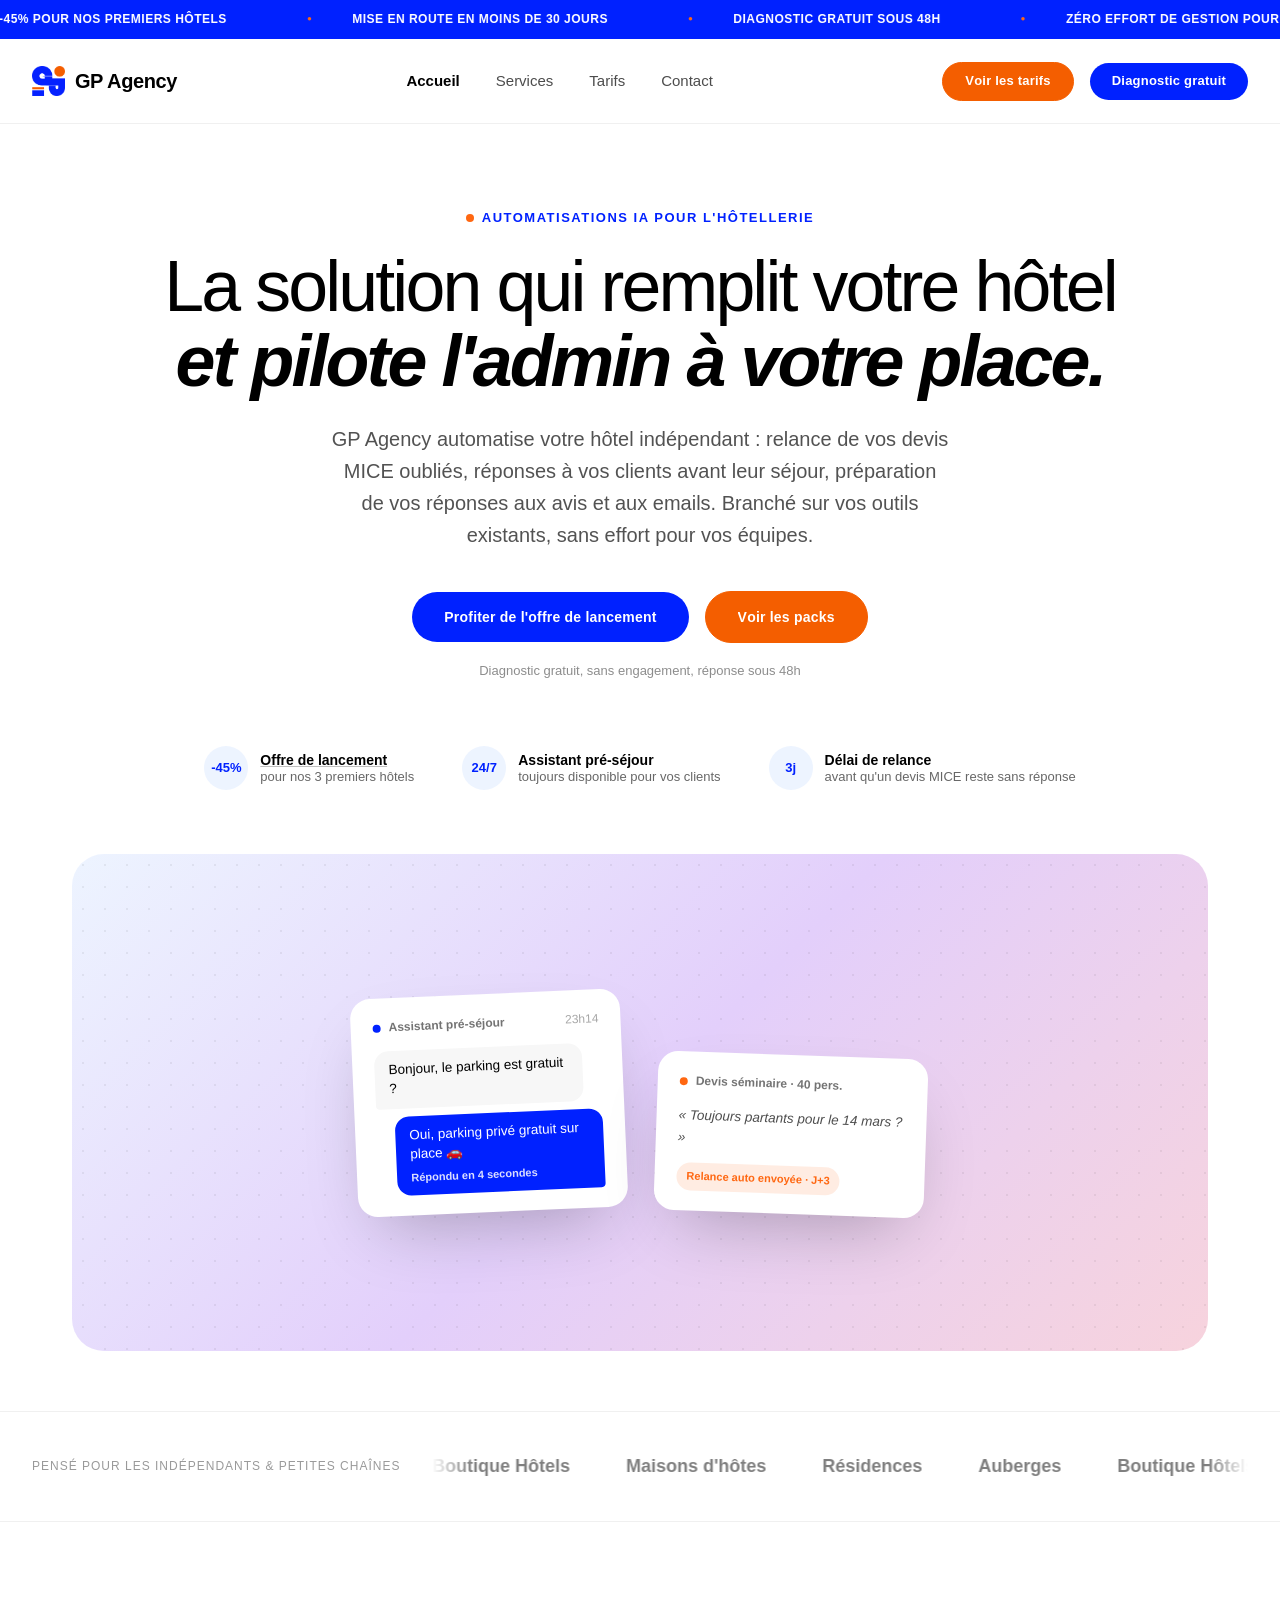
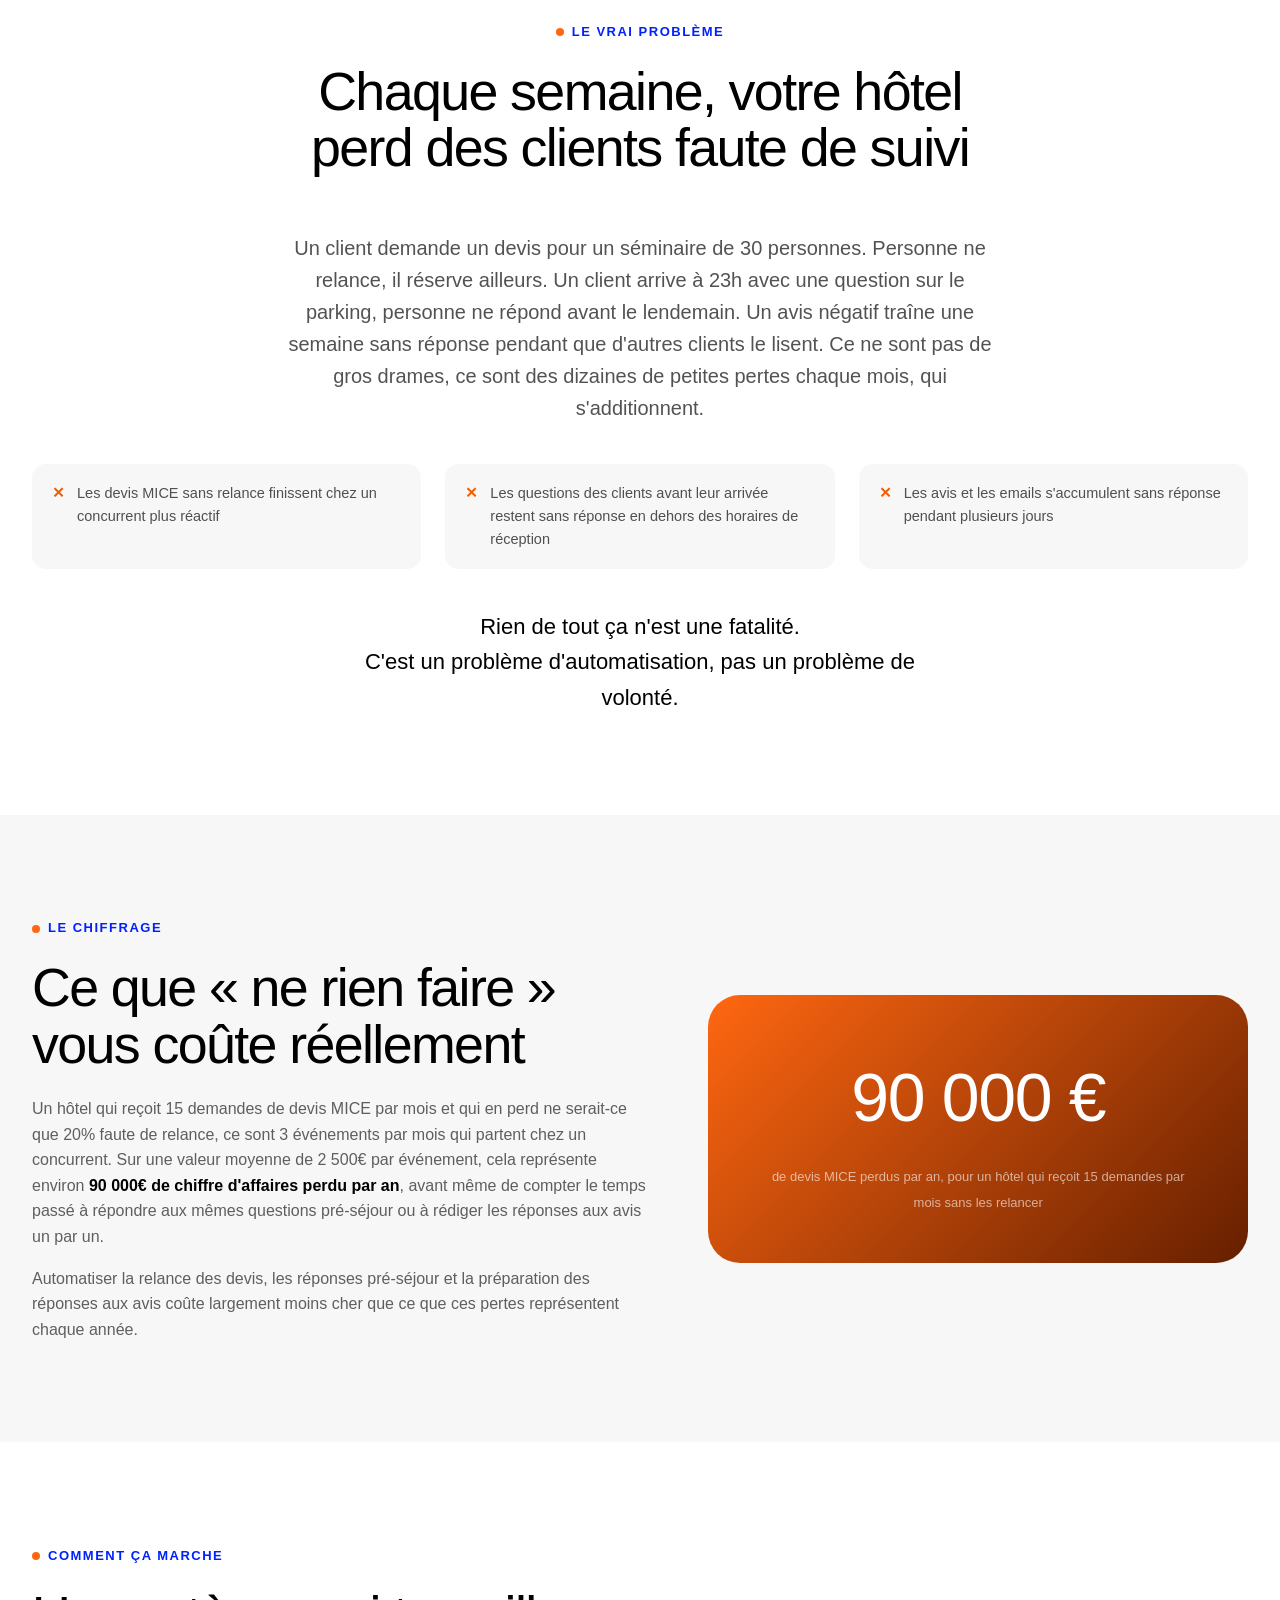
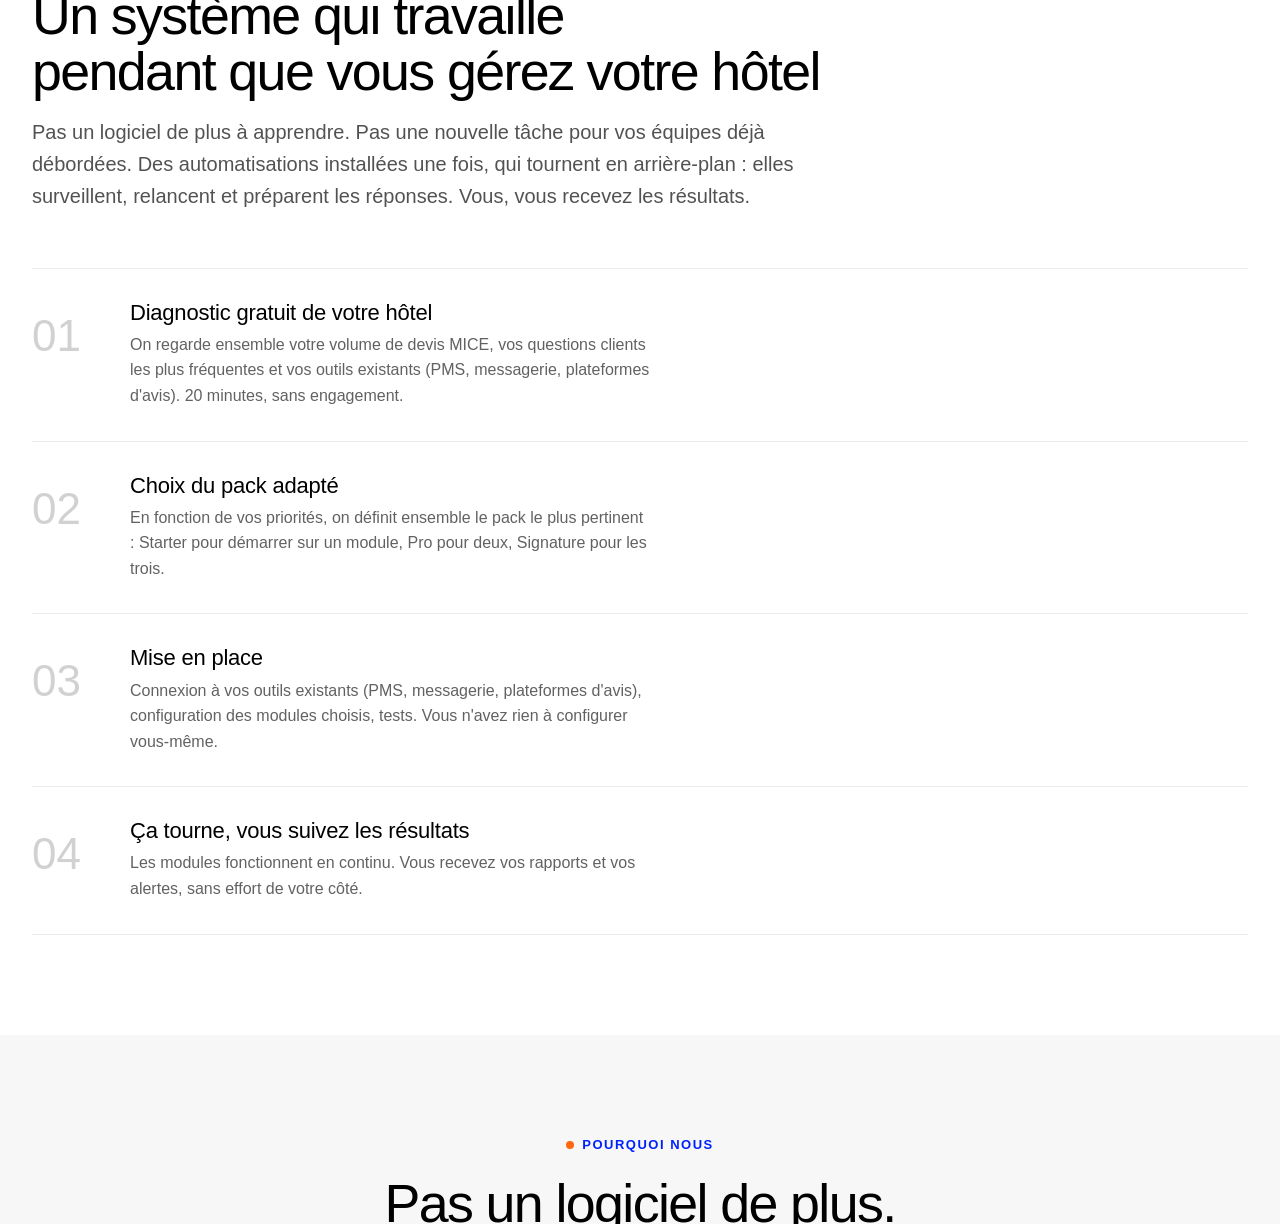
<file: index.html>
<!DOCTYPE html>
<html lang="fr">
<head>
<meta charset="UTF-8">
<meta http-equiv="refresh" content="0; url=accueil.html">
<link rel="canonical" href="accueil.html">
<title>GP Agency</title>
</head>
<body>
<p>Redirection vers <a href="accueil.html">la page d'accueil</a>...</p>
</body>
</html>
</file>
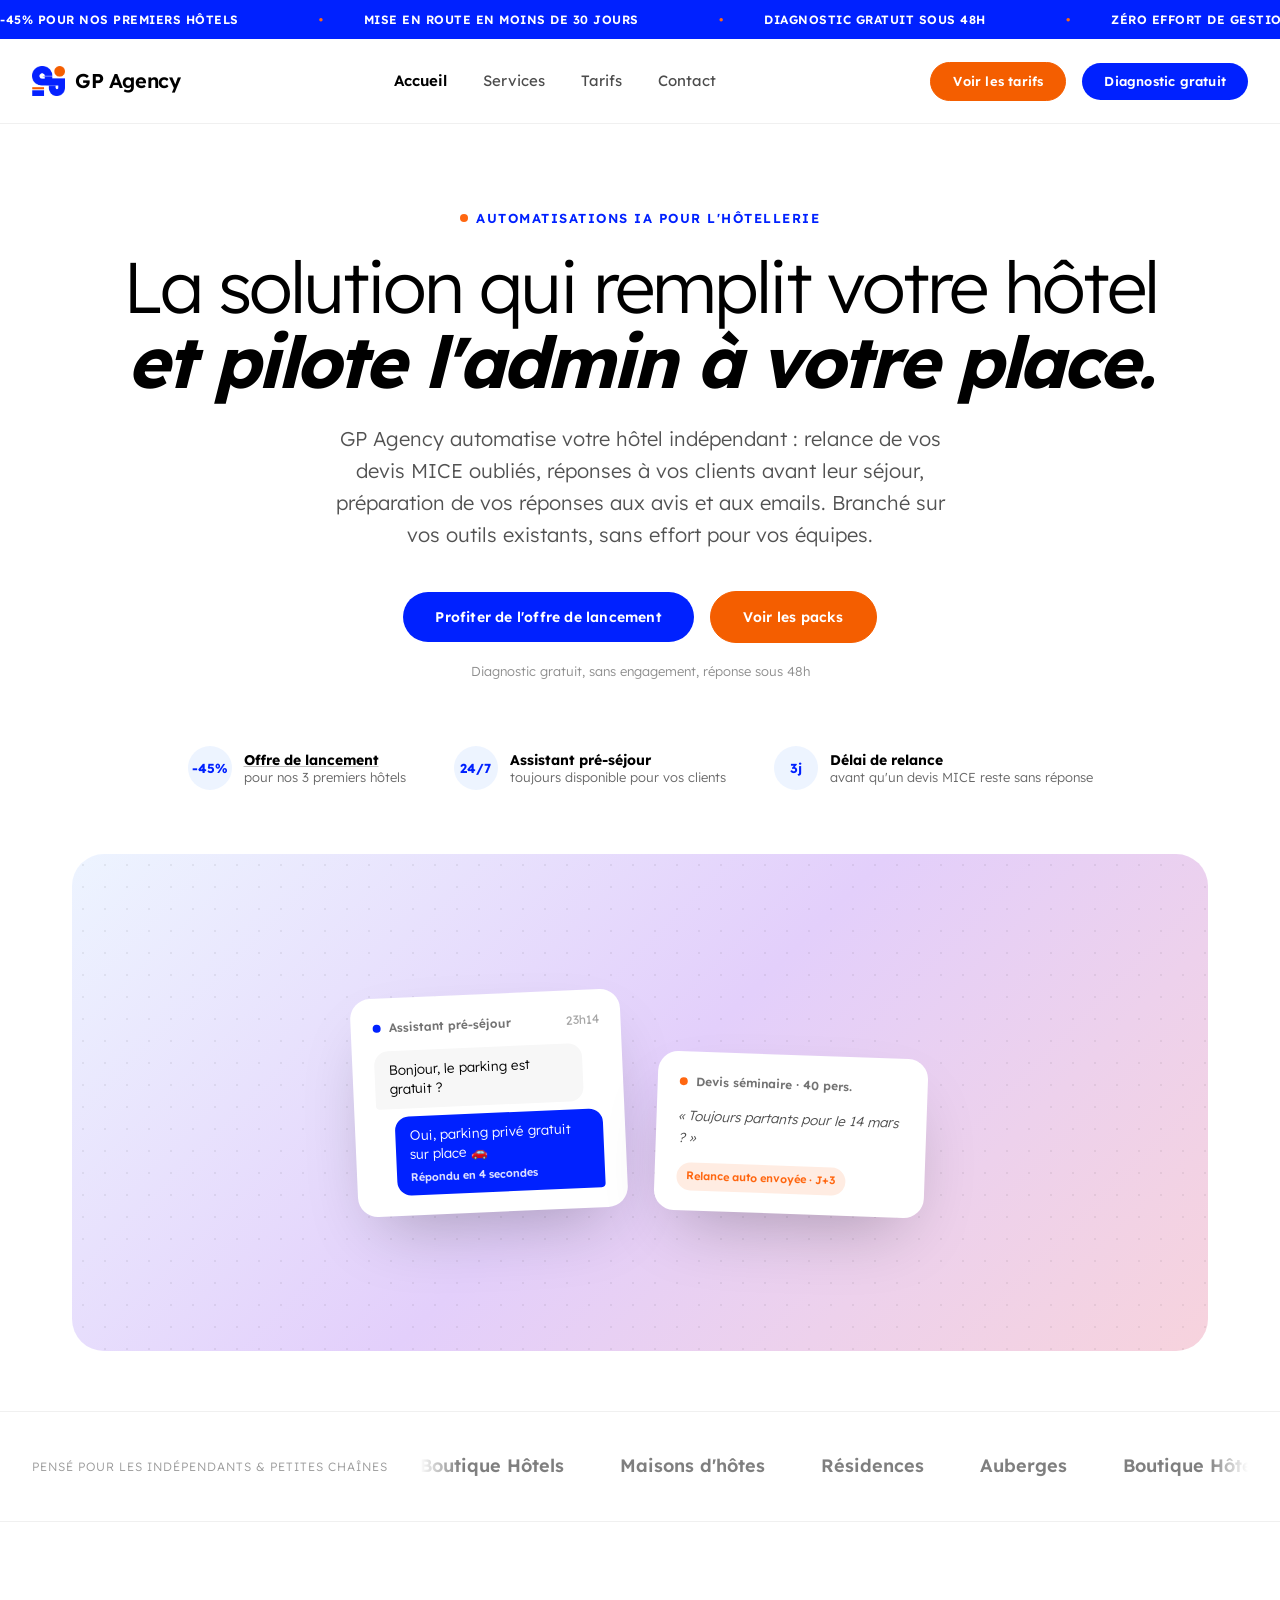
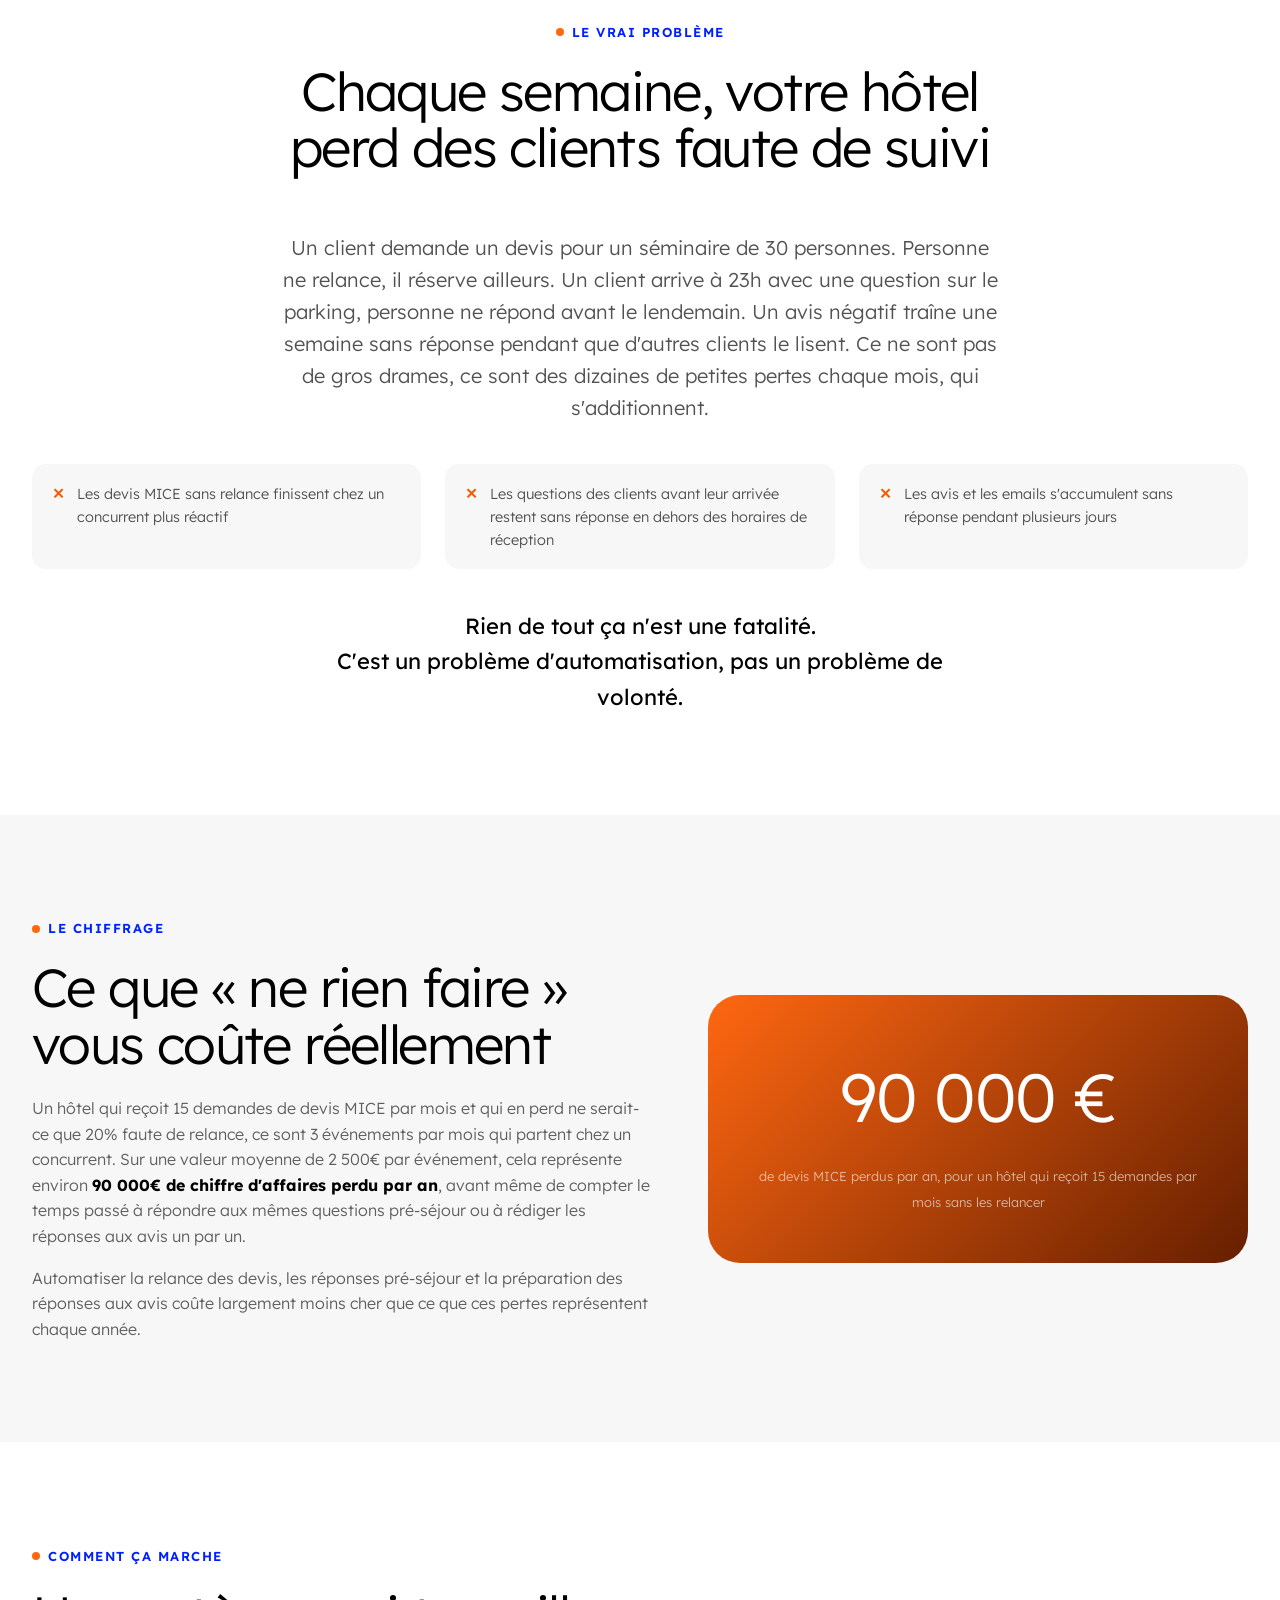
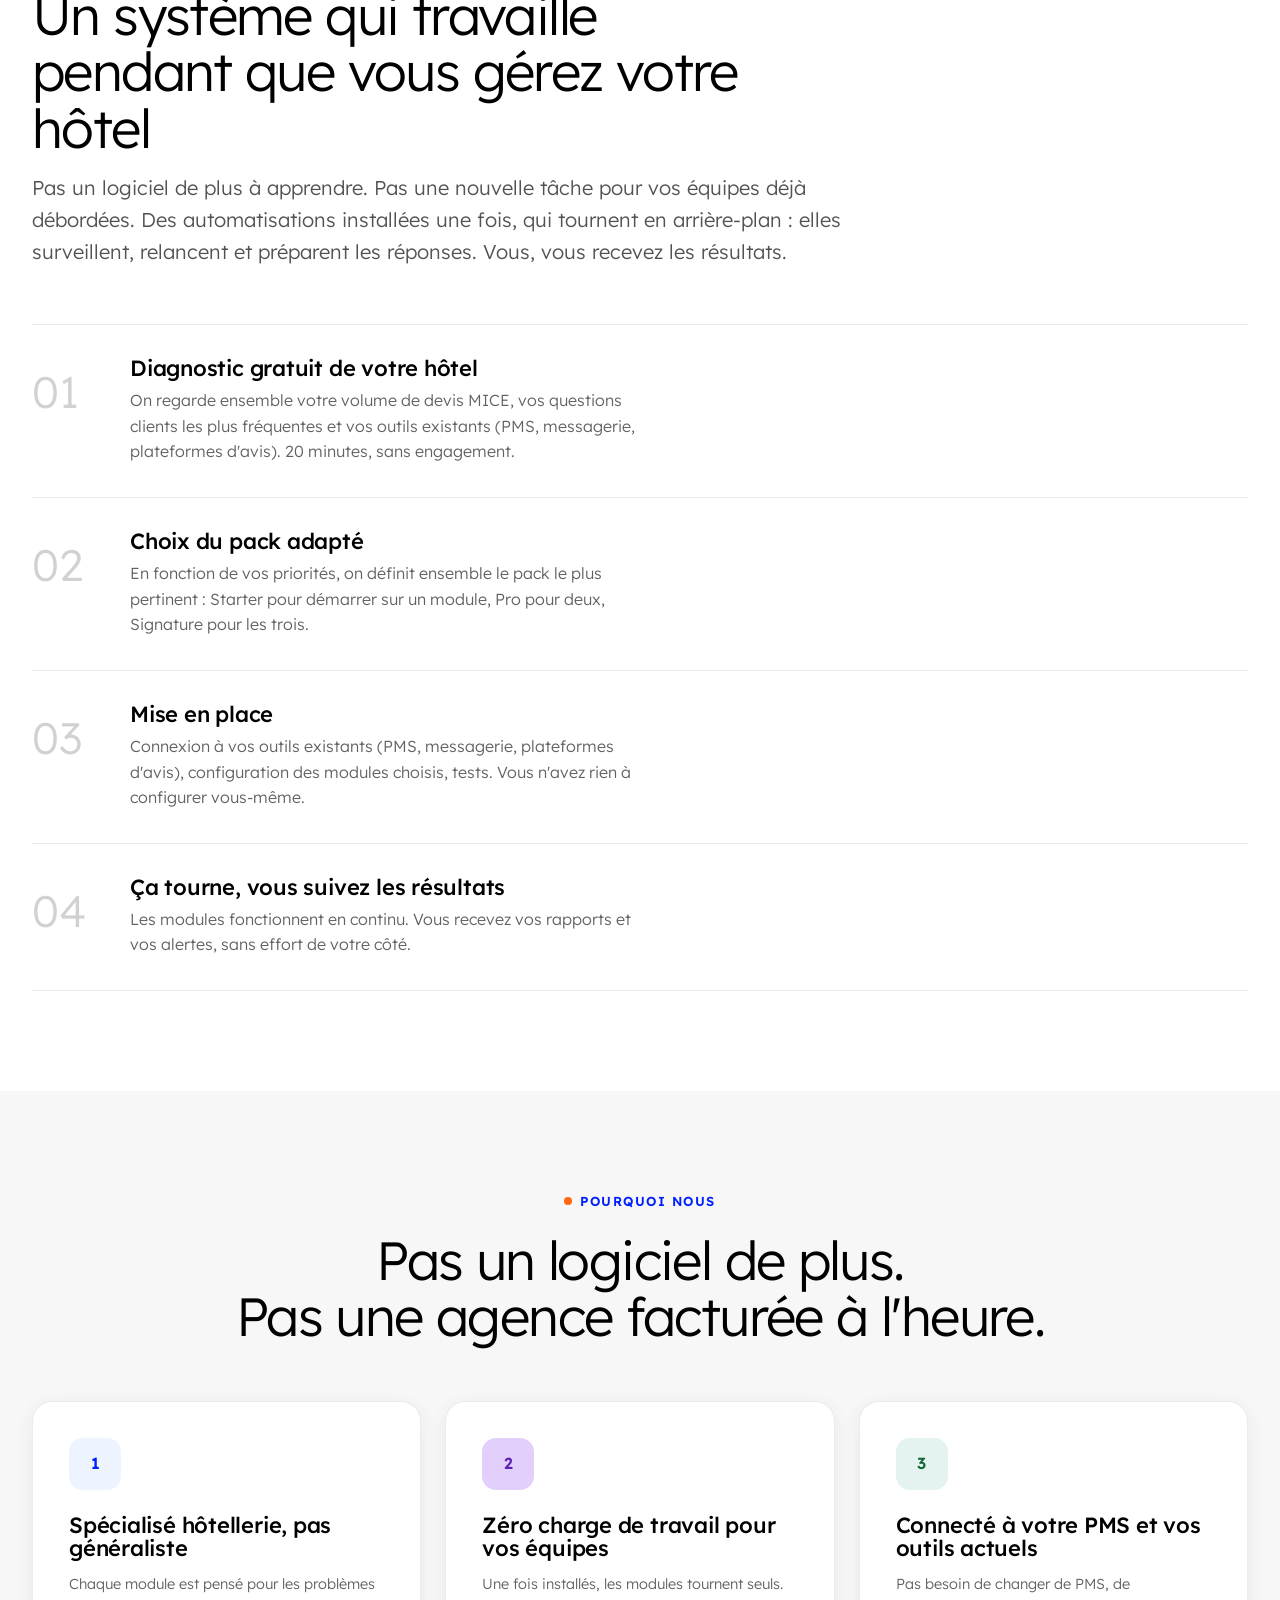
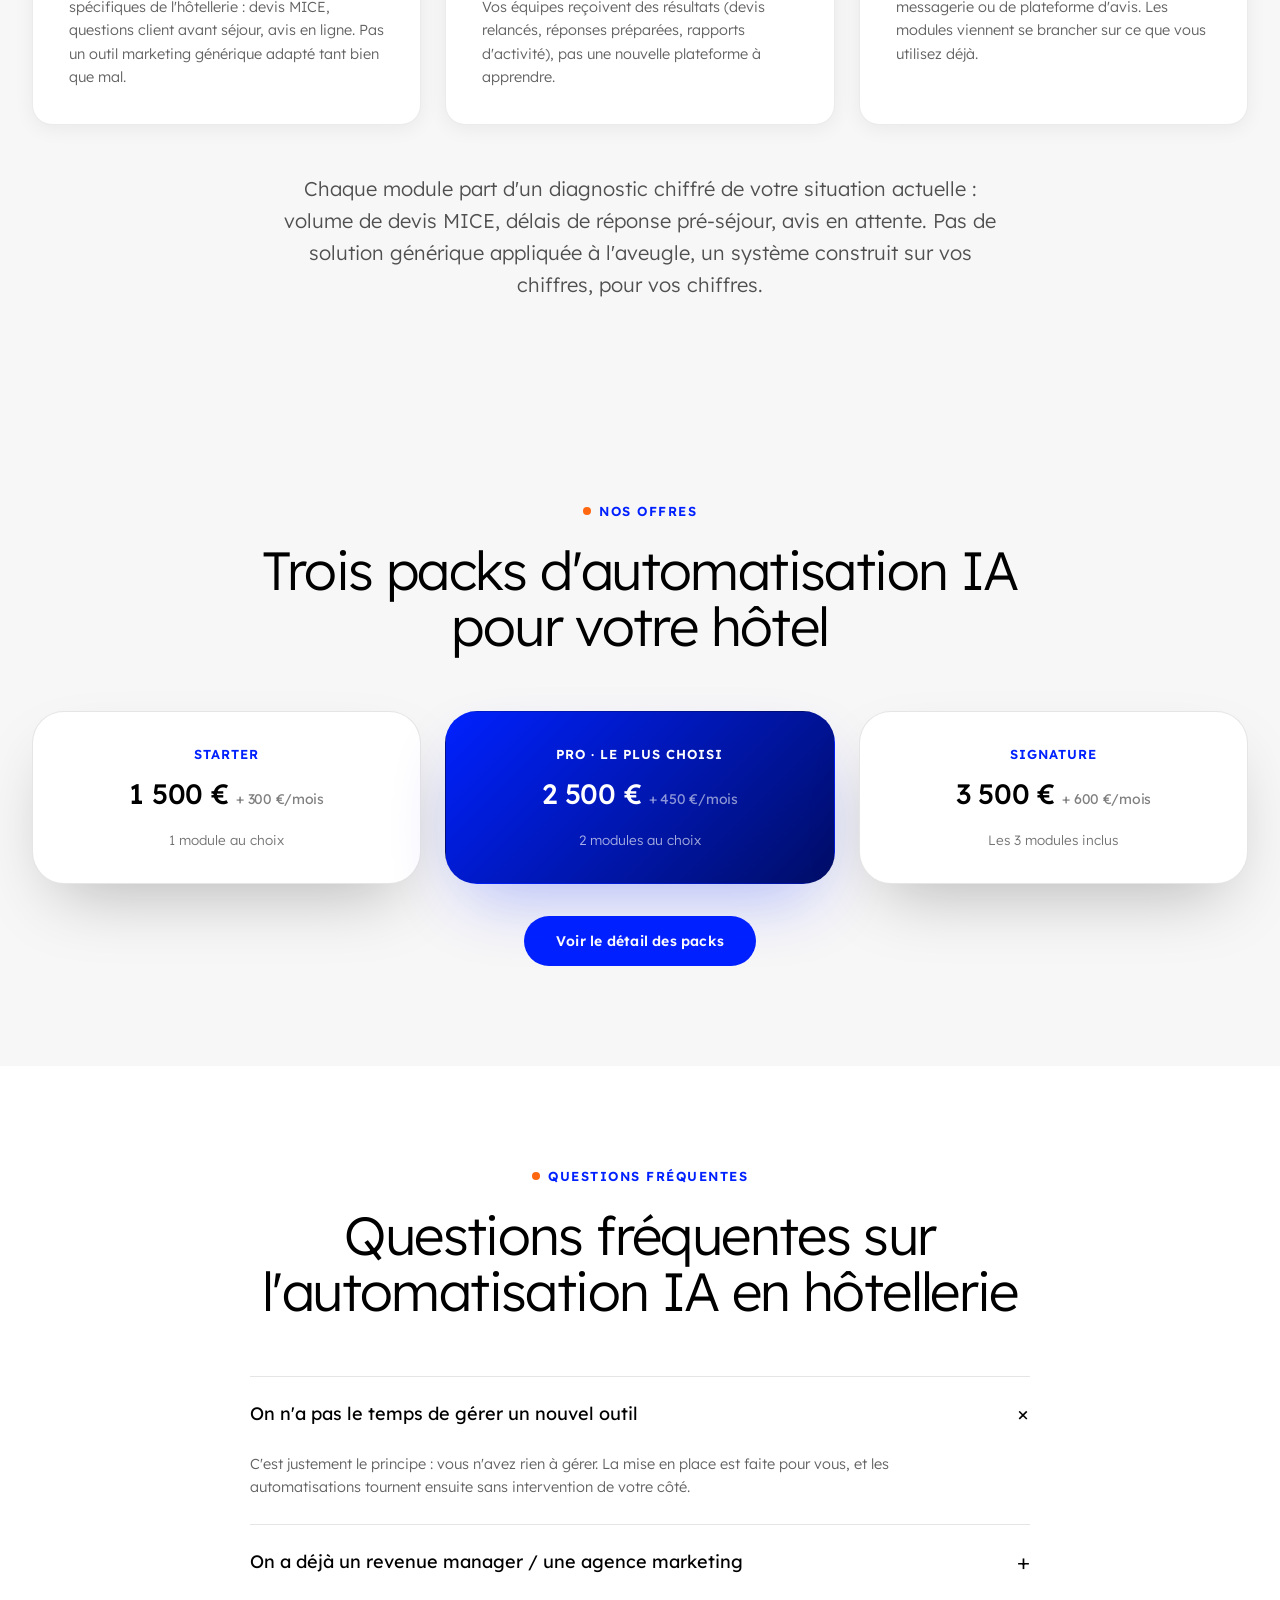
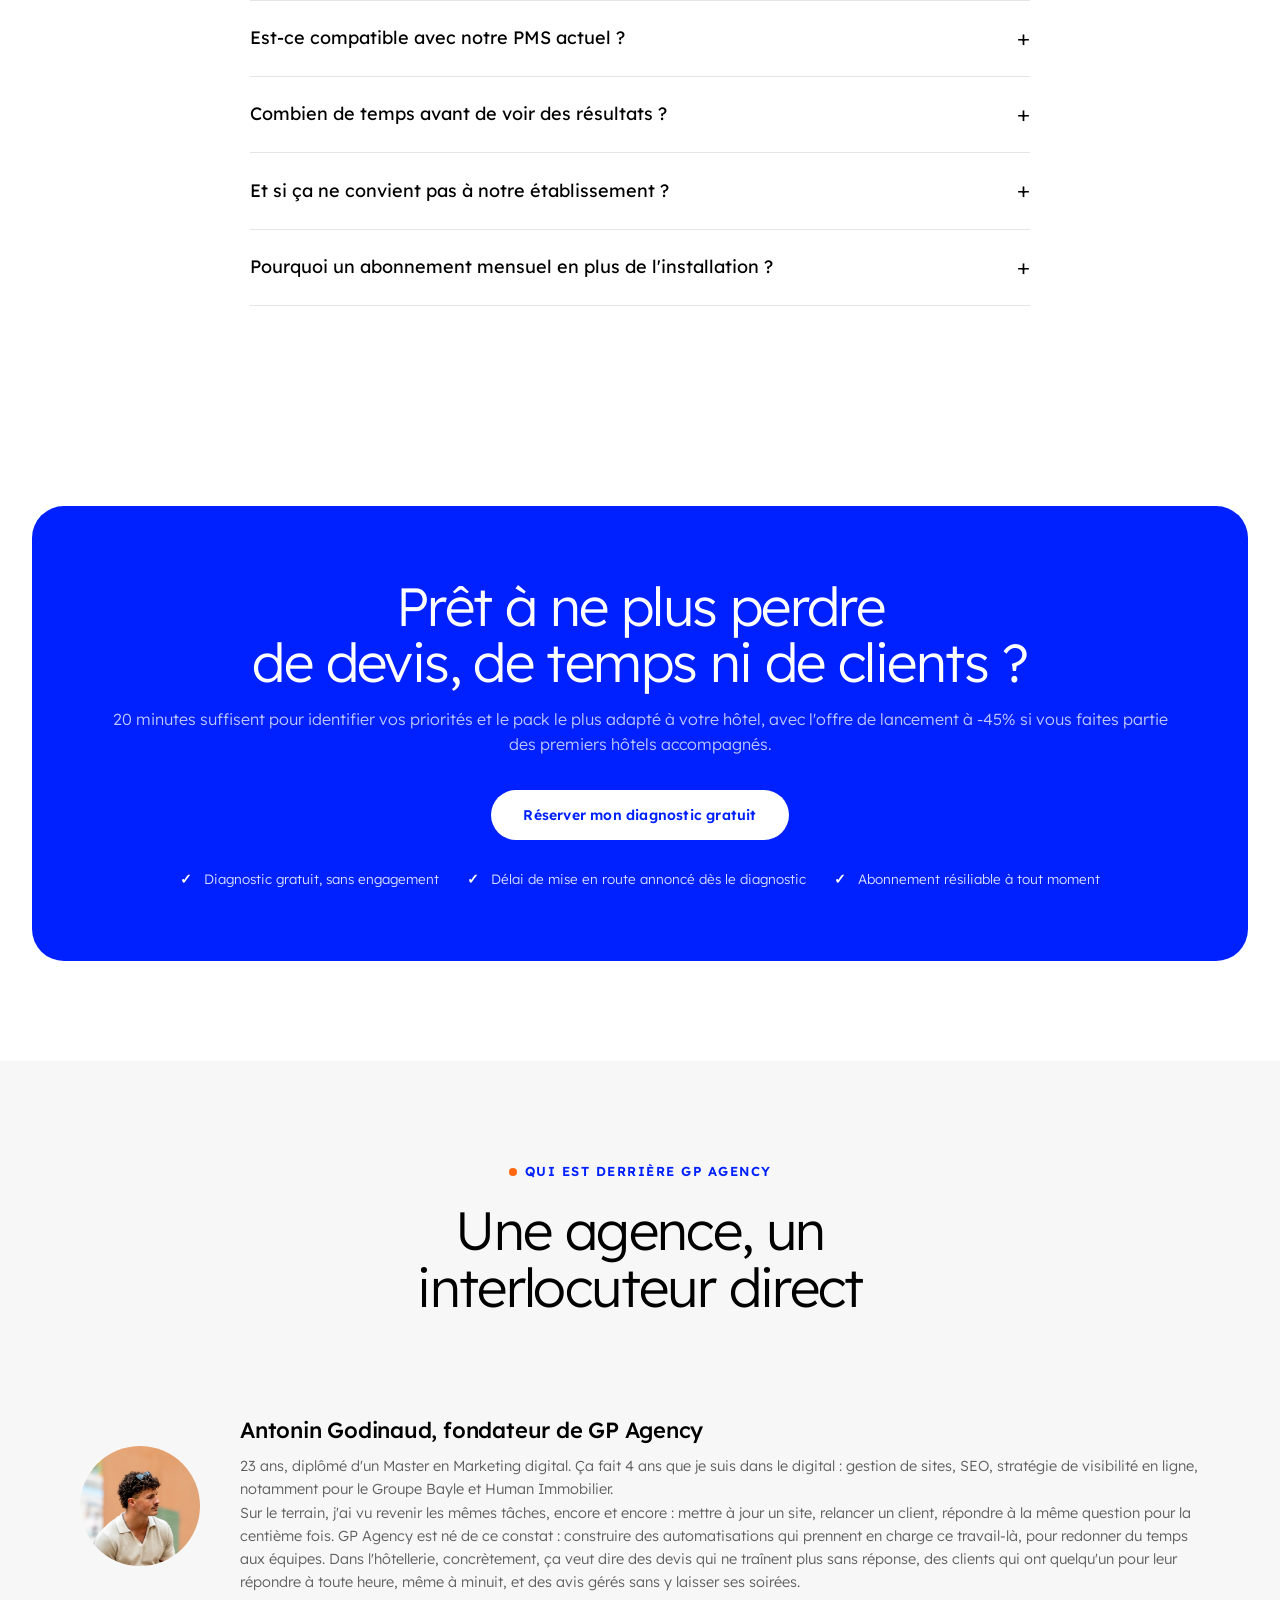
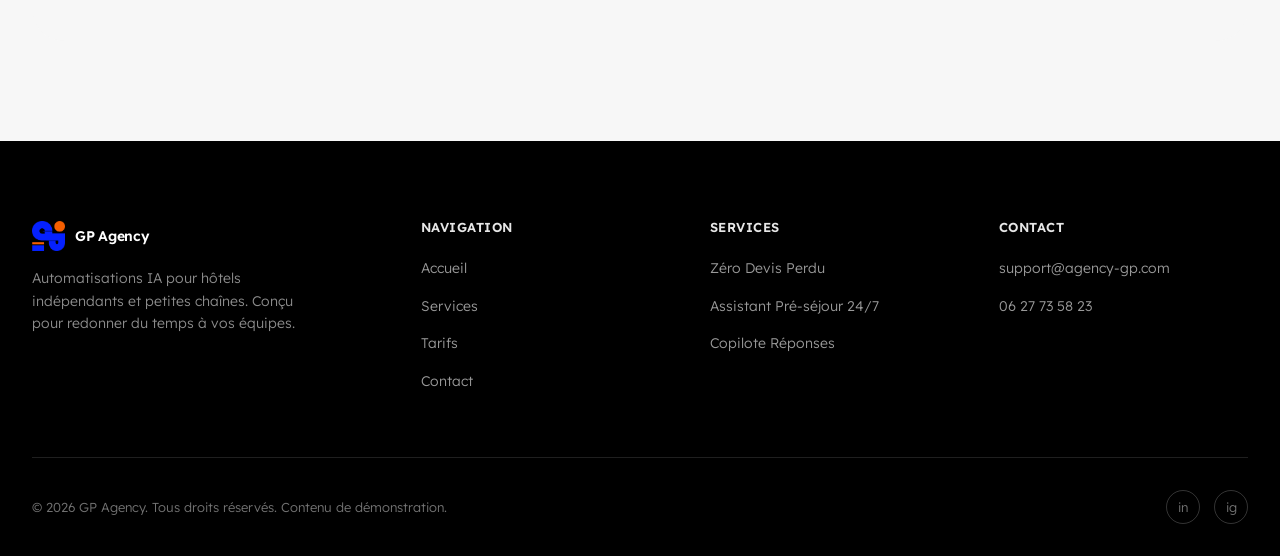
<file: accueil.html>
<!DOCTYPE html>
<html lang="fr">
<head>
<meta charset="UTF-8">
<meta name="viewport" content="width=device-width, initial-scale=1.0">
<title>GP Agency | Automatisations IA pour l'hôtellerie</title>
<meta name="description" content="GP Agency automatise l'hôtellerie : relance des devis MICE oubliés, réponses aux clients avant leur séjour, préparation des réponses aux avis et emails. Offre de lancement -45%.">
<link rel="icon" type="image/png" href="assets/logo.png">
<link rel="stylesheet" href="css/style.css">
</head>
<body>

<a href="offre-lancement.html" class="marquee">
  <div class="marquee-track">
    <span>-45% pour nos premiers hôtels</span>
    <span>Mise en route en moins de 30 jours</span>
    <span>Diagnostic gratuit sous 48h</span>
    <span>Zéro effort de gestion pour vos équipes</span>
  </div>
</a>

<header class="site">
  <nav class="container nav">
    <a href="accueil.html" class="logo"><img src="assets/logo.png" alt="GP Agency" class="logo-mark">GP Agency</a>
    <div class="nav-links" id="nav-links">
      <a href="accueil.html" class="active">Accueil</a>
      <a href="services.html">Services</a>
      <a href="tarifs.html">Tarifs</a>
      <a href="contact.html">Contact</a>
      <div class="nav-links-cta">
        <a href="tarifs.html" class="btn btn-orange">Voir les tarifs</a>
        <a href="contact.html" class="btn btn-primary">Diagnostic gratuit</a>
      </div>
    </div>
    <div class="nav-cta">
      <a href="tarifs.html" class="btn btn-orange btn-sm">Voir les tarifs</a>
      <a href="contact.html" class="btn btn-primary btn-sm">Diagnostic gratuit</a>
    </div>
    <button class="nav-toggle" aria-label="Ouvrir le menu"><span></span><span></span><span></span></button>
  </nav>
</header>

<main>

  <!-- HERO -->
  <section class="hero">
    <div class="container">
      <div class="eyebrow">Automatisations IA pour l'hôtellerie</div>
      <h1 style="font-size:clamp(38px,5.6vw,76px);">La solution qui remplit votre hôtel<br><em>et pilote l'admin à votre place.</em></h1>
      <p class="lead">GP Agency automatise votre hôtel indépendant : relance de vos devis MICE oubliés, réponses à vos clients avant leur séjour, préparation de vos réponses aux avis et aux emails. Branché sur vos outils existants, sans effort pour vos équipes.</p>
      <div class="hero-actions">
        <a href="offre-lancement.html" class="btn btn-primary">Profiter de l'offre de lancement</a>
        <a href="tarifs.html" class="btn btn-orange">Voir les packs</a>
      </div>
      <p class="hero-reassurance">Diagnostic gratuit, sans engagement, réponse sous 48h</p>

      <div class="hero-stats">
        <a href="offre-lancement.html" class="stat stat-link">
          <div class="badge">-45%</div>
          <div class="label"><strong>Offre de lancement</strong>pour nos 3 premiers hôtels</div>
        </a>
        <div class="stat">
          <div class="badge">24/7</div>
          <div class="label"><strong>Assistant pré-séjour</strong>toujours disponible pour vos clients</div>
        </div>
        <div class="stat">
          <div class="badge">3j</div>
          <div class="label"><strong>Délai de relance</strong>avant qu'un devis MICE reste sans réponse</div>
        </div>
      </div>

      <div class="hero-visual" aria-hidden="true">
        <div class="hero-mock hero-mock-chat">
          <div class="hero-mock-head">
            <span class="hero-mock-dot"></span>
            <span>Assistant pré-séjour</span>
            <span class="hero-mock-time">23h14</span>
          </div>
          <div class="hero-mock-bubble guest">Bonjour, le parking est gratuit ?</div>
          <div class="hero-mock-bubble ai">Oui, parking privé gratuit sur place 🚗<span class="hero-mock-tag">Répondu en 4 secondes</span></div>
        </div>
        <div class="hero-mock hero-mock-mail">
          <div class="hero-mock-head">
            <span class="hero-mock-dot orange"></span>
            <span>Devis séminaire · 40 pers.</span>
          </div>
          <p class="hero-mock-mail-line">« Toujours partants pour le 14 mars ? »</p>
          <span class="hero-mock-tag orange">Relance auto envoyée · J+3</span>
        </div>
      </div>
    </div>
  </section>

  <!-- LOGO STRIP -->
  <section class="logo-strip">
    <div class="container">
      <span class="caption">Pensé pour les indépendants &amp; petites chaînes</span>
      <div class="marks">
        <div class="marks-track">
          <span>Boutique&nbsp;Hôtels</span>
          <span>Maisons&nbsp;d'hôtes</span>
          <span>Résidences</span>
          <span>Auberges</span>
        </div>
      </div>
    </div>
  </section>

  <!-- PROBLÈME -->
  <section class="section">
    <div class="container">
      <div class="section-head center" style="margin-left:auto;margin-right:auto;max-width:720px;">
        <div class="eyebrow" style="justify-content:center;display:flex;">Le vrai problème</div>
        <h2>Chaque semaine, votre hôtel<br>perd des clients faute de suivi</h2>
      </div>
      <p class="lead" style="max-width:720px;margin:0 auto;text-align:center;">Un client demande un devis pour un séminaire de 30 personnes. Personne ne relance, il réserve ailleurs. Un client arrive à 23h avec une question sur le parking, personne ne répond avant le lendemain. Un avis négatif traîne une semaine sans réponse pendant que d'autres clients le lisent. Ce ne sont pas de gros drames, ce sont des dizaines de petites pertes chaque mois, qui s'additionnent.</p>

      <ul class="symptom-list">
        <li>Les devis MICE sans relance finissent chez un concurrent plus réactif</li>
        <li>Les questions des clients avant leur arrivée restent sans réponse en dehors des horaires de réception</li>
        <li>Les avis et les emails s'accumulent sans réponse pendant plusieurs jours</li>
      </ul>

      <p class="transition-line">Rien de tout ça n'est une fatalité.<br>C'est un problème d'automatisation, pas un problème de volonté.</p>
    </div>
  </section>

  <!-- COÛT DE L'INACTION -->
  <section class="section section-light">
    <div class="container">
      <div class="cost-grid">
        <div>
          <div class="eyebrow">Le chiffrage</div>
          <h2>Ce que « ne rien faire »<br>vous coûte réellement</h2>
          <p style="margin-top:24px;">Un hôtel qui reçoit 15 demandes de devis MICE par mois et qui en perd ne serait-ce que 20% faute de relance, ce sont 3 événements par mois qui partent chez un concurrent. Sur une valeur moyenne de 2 500€ par événement, cela représente environ <strong style="color:var(--ink);">90 000€ de chiffre d'affaires perdu par an</strong>, avant même de compter le temps passé à répondre aux mêmes questions pré-séjour ou à rédiger les réponses aux avis un par un.</p>
          <p style="margin-top:16px;">Automatiser la relance des devis, les réponses pré-séjour et la préparation des réponses aux avis coûte largement moins cher que ce que ces pertes représentent chaque année.</p>
        </div>
        <div class="cost-callout">
          <span class="cost-callout-figure">90 000 €</span>
          <span class="cost-callout-label">de devis MICE perdus par an, pour un hôtel qui reçoit 15 demandes par mois sans les relancer</span>
        </div>
      </div>
    </div>
  </section>

  <!-- COMMENT ÇA MARCHE -->
  <section class="section">
    <div class="container">
      <div class="section-head" style="max-width:820px;">
        <div class="eyebrow">Comment ça marche</div>
        <h2>Un système qui travaille<br>pendant que vous gérez votre hôtel</h2>
        <p class="lead" style="margin-top:16px;">Pas un logiciel de plus à apprendre. Pas une nouvelle tâche pour vos équipes déjà débordées. Des automatisations installées une fois, qui tournent en arrière-plan : elles surveillent, relancent et préparent les réponses. Vous, vous recevez les résultats.</p>
      </div>

      <div class="steps">
        <div class="step">
          <div class="num">01</div>
          <div>
            <h3>Diagnostic gratuit de votre hôtel</h3>
            <p>On regarde ensemble votre volume de devis MICE, vos questions clients les plus fréquentes et vos outils existants (PMS, messagerie, plateformes d'avis). 20 minutes, sans engagement.</p>
          </div>
        </div>
        <div class="step">
          <div class="num">02</div>
          <div>
            <h3>Choix du pack adapté</h3>
            <p>En fonction de vos priorités, on définit ensemble le pack le plus pertinent : Starter pour démarrer sur un module, Pro pour deux, Signature pour les trois.</p>
          </div>
        </div>
        <div class="step">
          <div class="num">03</div>
          <div>
            <h3>Mise en place</h3>
            <p>Connexion à vos outils existants (PMS, messagerie, plateformes d'avis), configuration des modules choisis, tests. Vous n'avez rien à configurer vous-même.</p>
          </div>
        </div>
        <div class="step">
          <div class="num">04</div>
          <div>
            <h3>Ça tourne, vous suivez les résultats</h3>
            <p>Les modules fonctionnent en continu. Vous recevez vos rapports et vos alertes, sans effort de votre côté.</p>
          </div>
        </div>
      </div>
    </div>
  </section>

  <!-- POURQUOI NOUS -->
  <section class="section section-light">
    <div class="container">
      <div class="section-head center" style="margin-left:auto;margin-right:auto;max-width:820px;">
        <div class="eyebrow" style="justify-content:center;display:flex;">Pourquoi nous</div>
        <h2>Pas un logiciel de plus.<br>Pas une agence facturée à l'heure.</h2>
      </div>

      <div class="grid grid-3">
        <div class="card c1">
          <div class="icon"><span style="font-family:var(--font-display);font-weight:600;color:var(--blue);">1</span></div>
          <h3>Spécialisé hôtellerie, pas généraliste</h3>
          <p>Chaque module est pensé pour les problèmes spécifiques de l'hôtellerie : devis MICE, questions client avant séjour, avis en ligne. Pas un outil marketing générique adapté tant bien que mal.</p>
        </div>
        <div class="card c2">
          <div class="icon"><span style="font-family:var(--font-display);font-weight:600;color:#5b21b6;">2</span></div>
          <h3>Zéro charge de travail pour vos équipes</h3>
          <p>Une fois installés, les modules tournent seuls. Vos équipes reçoivent des résultats (devis relancés, réponses préparées, rapports d'activité), pas une nouvelle plateforme à apprendre.</p>
        </div>
        <div class="card c3">
          <div class="icon"><span style="font-family:var(--font-display);font-weight:600;color:#166534;">3</span></div>
          <h3>Connecté à votre PMS et vos outils actuels</h3>
          <p>Pas besoin de changer de PMS, de messagerie ou de plateforme d'avis. Les modules viennent se brancher sur ce que vous utilisez déjà.</p>
        </div>
      </div>

      <p class="lead" style="max-width:720px;margin:48px auto 0;text-align:center;">Chaque module part d'un diagnostic chiffré de votre situation actuelle : volume de devis MICE, délais de réponse pré-séjour, avis en attente. Pas de solution générique appliquée à l'aveugle, un système construit sur vos chiffres, pour vos chiffres.</p>
    </div>
  </section>

  <!-- OFFRES (teaser) -->
  <section class="section section-light">
    <div class="container">
      <div class="section-head center" style="margin-left:auto;margin-right:auto;max-width:820px;">
        <div class="eyebrow" style="justify-content:center;display:flex;">Nos offres</div>
        <h2>Trois packs d'automatisation IA<br>pour votre hôtel</h2>
      </div>

      <div class="offer-stack">
        <div class="offer-stack-item">
          <a href="tarifs.html#pack-starter" class="offer-item">
            <span class="offer-name">Starter</span>
            <span class="offer-price">1 500&nbsp;€ <small>+ 300&nbsp;€/mois</small></span>
            <span class="offer-hint">1 module au choix</span>
          </a>
        </div>
        <div class="offer-stack-item">
          <a href="tarifs.html#pack-pro" class="offer-item featured">
            <span class="offer-name">Pro · le plus choisi</span>
            <span class="offer-price">2 500&nbsp;€ <small>+ 450&nbsp;€/mois</small></span>
            <span class="offer-hint">2 modules au choix</span>
          </a>
        </div>
        <div class="offer-stack-item">
          <a href="tarifs.html#pack-signature" class="offer-item">
            <span class="offer-name">Signature</span>
            <span class="offer-price">3 500&nbsp;€ <small>+ 600&nbsp;€/mois</small></span>
            <span class="offer-hint">Les 3 modules inclus</span>
          </a>
        </div>
      </div>

      <div style="text-align:center;margin-top:32px;">
        <a href="tarifs.html" class="btn btn-primary">Voir le détail des packs</a>
      </div>
    </div>
  </section>

  <!-- FAQ -->
  <section class="section">
    <div class="container" style="max-width: 960px;">
      <div class="section-head center" style="margin-left:auto;margin-right:auto;max-width:960px;">
        <div class="eyebrow" style="justify-content:center;display:flex;">Questions fréquentes</div>
        <h2>Questions fréquentes sur<br>l'automatisation IA en hôtellerie</h2>
      </div>

      <div class="faq-list" style="max-width:780px;margin-left:auto;margin-right:auto;">
        <div class="faq-item open">
          <h3 class="faq-q-heading"><button class="faq-q"><span>On n'a pas le temps de gérer un nouvel outil</span><span class="plus">+</span></button></h3>
          <div class="faq-a"><p>C'est justement le principe : vous n'avez rien à gérer. La mise en place est faite pour vous, et les automatisations tournent ensuite sans intervention de votre côté.</p></div>
        </div>
        <div class="faq-item">
          <h3 class="faq-q-heading"><button class="faq-q"><span>On a déjà un revenue manager / une agence marketing</span><span class="plus">+</span></button></h3>
          <div class="faq-a"><p>Ces automatisations ne remplacent pas un revenue manager ni un chargé de clientèle, elles les déchargent des tâches répétitives (relances de devis, réponses aux questions clients, rédaction des réponses aux avis) pour qu'ils se concentrent sur ce qui compte vraiment.</p></div>
        </div>
        <div class="faq-item">
          <h3 class="faq-q-heading"><button class="faq-q"><span>Est-ce compatible avec notre PMS actuel ?</span><span class="plus">+</span></button></h3>
          <div class="faq-a"><p>Les automatisations sont conçues pour se connecter aux outils déjà en place (PMS, messagerie, plateformes d'avis). Le diagnostic gratuit permet de vérifier la compatibilité avant tout engagement.</p></div>
        </div>
        <div class="faq-item">
          <h3 class="faq-q-heading"><button class="faq-q"><span>Combien de temps avant de voir des résultats ?</span><span class="plus">+</span></button></h3>
          <div class="faq-a"><p>La mise en place complète prend généralement moins de 30 jours. Les premiers résultats des relances et des réponses automatisées sont visibles dès la première semaine de fonctionnement.</p></div>
        </div>
        <div class="faq-item">
          <h3 class="faq-q-heading"><button class="faq-q"><span>Et si ça ne convient pas à notre établissement ?</span><span class="plus">+</span></button></h3>
          <div class="faq-a"><p>Le diagnostic initial est gratuit et sans engagement. Il permet de vérifier, avant toute chose, que les automatisations sont pertinentes pour votre volume de réservations et votre organisation.</p></div>
        </div>
        <div class="faq-item">
          <h3 class="faq-q-heading"><button class="faq-q"><span>Pourquoi un abonnement mensuel en plus de l'installation ?</span><span class="plus">+</span></button></h3>
          <div class="faq-a"><p>L'abonnement couvre le suivi, l'optimisation continue des modules actifs et leur maintenance technique, quel que soit le pack choisi, pas seulement la mise en place initiale.</p></div>
        </div>
      </div>
    </div>
  </section>

  <!-- CTA FINAL -->
  <section class="section">
    <div class="container">
      <div class="cta-banner">
        <h2>Prêt à ne plus perdre<br>de devis, de temps ni de clients ?</h2>
        <p>20 minutes suffisent pour identifier vos priorités et le pack le plus adapté à votre hôtel, avec l'offre de lancement à -45% si vous faites partie des premiers hôtels accompagnés.</p>
        <a href="contact.html" class="btn btn-primary">Réserver mon diagnostic gratuit</a>
        <ul class="check-list">
          <li>Diagnostic gratuit, sans engagement</li>
          <li>Délai de mise en route annoncé dès le diagnostic</li>
          <li>Abonnement résiliable à tout moment</li>
        </ul>
      </div>
    </div>
  </section>

  <!-- À PROPOS -->
  <section class="section section-light">
    <div class="container">
      <div class="section-head center" style="margin-left:auto;margin-right:auto;">
        <div class="eyebrow" style="justify-content:center;display:flex;">Qui est derrière GP Agency</div>
        <h2>Une agence, un interlocuteur direct</h2>
      </div>
      <div class="founder">
        <img src="assets/antonin-godinaud.jpg" alt="Antonin Godinaud, fondateur de GP Agency" class="founder-avatar">
        <div>
          <h3>Antonin Godinaud, fondateur de GP Agency</h3>
          <p>23 ans, diplômé d'un Master en Marketing digital. Ça fait 4 ans que je suis dans le digital : gestion de sites, SEO, stratégie de visibilité en ligne, notamment pour le Groupe Bayle et Human Immobilier.</p>
          <p>Sur le terrain, j'ai vu revenir les mêmes tâches, encore et encore : mettre à jour un site, relancer un client, répondre à la même question pour la centième fois. GP Agency est né de ce constat : construire des automatisations qui prennent en charge ce travail-là, pour redonner du temps aux équipes. Dans l'hôtellerie, concrètement, ça veut dire des devis qui ne traînent plus sans réponse, des clients qui ont quelqu'un pour leur répondre à toute heure, même à minuit, et des avis gérés sans y laisser ses soirées.</p>
        </div>
      </div>
    </div>
  </section>

</main>

<footer class="site">
  <div class="container">
    <div class="footer-top">
      <div>
        <a href="accueil.html" class="logo" style="color:#fff;"><img src="assets/logo.png" alt="GP Agency" class="logo-mark">GP Agency</a>
        <p>Automatisations IA pour hôtels indépendants et petites chaînes. Conçu pour redonner du temps à vos équipes.</p>
      </div>
      <div>
        <h4>Navigation</h4>
        <ul>
          <li><a href="accueil.html">Accueil</a></li>
          <li><a href="services.html">Services</a></li>
          <li><a href="tarifs.html">Tarifs</a></li>
          <li><a href="contact.html">Contact</a></li>
        </ul>
      </div>
      <div>
        <h4>Services</h4>
        <ul>
          <li><a href="services.html">Zéro Devis Perdu</a></li>
          <li><a href="services.html">Assistant Pré-séjour 24/7</a></li>
          <li><a href="services.html">Copilote Réponses</a></li>
        </ul>
      </div>
      <div>
        <h4>Contact</h4>
        <ul>
          <li><a href="mailto:support@agency-gp.com">support@agency-gp.com</a></li>
          <li><a href="tel:+33627735823">06 27 73 58 23</a></li>
        </ul>
      </div>
    </div>
    <div class="footer-bottom">
      <span>© 2026 GP Agency. Tous droits réservés. Contenu de démonstration.</span>
      <div class="socials">
        <a href="#" aria-label="LinkedIn">in</a>
        <a href="#" aria-label="Instagram">ig</a>
      </div>
    </div>
  </div>
</footer>

<div class="launch-sticky" id="launch-sticky">
  <button type="button" class="launch-sticky-close" aria-label="Fermer le rappel de l'offre de lancement">&times;</button>
  <a href="offre-lancement.html" class="launch-sticky-link">
    <span class="launch-sticky-badge">-45%</span>
    <span class="launch-sticky-text"><strong>Offre de lancement</strong>3 hôtels fondateurs seulement</span>
  </a>
</div>

<script src="js/main.js"></script>
</body>
</html>
</file>
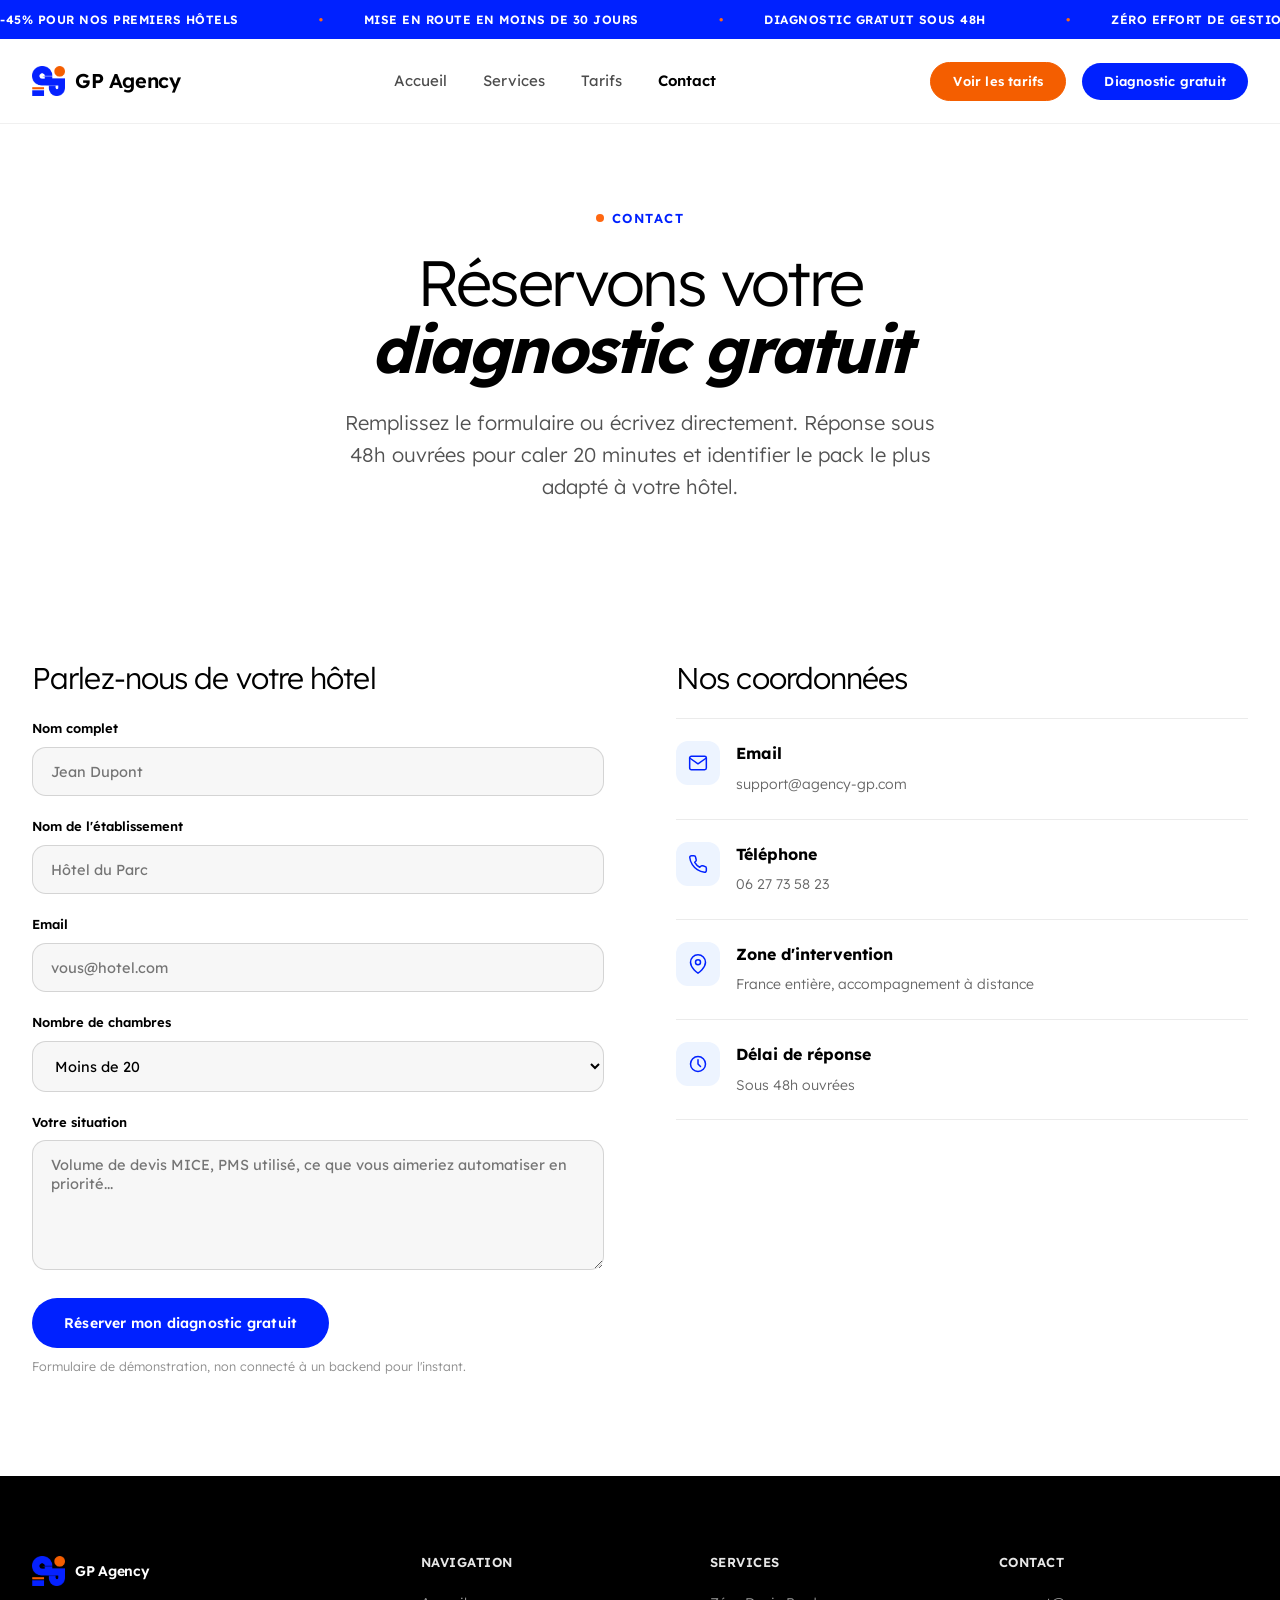
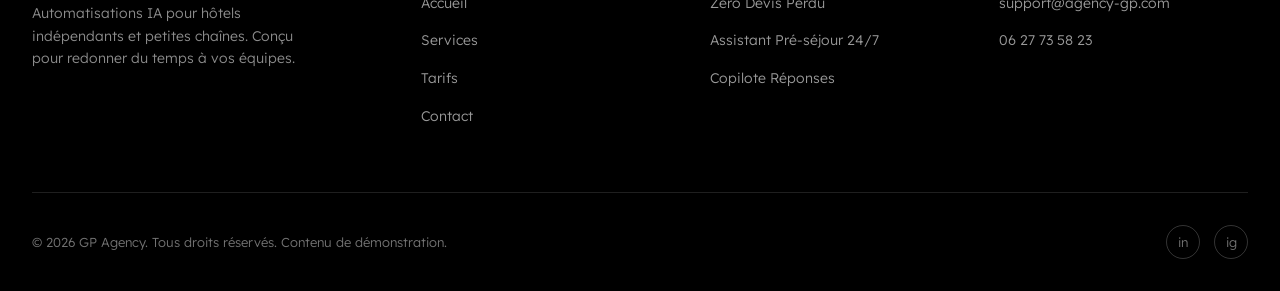
<file: contact.html>
<!DOCTYPE html>
<html lang="fr">
<head>
<meta charset="UTF-8">
<meta name="viewport" content="width=device-width, initial-scale=1.0">
<title>Contact | GP Agency</title>
<meta name="description" content="Réservez un diagnostic gratuit pour identifier vos priorités et le pack d'automatisation IA le plus adapté à votre hôtel. Offre de lancement -45% pour les premiers hôtels.">
<link rel="icon" type="image/png" href="assets/logo.png">
<link rel="stylesheet" href="css/style.css">
</head>
<body>

<a href="offre-lancement.html" class="marquee">
  <div class="marquee-track">
    <span>-45% pour nos premiers hôtels</span>
    <span>Mise en route en moins de 30 jours</span>
    <span>Diagnostic gratuit sous 48h</span>
    <span>Zéro effort de gestion pour vos équipes</span>
  </div>
</a>

<header class="site">
  <nav class="container nav">
    <a href="accueil.html" class="logo"><img src="assets/logo.png" alt="GP Agency" class="logo-mark">GP Agency</a>
    <div class="nav-links" id="nav-links">
      <a href="accueil.html">Accueil</a>
      <a href="services.html">Services</a>
      <a href="tarifs.html">Tarifs</a>
      <a href="contact.html" class="active">Contact</a>
      <div class="nav-links-cta">
        <a href="tarifs.html" class="btn btn-orange">Voir les tarifs</a>
        <a href="contact.html" class="btn btn-primary">Diagnostic gratuit</a>
      </div>
    </div>
    <div class="nav-cta">
      <a href="tarifs.html" class="btn btn-orange btn-sm">Voir les tarifs</a>
      <a href="contact.html" class="btn btn-primary btn-sm">Diagnostic gratuit</a>
    </div>
    <button class="nav-toggle" aria-label="Ouvrir le menu"><span></span><span></span><span></span></button>
  </nav>
</header>

<main>

  <section class="hero" style="padding-bottom: 20px;">
    <div class="container">
      <div class="eyebrow">Contact</div>
      <h1 style="font-size:clamp(38px,5vw,64px);">Réservons votre<br><em>diagnostic gratuit</em></h1>
      <p class="lead">Remplissez le formulaire ou écrivez directement. Réponse sous 48h ouvrées pour caler 20 minutes et identifier le pack le plus adapté à votre hôtel.</p>
    </div>
  </section>

  <section class="section">
    <div class="container">
      <div class="contact-grid">

        <form id="contact-form">
          <h2 style="font-size:clamp(24px,2.4vw,30px);margin-bottom:24px;">Parlez-nous de votre hôtel</h2>
          <div class="form-field">
            <label for="name">Nom complet</label>
            <input type="text" id="name" name="name" placeholder="Jean Dupont" required>
          </div>
          <div class="form-field">
            <label for="hotel">Nom de l'établissement</label>
            <input type="text" id="hotel" name="hotel" placeholder="Hôtel du Parc">
          </div>
          <div class="form-field">
            <label for="email">Email</label>
            <input type="email" id="email" name="email" placeholder="vous@hotel.com" required>
          </div>
          <div class="form-field">
            <label for="rooms">Nombre de chambres</label>
            <select id="rooms" name="rooms">
              <option>Moins de 20</option>
              <option>20 à 60</option>
              <option>Plus de 60 / multi-sites</option>
            </select>
          </div>
          <div class="form-field">
            <label for="message">Votre situation</label>
            <textarea id="message" name="message" placeholder="Volume de devis MICE, PMS utilisé, ce que vous aimeriez automatiser en priorité..."></textarea>
          </div>
          <button type="submit" class="btn btn-primary">Réserver mon diagnostic gratuit</button>
          <p class="form-note">Formulaire de démonstration, non connecté à un backend pour l'instant.</p>
        </form>

        <div>
          <h2 style="font-size:clamp(24px,2.4vw,30px);margin-bottom:24px;">Nos coordonnées</h2>
          <div class="contact-info-item">
            <div class="icon-wrap">
              <svg viewBox="0 0 24 24" fill="none" stroke-width="1.8" stroke-linecap="round" stroke-linejoin="round"><path d="M4 4h16v16H4z" opacity="0"/><path d="M22 6l-10 7L2 6"/><rect x="2" y="4" width="20" height="16" rx="2"/></svg>
            </div>
            <div><strong>Email</strong><span>support@agency-gp.com</span></div>
          </div>
          <div class="contact-info-item">
            <div class="icon-wrap">
              <svg viewBox="0 0 24 24" fill="none" stroke-width="1.8" stroke-linecap="round" stroke-linejoin="round"><path d="M22 16.92v3a2 2 0 0 1-2.18 2 19.79 19.79 0 0 1-8.63-3.07 19.5 19.5 0 0 1-6-6 19.79 19.79 0 0 1-3.07-8.67A2 2 0 0 1 4.11 2h3a2 2 0 0 1 2 1.72c.13.96.36 1.9.68 2.81a2 2 0 0 1-.45 2.11L8.09 9.91a16 16 0 0 0 6 6l1.27-1.27a2 2 0 0 1 2.11-.45c.91.32 1.85.55 2.81.68A2 2 0 0 1 22 16.92z"/></svg>
            </div>
            <div><strong>Téléphone</strong><span>06 27 73 58 23</span></div>
          </div>
          <div class="contact-info-item">
            <div class="icon-wrap">
              <svg viewBox="0 0 24 24" fill="none" stroke-width="1.8" stroke-linecap="round" stroke-linejoin="round"><path d="M21 10c0 7-9 13-9 13s-9-6-9-13a9 9 0 0 1 18 0z"/><circle cx="12" cy="10" r="3"/></svg>
            </div>
            <div><strong>Zone d'intervention</strong><span>France entière, accompagnement à distance</span></div>
          </div>
          <div class="contact-info-item">
            <div class="icon-wrap">
              <svg viewBox="0 0 24 24" fill="none" stroke-width="1.8" stroke-linecap="round" stroke-linejoin="round"><circle cx="12" cy="12" r="9"/><path d="M12 7v5l3 3"/></svg>
            </div>
            <div><strong>Délai de réponse</strong><span>Sous 48h ouvrées</span></div>
          </div>
        </div>

      </div>
    </div>
  </section>

</main>

<footer class="site">
  <div class="container">
    <div class="footer-top">
      <div>
        <a href="accueil.html" class="logo" style="color:#fff;"><img src="assets/logo.png" alt="GP Agency" class="logo-mark">GP Agency</a>
        <p>Automatisations IA pour hôtels indépendants et petites chaînes. Conçu pour redonner du temps à vos équipes.</p>
      </div>
      <div>
        <h4>Navigation</h4>
        <ul>
          <li><a href="accueil.html">Accueil</a></li>
          <li><a href="services.html">Services</a></li>
          <li><a href="tarifs.html">Tarifs</a></li>
          <li><a href="contact.html">Contact</a></li>
        </ul>
      </div>
      <div>
        <h4>Services</h4>
        <ul>
          <li><a href="services.html">Zéro Devis Perdu</a></li>
          <li><a href="services.html">Assistant Pré-séjour 24/7</a></li>
          <li><a href="services.html">Copilote Réponses</a></li>
        </ul>
      </div>
      <div>
        <h4>Contact</h4>
        <ul>
          <li><a href="mailto:support@agency-gp.com">support@agency-gp.com</a></li>
          <li><a href="tel:+33627735823">06 27 73 58 23</a></li>
        </ul>
      </div>
    </div>
    <div class="footer-bottom">
      <span>© 2026 GP Agency. Tous droits réservés. Contenu de démonstration.</span>
      <div class="socials">
        <a href="#" aria-label="LinkedIn">in</a>
        <a href="#" aria-label="Instagram">ig</a>
      </div>
    </div>
  </div>
</footer>

<script src="js/main.js"></script>
</body>
</html>
</file>
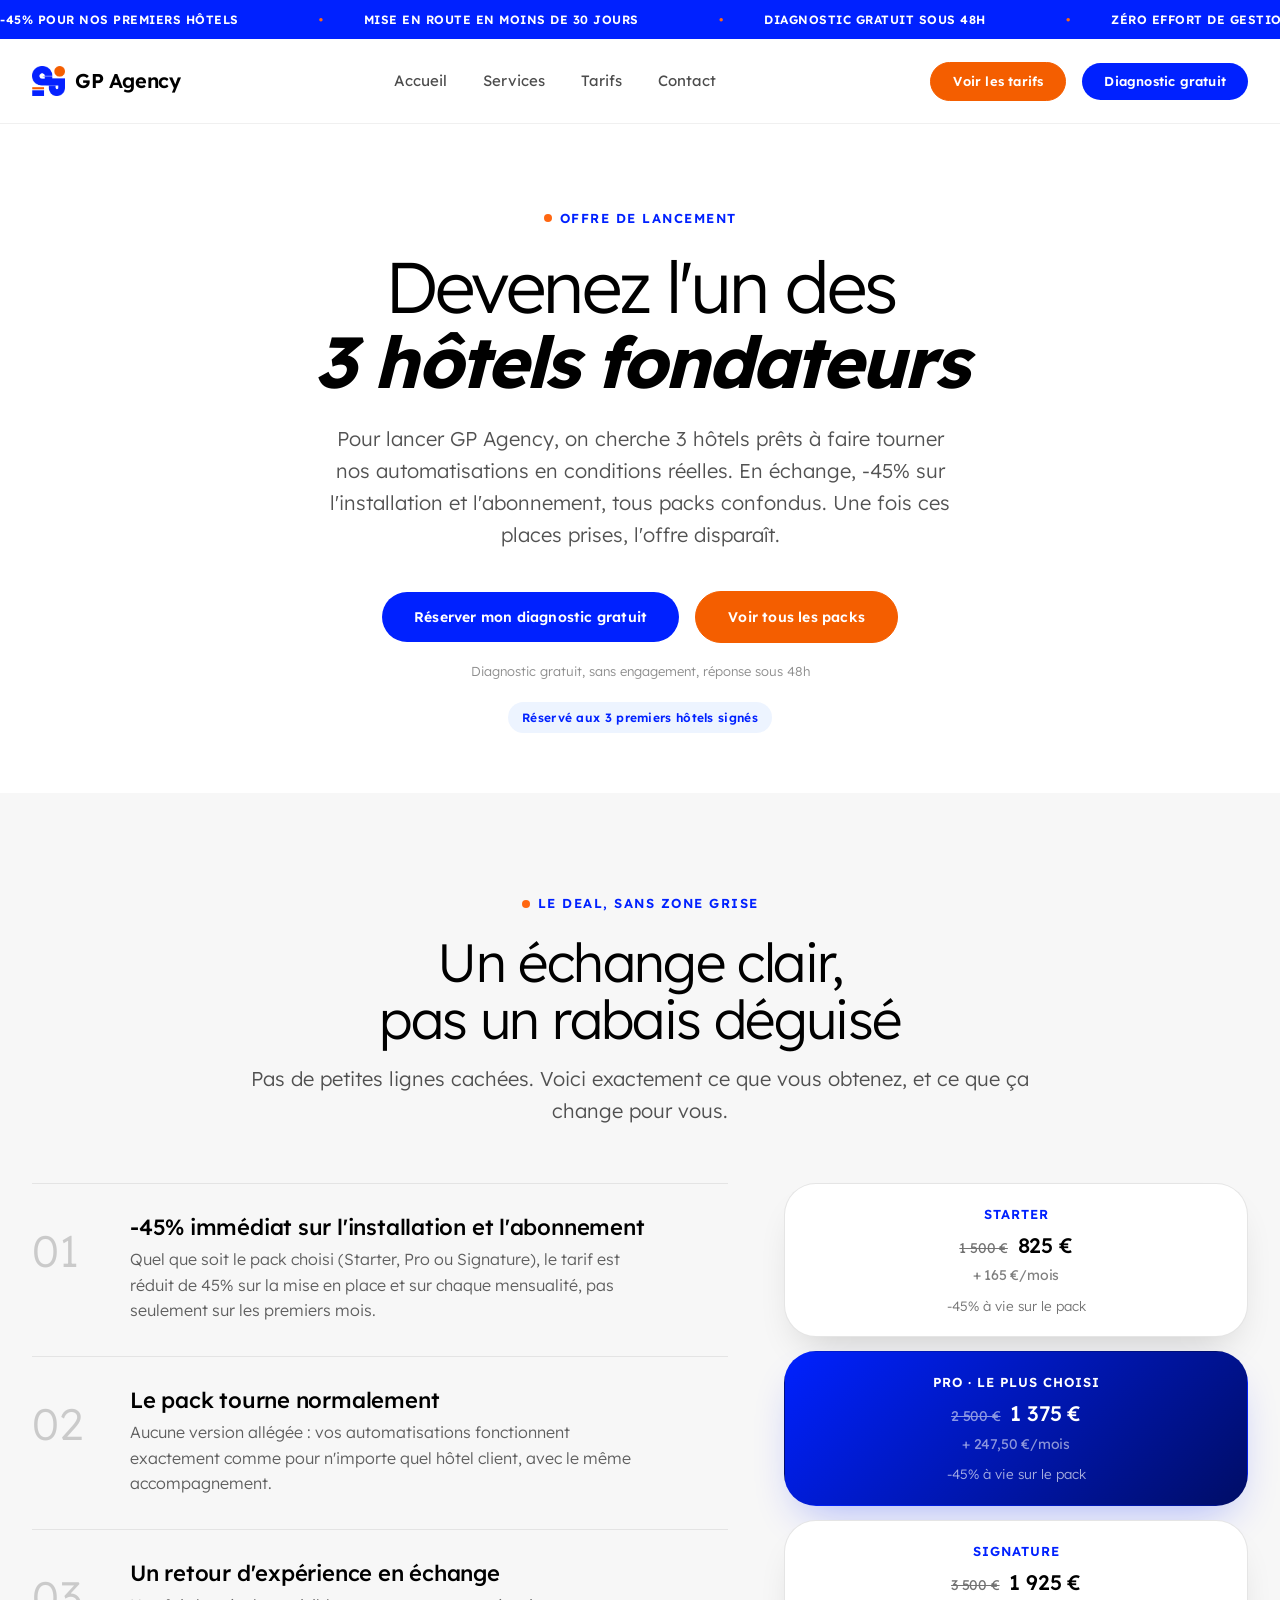
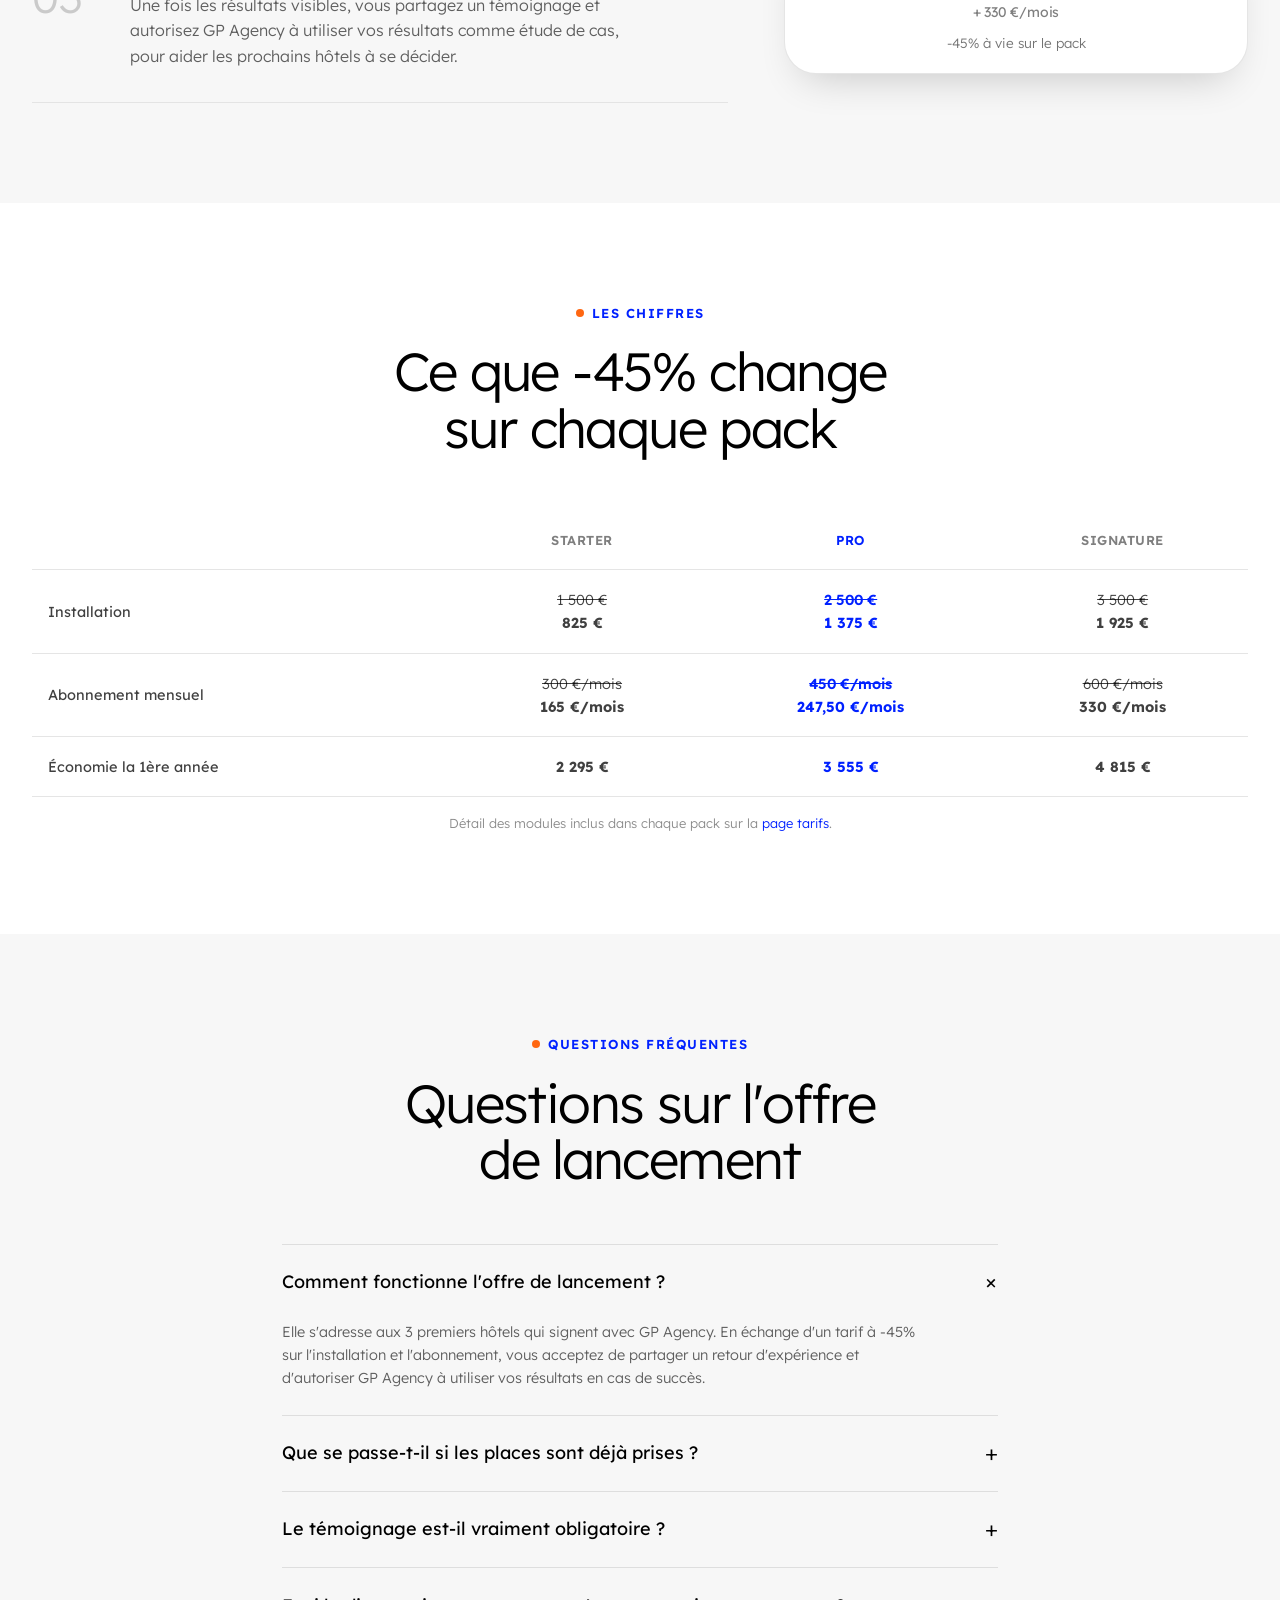
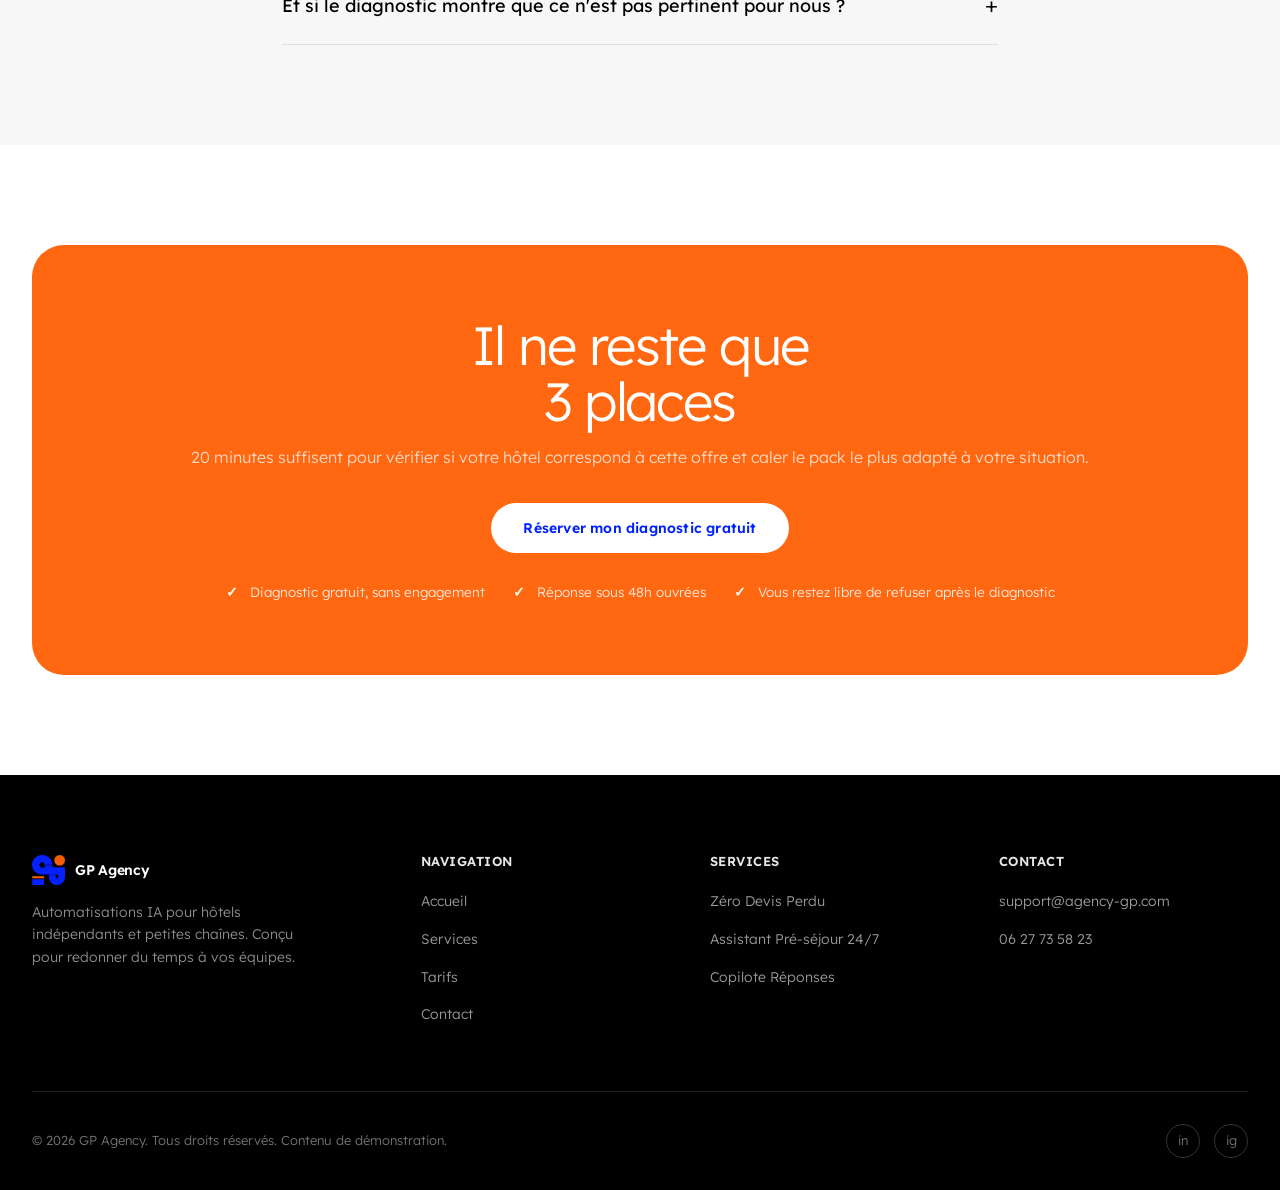
<file: offre-lancement.html>
<!DOCTYPE html>
<html lang="fr">
<head>
<meta charset="UTF-8">
<meta name="viewport" content="width=device-width, initial-scale=1.0">
<title>Offre de lancement -45% | GP Agency</title>
<meta name="description" content="GP Agency cherche 3 hôtels fondateurs : -45% sur l'installation et l'abonnement, tous packs confondus, en échange d'un témoignage et de la permission d'utiliser vos résultats.">
<link rel="icon" type="image/png" href="assets/logo.png">
<link rel="stylesheet" href="css/style.css">
</head>
<body>

<a href="offre-lancement.html" class="marquee">
  <div class="marquee-track">
    <span>-45% pour nos premiers hôtels</span>
    <span>Mise en route en moins de 30 jours</span>
    <span>Diagnostic gratuit sous 48h</span>
    <span>Zéro effort de gestion pour vos équipes</span>
  </div>
</a>

<header class="site">
  <nav class="container nav">
    <a href="accueil.html" class="logo"><img src="assets/logo.png" alt="GP Agency" class="logo-mark">GP Agency</a>
    <div class="nav-links" id="nav-links">
      <a href="accueil.html">Accueil</a>
      <a href="services.html">Services</a>
      <a href="tarifs.html">Tarifs</a>
      <a href="contact.html">Contact</a>
      <div class="nav-links-cta">
        <a href="tarifs.html" class="btn btn-orange">Voir les tarifs</a>
        <a href="contact.html" class="btn btn-primary">Diagnostic gratuit</a>
      </div>
    </div>
    <div class="nav-cta">
      <a href="tarifs.html" class="btn btn-orange btn-sm">Voir les tarifs</a>
      <a href="contact.html" class="btn btn-primary btn-sm">Diagnostic gratuit</a>
    </div>
    <button class="nav-toggle" aria-label="Ouvrir le menu"><span></span><span></span><span></span></button>
  </nav>
</header>

<main>

  <!-- HERO -->
  <section class="hero">
    <div class="container">
      <div class="eyebrow">Offre de lancement</div>
      <h1 style="font-size:clamp(38px,5.6vw,72px);">Devenez l'un des<br><em>3 hôtels fondateurs</em></h1>
      <p class="lead">Pour lancer GP Agency, on cherche 3 hôtels prêts à faire tourner nos automatisations en conditions réelles. En échange, -45% sur l'installation et l'abonnement, tous packs confondus. Une fois ces places prises, l'offre disparaît.</p>
      <div class="hero-actions">
        <a href="contact.html" class="btn btn-primary">Réserver mon diagnostic gratuit</a>
        <a href="tarifs.html" class="btn btn-orange">Voir tous les packs</a>
      </div>
      <p class="hero-reassurance" style="margin-bottom:20px;">Diagnostic gratuit, sans engagement, réponse sous 48h</p>
      <span class="tag" style="background: var(--pastel-sky); color: var(--blue);">Réservé aux 3 premiers hôtels signés</span>
    </div>
  </section>

  <!-- LE DEAL -->
  <section class="section section-light">
    <div class="container">
      <div class="section-head center" style="margin-left:auto;margin-right:auto;max-width:820px;">
        <div class="eyebrow" style="justify-content:center;display:flex;">Le deal, sans zone grise</div>
        <h2>Un échange clair,<br>pas un rabais déguisé</h2>
        <p class="lead" style="margin-top:16px;">Pas de petites lignes cachées. Voici exactement ce que vous obtenez, et ce que ça change pour vous.</p>
      </div>

      <div class="deal-grid">
        <div class="steps">
          <div class="step">
            <div class="num">01</div>
            <div>
              <h3>-45% immédiat sur l'installation et l'abonnement</h3>
              <p>Quel que soit le pack choisi (Starter, Pro ou Signature), le tarif est réduit de 45% sur la mise en place et sur chaque mensualité, pas seulement sur les premiers mois.</p>
            </div>
          </div>
          <div class="step">
            <div class="num">02</div>
            <div>
              <h3>Le pack tourne normalement</h3>
              <p>Aucune version allégée : vos automatisations fonctionnent exactement comme pour n'importe quel hôtel client, avec le même accompagnement.</p>
            </div>
          </div>
          <div class="step">
            <div class="num">03</div>
            <div>
              <h3>Un retour d'expérience en échange</h3>
              <p>Une fois les résultats visibles, vous partagez un témoignage et autorisez GP Agency à utiliser vos résultats comme étude de cas, pour aider les prochains hôtels à se décider.</p>
            </div>
          </div>
        </div>

        <div class="deal-cards">
          <div class="offer-item compact">
            <span class="offer-name">Starter</span>
            <span class="offer-price"><s>1 500&nbsp;€</s> 825&nbsp;€ <small>+ 165&nbsp;€/mois</small></span>
            <span class="offer-hint">-45% à vie sur le pack</span>
          </div>
          <div class="offer-item compact featured">
            <span class="offer-name">Pro · le plus choisi</span>
            <span class="offer-price"><s>2 500&nbsp;€</s> 1 375&nbsp;€ <small>+ 247,50&nbsp;€/mois</small></span>
            <span class="offer-hint">-45% à vie sur le pack</span>
          </div>
          <div class="offer-item compact">
            <span class="offer-name">Signature</span>
            <span class="offer-price"><s>3 500&nbsp;€</s> 1 925&nbsp;€ <small>+ 330&nbsp;€/mois</small></span>
            <span class="offer-hint">-45% à vie sur le pack</span>
          </div>
        </div>
      </div>
    </div>
  </section>

  <!-- TARIFS AVANT / APRÈS -->
  <section class="section">
    <div class="container">
      <div class="section-head center" style="margin-left:auto;margin-right:auto;">
        <div class="eyebrow" style="justify-content:center;display:flex;">Les chiffres</div>
        <h2>Ce que -45% change<br>sur chaque pack</h2>
      </div>

      <div class="compare-table-wrap">
        <table class="compare-table">
          <thead>
            <tr>
              <th></th>
              <th>Starter</th>
              <th class="col-business">Pro</th>
              <th>Signature</th>
            </tr>
          </thead>
          <tbody>
            <tr>
              <th>Installation</th>
              <td><s>1 500&nbsp;€</s><br><strong>825&nbsp;€</strong></td>
              <td class="col-business"><s>2 500&nbsp;€</s><br><strong>1 375&nbsp;€</strong></td>
              <td><s>3 500&nbsp;€</s><br><strong>1 925&nbsp;€</strong></td>
            </tr>
            <tr>
              <th>Abonnement mensuel</th>
              <td><s>300&nbsp;€/mois</s><br><strong>165&nbsp;€/mois</strong></td>
              <td class="col-business"><s>450&nbsp;€/mois</s><br><strong>247,50&nbsp;€/mois</strong></td>
              <td><s>600&nbsp;€/mois</s><br><strong>330&nbsp;€/mois</strong></td>
            </tr>
            <tr>
              <th>Économie la 1ère année</th>
              <td><strong>2 295&nbsp;€</strong></td>
              <td class="col-business"><strong>3 555&nbsp;€</strong></td>
              <td><strong>4 815&nbsp;€</strong></td>
            </tr>
          </tbody>
        </table>
      </div>
      <p style="text-align:center;font-size:13px;color:rgba(0,0,0,0.45);margin-top:16px;">Détail des modules inclus dans chaque pack sur la <a href="tarifs.html" style="color:var(--blue);">page tarifs</a>.</p>
    </div>
  </section>

  <!-- FAQ -->
  <section class="section section-light">
    <div class="container" style="max-width: 780px;">
      <div class="section-head center" style="margin-left:auto;margin-right:auto;">
        <div class="eyebrow" style="justify-content:center;display:flex;">Questions fréquentes</div>
        <h2>Questions sur l'offre<br>de lancement</h2>
      </div>

      <div class="faq-list">
        <div class="faq-item open">
          <h3 class="faq-q-heading"><button class="faq-q"><span>Comment fonctionne l'offre de lancement ?</span><span class="plus">+</span></button></h3>
          <div class="faq-a"><p>Elle s'adresse aux 3 premiers hôtels qui signent avec GP Agency. En échange d'un tarif à -45% sur l'installation et l'abonnement, vous acceptez de partager un retour d'expérience et d'autoriser GP Agency à utiliser vos résultats en cas de succès.</p></div>
        </div>
        <div class="faq-item">
          <h3 class="faq-q-heading"><button class="faq-q"><span>Que se passe-t-il si les places sont déjà prises ?</span><span class="plus">+</span></button></h3>
          <div class="faq-a"><p>L'offre de lancement disparaît dès que les 3 premiers hôtels ont signé. Le diagnostic reste gratuit et sans engagement, mais les tarifs standard s'appliquent ensuite.</p></div>
        </div>
        <div class="faq-item">
          <h3 class="faq-q-heading"><button class="faq-q"><span>Le témoignage est-il vraiment obligatoire ?</span><span class="plus">+</span></button></h3>
          <div class="faq-a"><p>Oui, c'est la contrepartie du tarif préférentiel. Le contenu exact (texte, chiffres partagés) est discuté ensemble avant publication, rien n'est utilisé sans votre accord.</p></div>
        </div>
        <div class="faq-item">
          <h3 class="faq-q-heading"><button class="faq-q"><span>Et si le diagnostic montre que ce n'est pas pertinent pour nous ?</span><span class="plus">+</span></button></h3>
          <div class="faq-a"><p>Le diagnostic est gratuit et sans engagement. S'il révèle que les automatisations ne sont pas adaptées à votre volume ou votre organisation, vous repartez simplement avec des chiffres clairs.</p></div>
        </div>
      </div>
    </div>
  </section>

  <!-- CTA FINAL -->
  <section class="section">
    <div class="container">
      <div class="cta-banner" style="background: var(--orange);">
        <h2>Il ne reste que<br>3 places</h2>
        <p>20 minutes suffisent pour vérifier si votre hôtel correspond à cette offre et caler le pack le plus adapté à votre situation.</p>
        <a href="contact.html" class="btn btn-primary">Réserver mon diagnostic gratuit</a>
        <ul class="check-list">
          <li>Diagnostic gratuit, sans engagement</li>
          <li>Réponse sous 48h ouvrées</li>
          <li>Vous restez libre de refuser après le diagnostic</li>
        </ul>
      </div>
    </div>
  </section>

</main>

<footer class="site">
  <div class="container">
    <div class="footer-top">
      <div>
        <a href="accueil.html" class="logo" style="color:#fff;"><img src="assets/logo.png" alt="GP Agency" class="logo-mark">GP Agency</a>
        <p>Automatisations IA pour hôtels indépendants et petites chaînes. Conçu pour redonner du temps à vos équipes.</p>
      </div>
      <div>
        <h4>Navigation</h4>
        <ul>
          <li><a href="accueil.html">Accueil</a></li>
          <li><a href="services.html">Services</a></li>
          <li><a href="tarifs.html">Tarifs</a></li>
          <li><a href="contact.html">Contact</a></li>
        </ul>
      </div>
      <div>
        <h4>Services</h4>
        <ul>
          <li><a href="services.html">Zéro Devis Perdu</a></li>
          <li><a href="services.html">Assistant Pré-séjour 24/7</a></li>
          <li><a href="services.html">Copilote Réponses</a></li>
        </ul>
      </div>
      <div>
        <h4>Contact</h4>
        <ul>
          <li><a href="mailto:support@agency-gp.com">support@agency-gp.com</a></li>
          <li><a href="tel:+33627735823">06 27 73 58 23</a></li>
        </ul>
      </div>
    </div>
    <div class="footer-bottom">
      <span>© 2026 GP Agency. Tous droits réservés. Contenu de démonstration.</span>
      <div class="socials">
        <a href="#" aria-label="LinkedIn">in</a>
        <a href="#" aria-label="Instagram">ig</a>
      </div>
    </div>
  </div>
</footer>

<script src="js/main.js"></script>
</body>
</html>
</file>
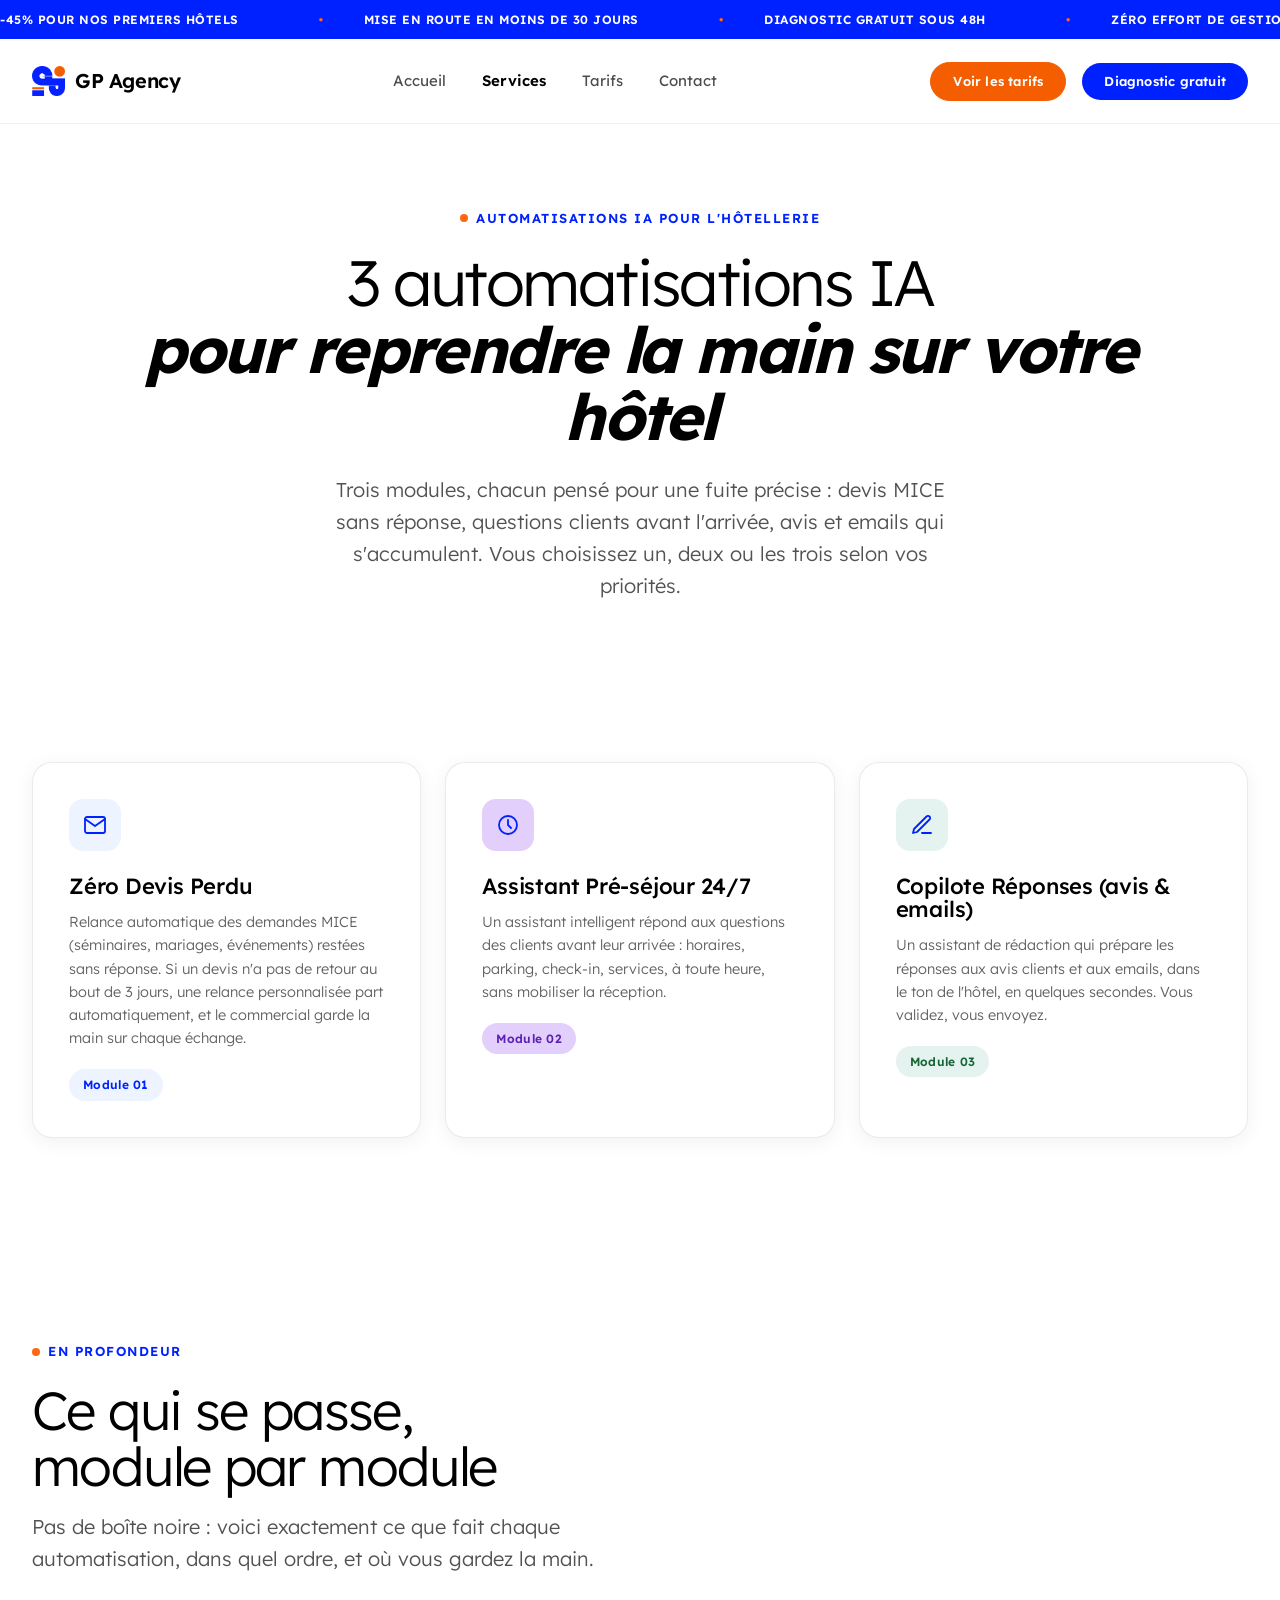
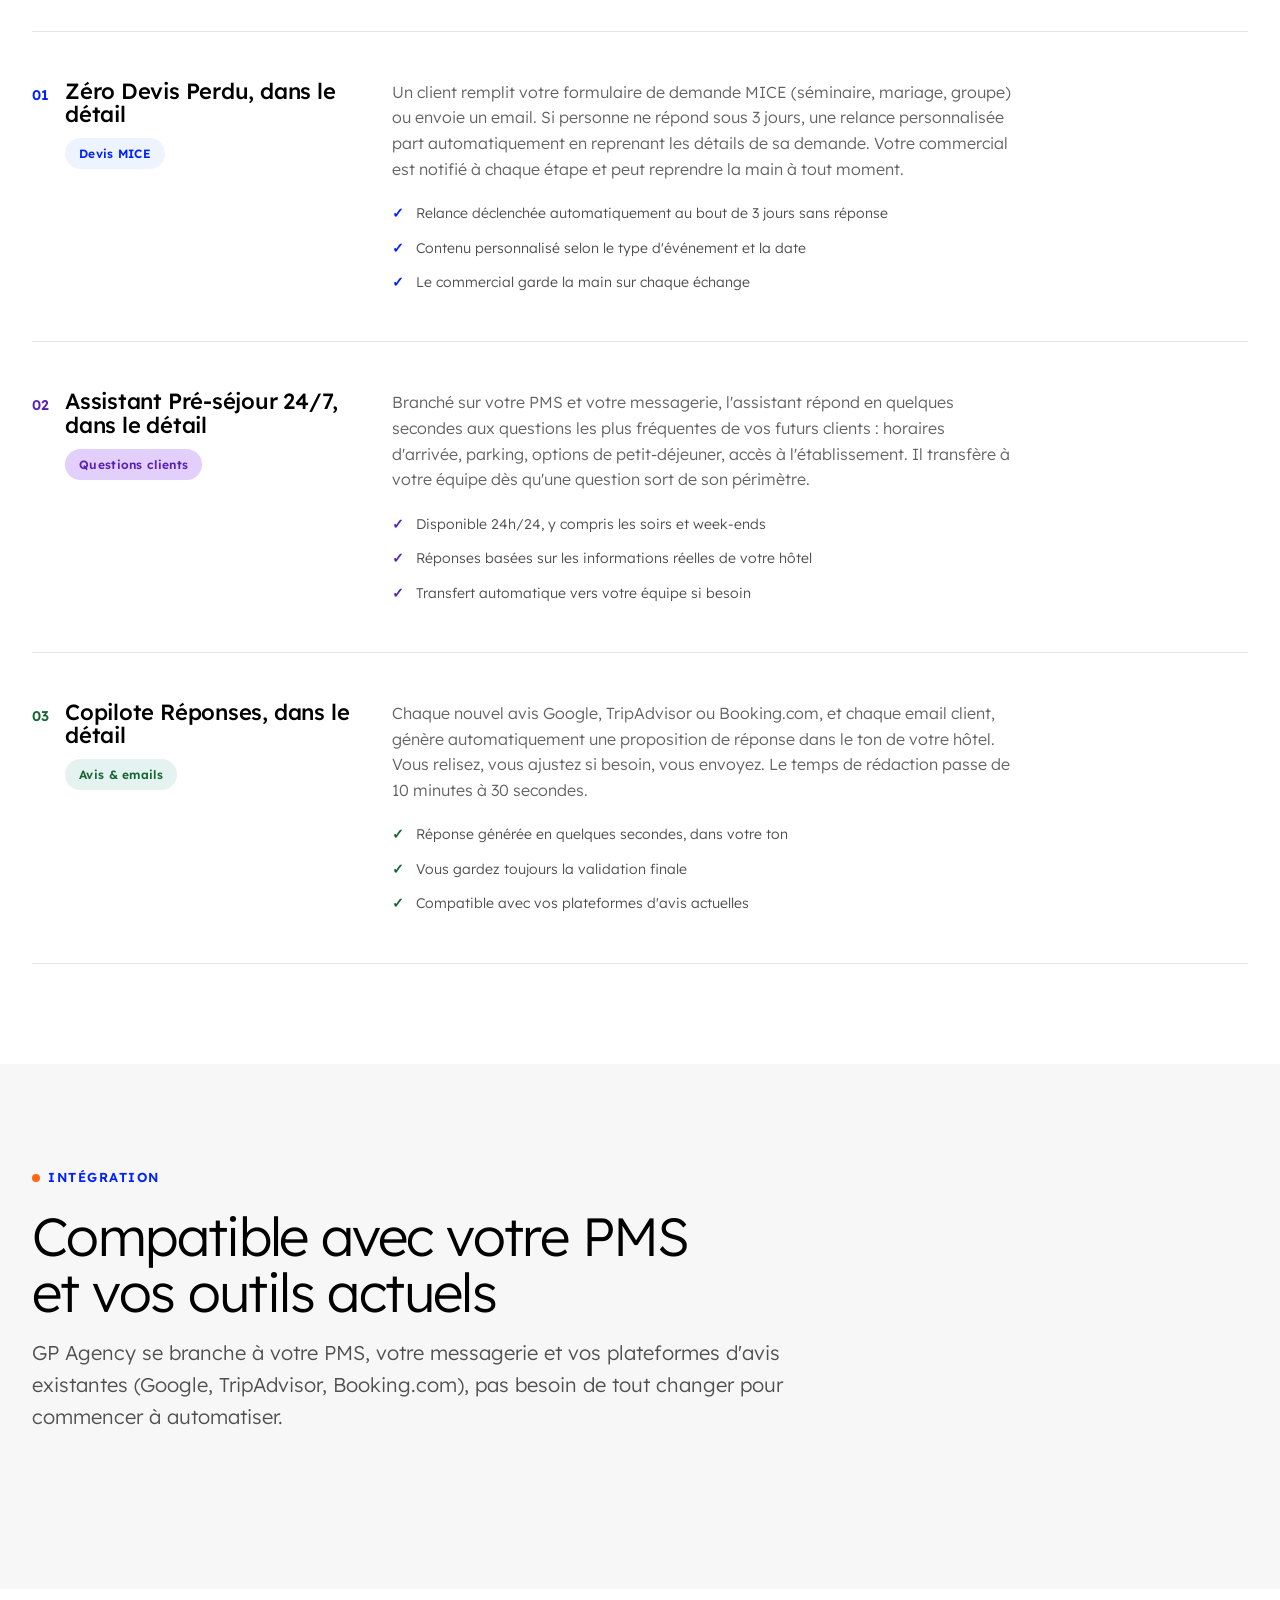
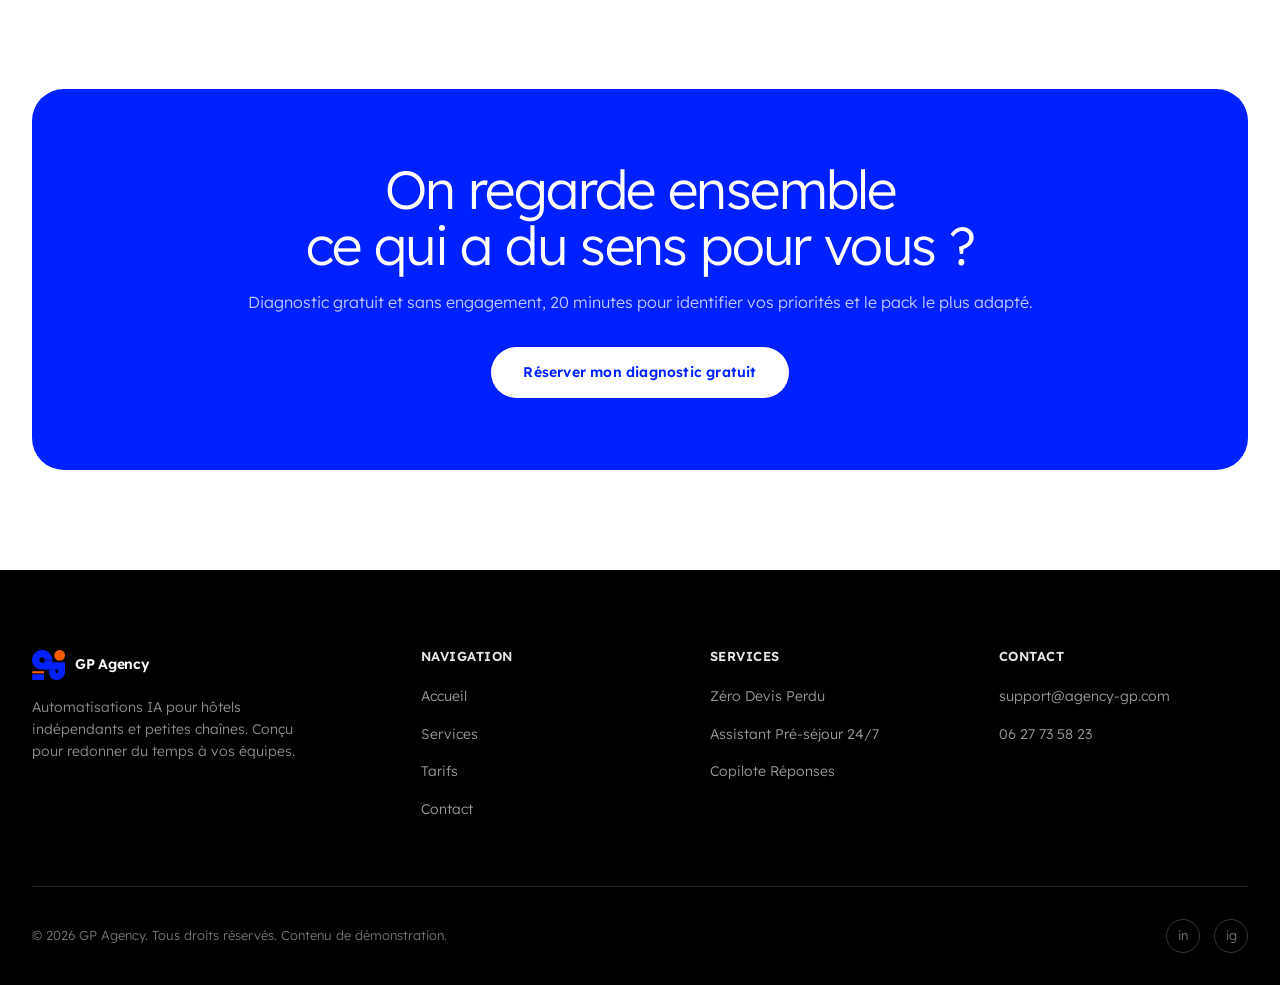
<file: services.html>
<!DOCTYPE html>
<html lang="fr">
<head>
<meta charset="UTF-8">
<meta name="viewport" content="width=device-width, initial-scale=1.0">
<title>Services | GP Agency</title>
<meta name="description" content="Les 3 modules d'automatisation IA de GP Agency pour l'hôtellerie : relance des devis MICE, assistant pré-séjour 24/7, copilote de réponses aux avis et emails.">
<link rel="icon" type="image/png" href="assets/logo.png">
<link rel="stylesheet" href="css/style.css">
</head>
<body>

<a href="offre-lancement.html" class="marquee">
  <div class="marquee-track">
    <span>-45% pour nos premiers hôtels</span>
    <span>Mise en route en moins de 30 jours</span>
    <span>Diagnostic gratuit sous 48h</span>
    <span>Zéro effort de gestion pour vos équipes</span>
  </div>
</a>

<header class="site">
  <nav class="container nav">
    <a href="accueil.html" class="logo"><img src="assets/logo.png" alt="GP Agency" class="logo-mark">GP Agency</a>
    <div class="nav-links" id="nav-links">
      <a href="accueil.html">Accueil</a>
      <a href="services.html" class="active">Services</a>
      <a href="tarifs.html">Tarifs</a>
      <a href="contact.html">Contact</a>
      <div class="nav-links-cta">
        <a href="tarifs.html" class="btn btn-orange">Voir les tarifs</a>
        <a href="contact.html" class="btn btn-primary">Diagnostic gratuit</a>
      </div>
    </div>
    <div class="nav-cta">
      <a href="tarifs.html" class="btn btn-orange btn-sm">Voir les tarifs</a>
      <a href="contact.html" class="btn btn-primary btn-sm">Diagnostic gratuit</a>
    </div>
    <button class="nav-toggle" aria-label="Ouvrir le menu"><span></span><span></span><span></span></button>
  </nav>
</header>

<main>

  <section class="hero" style="padding-bottom: 20px;">
    <div class="container">
      <div class="eyebrow">Automatisations IA pour l'hôtellerie</div>
      <h1 style="font-size:clamp(38px,5vw,64px);">3 automatisations IA<br><em>pour reprendre la main sur votre hôtel</em></h1>
      <p class="lead">Trois modules, chacun pensé pour une fuite précise : devis MICE sans réponse, questions clients avant l'arrivée, avis et emails qui s'accumulent. Vous choisissez un, deux ou les trois selon vos priorités.</p>
    </div>
  </section>

  <section class="section">
    <div class="container">
      <div class="grid grid-3">

        <div class="card c1">
          <div class="icon">
            <svg viewBox="0 0 24 24" fill="none" stroke-width="1.8" stroke-linecap="round" stroke-linejoin="round"><path d="M22 6l-10 7L2 6"/><rect x="2" y="4" width="20" height="16" rx="2"/></svg>
          </div>
          <h3>Zéro Devis Perdu</h3>
          <p>Relance automatique des demandes MICE (séminaires, mariages, événements) restées sans réponse. Si un devis n'a pas de retour au bout de 3 jours, une relance personnalisée part automatiquement, et le commercial garde la main sur chaque échange.</p>
          <span class="tag" style="background: var(--pastel-sky); color: var(--blue);">Module 01</span>
        </div>

        <div class="card c2">
          <div class="icon">
            <svg viewBox="0 0 24 24" fill="none" stroke-width="1.8" stroke-linecap="round" stroke-linejoin="round"><circle cx="12" cy="12" r="9"/><path d="M12 7v5l3 3"/></svg>
          </div>
          <h3>Assistant Pré-séjour 24/7</h3>
          <p>Un assistant intelligent répond aux questions des clients avant leur arrivée : horaires, parking, check-in, services, à toute heure, sans mobiliser la réception.</p>
          <span class="tag" style="background: var(--pastel-purple); color: #5b21b6;">Module 02</span>
        </div>

        <div class="card c3">
          <div class="icon">
            <svg viewBox="0 0 24 24" fill="none" stroke-width="1.8" stroke-linecap="round" stroke-linejoin="round"><path d="M12 20h9"/><path d="M16.5 3.5a2.121 2.121 0 0 1 3 3L7 19l-4 1 1-4Z"/></svg>
          </div>
          <h3>Copilote Réponses (avis &amp; emails)</h3>
          <p>Un assistant de rédaction qui prépare les réponses aux avis clients et aux emails, dans le ton de l'hôtel, en quelques secondes. Vous validez, vous envoyez.</p>
          <span class="tag" style="background: var(--pastel-green); color: #166534;">Module 03</span>
        </div>

      </div>
    </div>
  </section>

  <section class="section">
    <div class="container">
      <div class="section-head">
        <div class="eyebrow">En profondeur</div>
        <h2>Ce qui se passe,<br>module par module</h2>
        <p class="lead" style="margin-top:16px;">Pas de boîte noire : voici exactement ce que fait chaque automatisation, dans quel ordre, et où vous gardez la main.</p>
      </div>

      <div class="module-detail module-detail-1">
        <div class="module-detail-head">
          <span class="module-detail-num">01</span>
          <div>
            <h3>Zéro Devis Perdu, dans le détail</h3>
            <span class="tag" style="background: var(--pastel-sky); color: var(--blue);">Devis MICE</span>
          </div>
        </div>
        <div class="module-detail-body">
          <p>Un client remplit votre formulaire de demande MICE (séminaire, mariage, groupe) ou envoie un email. Si personne ne répond sous 3 jours, une relance personnalisée part automatiquement en reprenant les détails de sa demande. Votre commercial est notifié à chaque étape et peut reprendre la main à tout moment.</p>
          <ul class="check-list">
            <li>Relance déclenchée automatiquement au bout de 3 jours sans réponse</li>
            <li>Contenu personnalisé selon le type d'événement et la date</li>
            <li>Le commercial garde la main sur chaque échange</li>
          </ul>
        </div>
      </div>

      <div class="module-detail module-detail-2">
        <div class="module-detail-head">
          <span class="module-detail-num">02</span>
          <div>
            <h3>Assistant Pré-séjour 24/7, dans le détail</h3>
            <span class="tag" style="background: var(--pastel-purple); color: #5b21b6;">Questions clients</span>
          </div>
        </div>
        <div class="module-detail-body">
          <p>Branché sur votre PMS et votre messagerie, l'assistant répond en quelques secondes aux questions les plus fréquentes de vos futurs clients : horaires d'arrivée, parking, options de petit-déjeuner, accès à l'établissement. Il transfère à votre équipe dès qu'une question sort de son périmètre.</p>
          <ul class="check-list">
            <li>Disponible 24h/24, y compris les soirs et week-ends</li>
            <li>Réponses basées sur les informations réelles de votre hôtel</li>
            <li>Transfert automatique vers votre équipe si besoin</li>
          </ul>
        </div>
      </div>

      <div class="module-detail module-detail-3">
        <div class="module-detail-head">
          <span class="module-detail-num">03</span>
          <div>
            <h3>Copilote Réponses, dans le détail</h3>
            <span class="tag" style="background: var(--pastel-green); color: #166534;">Avis &amp; emails</span>
          </div>
        </div>
        <div class="module-detail-body">
          <p>Chaque nouvel avis Google, TripAdvisor ou Booking.com, et chaque email client, génère automatiquement une proposition de réponse dans le ton de votre hôtel. Vous relisez, vous ajustez si besoin, vous envoyez. Le temps de rédaction passe de 10 minutes à 30 secondes.</p>
          <ul class="check-list">
            <li>Réponse générée en quelques secondes, dans votre ton</li>
            <li>Vous gardez toujours la validation finale</li>
            <li>Compatible avec vos plateformes d'avis actuelles</li>
          </ul>
        </div>
      </div>

    </div>
  </section>

  <section class="section section-light">
    <div class="container">
      <div class="section-head" style="max-width:820px;">
        <div class="eyebrow">Intégration</div>
        <h2>Compatible avec votre PMS<br>et vos outils actuels</h2>
        <p class="lead" style="margin-top:16px;">GP Agency se branche à votre PMS, votre messagerie et vos plateformes d'avis existantes (Google, TripAdvisor, Booking.com), pas besoin de tout changer pour commencer à automatiser.</p>
      </div>
    </div>
  </section>

  <section class="section">
    <div class="container">
      <div class="cta-banner">
        <h2>On regarde ensemble<br>ce qui a du sens pour vous ?</h2>
        <p>Diagnostic gratuit et sans engagement, 20 minutes pour identifier vos priorités et le pack le plus adapté.</p>
        <a href="contact.html" class="btn btn-primary">Réserver mon diagnostic gratuit</a>
      </div>
    </div>
  </section>

</main>

<footer class="site">
  <div class="container">
    <div class="footer-top">
      <div>
        <a href="accueil.html" class="logo" style="color:#fff;"><img src="assets/logo.png" alt="GP Agency" class="logo-mark">GP Agency</a>
        <p>Automatisations IA pour hôtels indépendants et petites chaînes. Conçu pour redonner du temps à vos équipes.</p>
      </div>
      <div>
        <h4>Navigation</h4>
        <ul>
          <li><a href="accueil.html">Accueil</a></li>
          <li><a href="services.html">Services</a></li>
          <li><a href="tarifs.html">Tarifs</a></li>
          <li><a href="contact.html">Contact</a></li>
        </ul>
      </div>
      <div>
        <h4>Services</h4>
        <ul>
          <li><a href="services.html">Zéro Devis Perdu</a></li>
          <li><a href="services.html">Assistant Pré-séjour 24/7</a></li>
          <li><a href="services.html">Copilote Réponses</a></li>
        </ul>
      </div>
      <div>
        <h4>Contact</h4>
        <ul>
          <li><a href="mailto:support@agency-gp.com">support@agency-gp.com</a></li>
          <li><a href="tel:+33627735823">06 27 73 58 23</a></li>
        </ul>
      </div>
    </div>
    <div class="footer-bottom">
      <span>© 2026 GP Agency. Tous droits réservés. Contenu de démonstration.</span>
      <div class="socials">
        <a href="#" aria-label="LinkedIn">in</a>
        <a href="#" aria-label="Instagram">ig</a>
      </div>
    </div>
  </div>
</footer>

<div class="launch-sticky" id="launch-sticky">
  <button type="button" class="launch-sticky-close" aria-label="Fermer le rappel de l'offre de lancement">&times;</button>
  <a href="offre-lancement.html" class="launch-sticky-link">
    <span class="launch-sticky-badge">-45%</span>
    <span class="launch-sticky-text"><strong>Offre de lancement</strong>3 hôtels fondateurs seulement</span>
  </a>
</div>

<script src="js/main.js"></script>
</body>
</html>
</file>
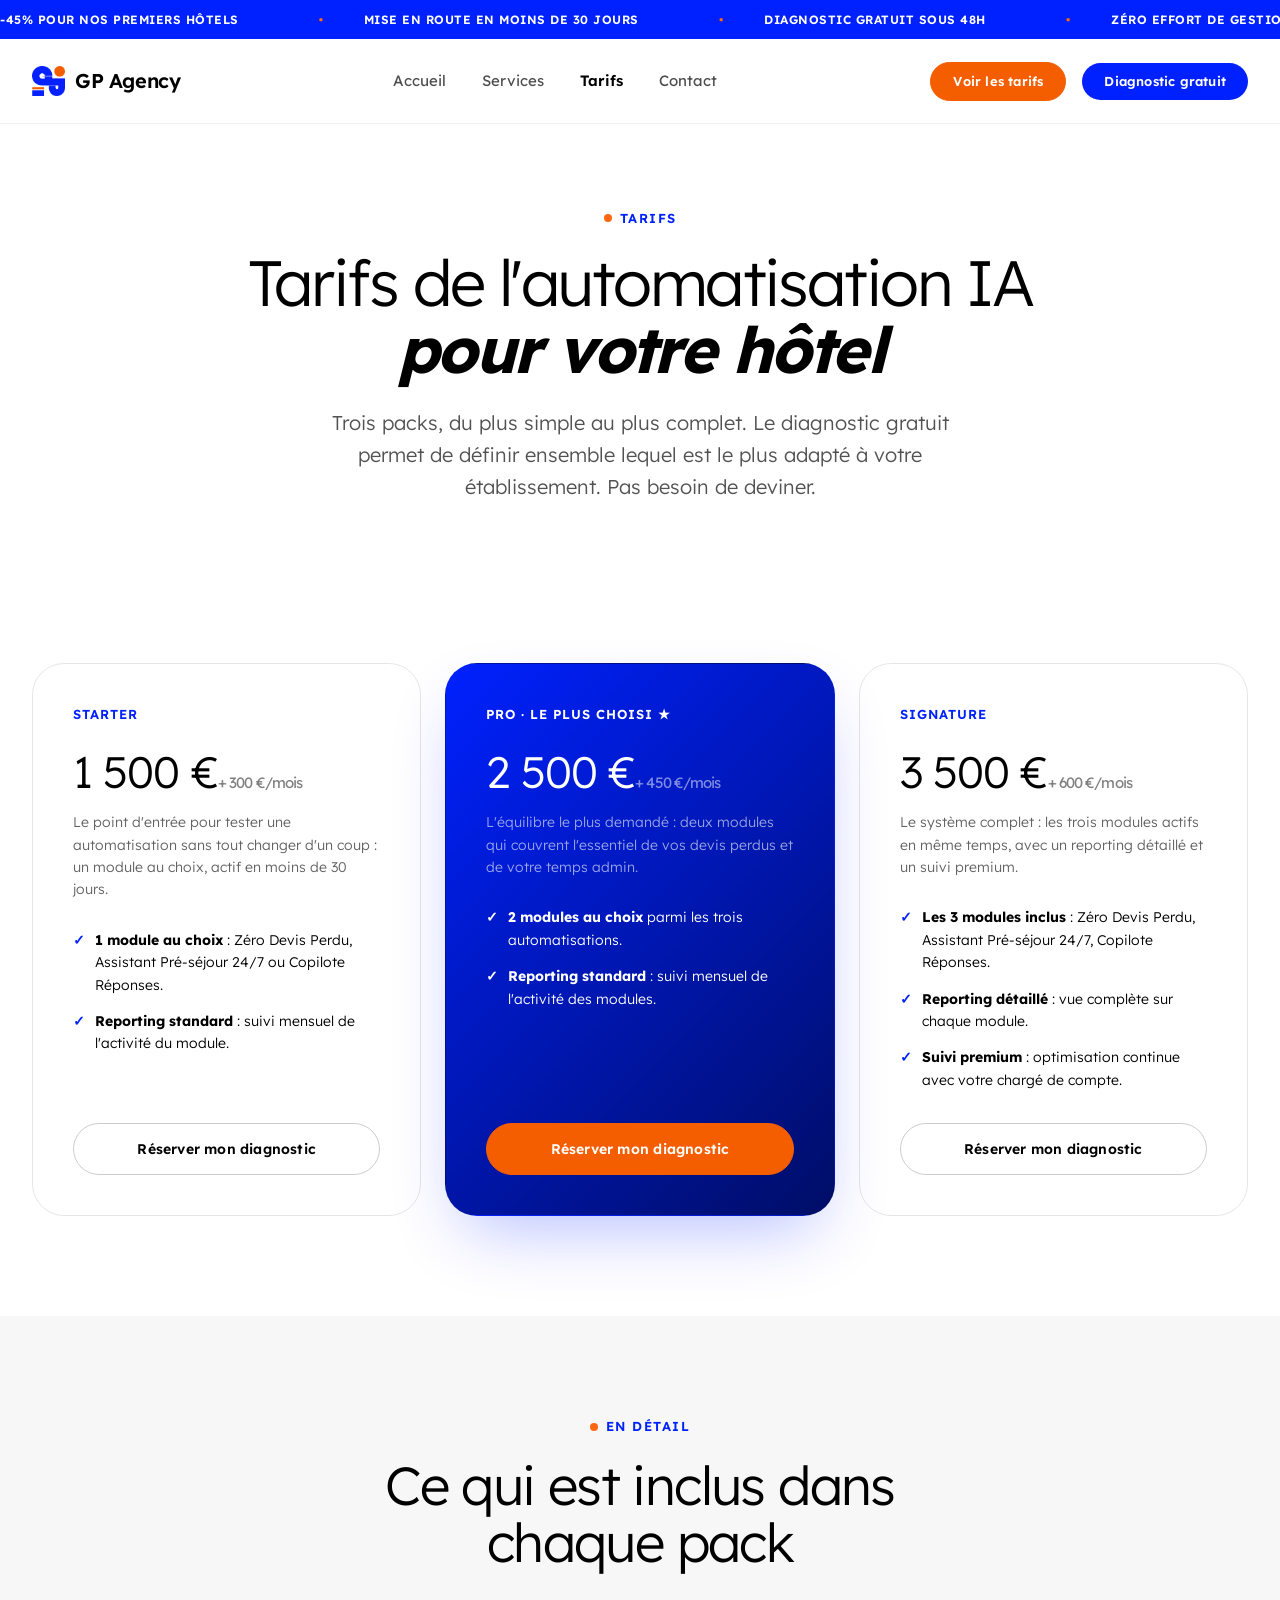
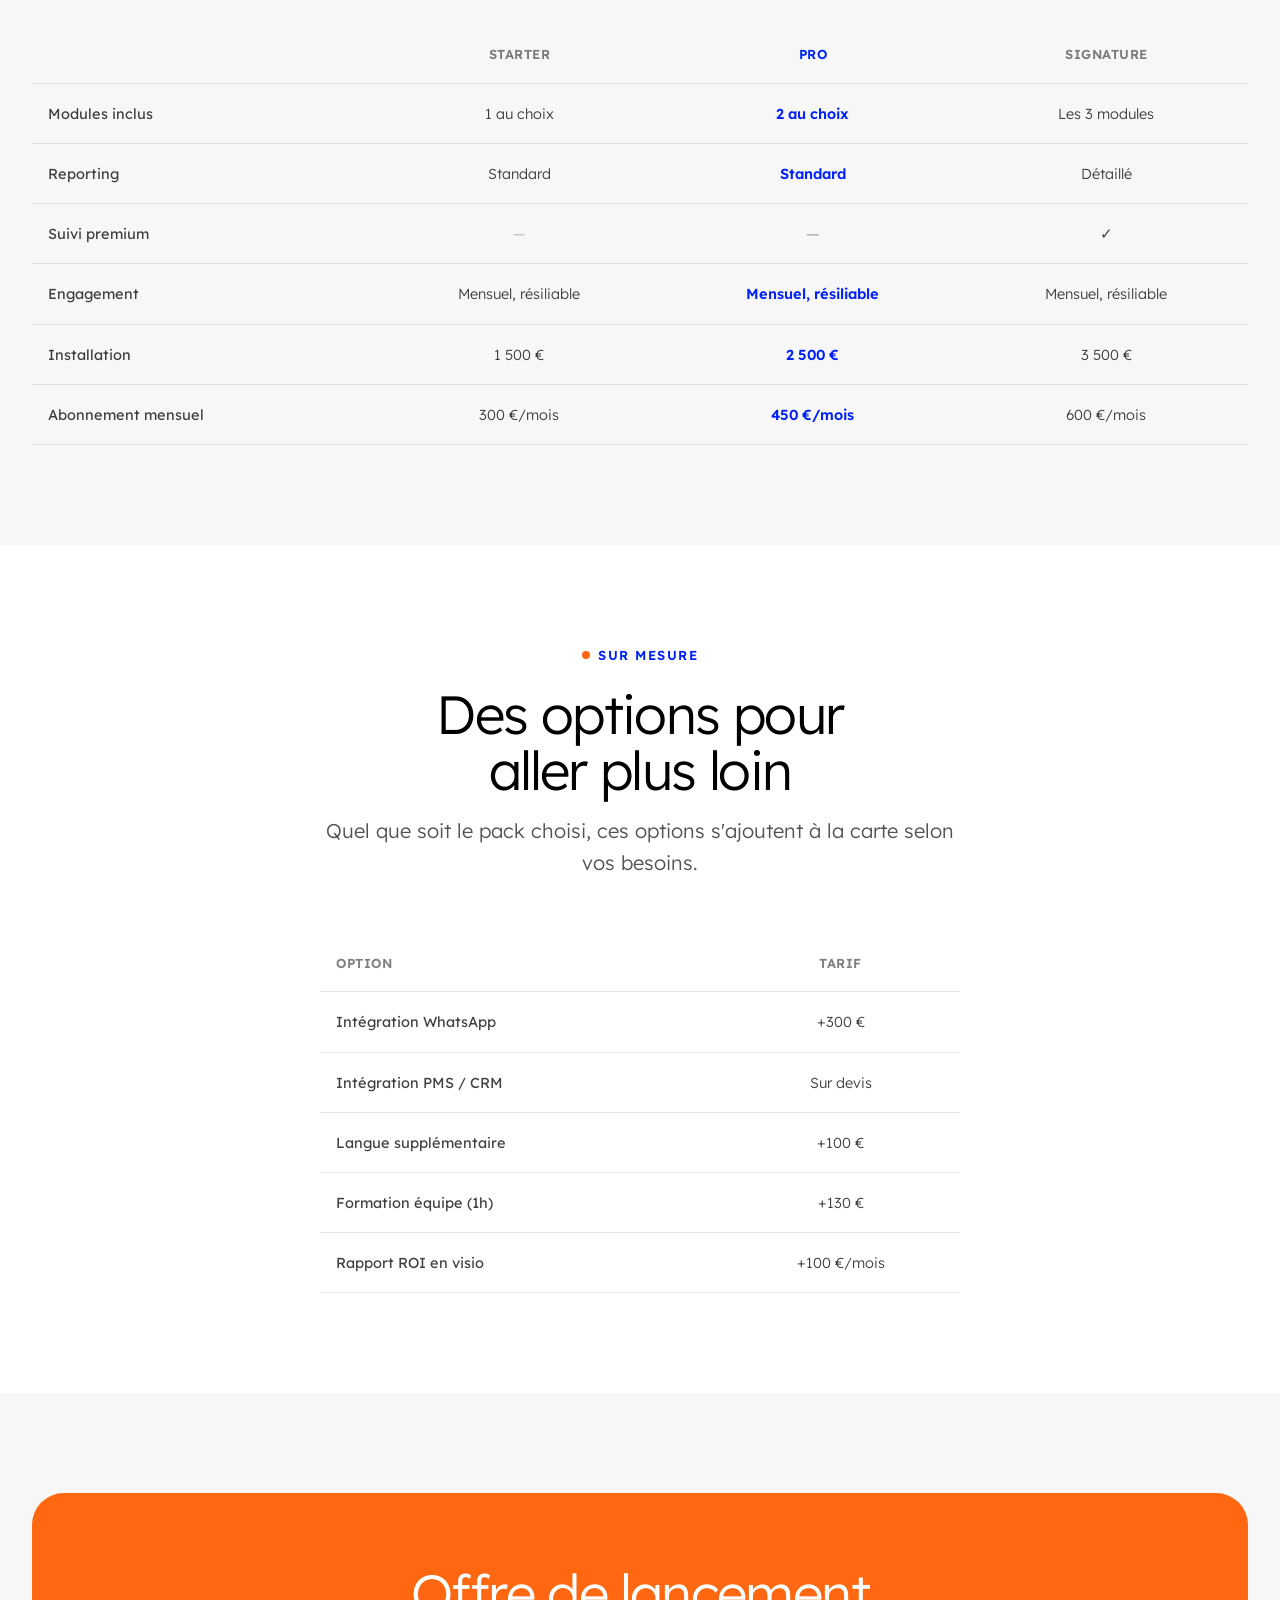
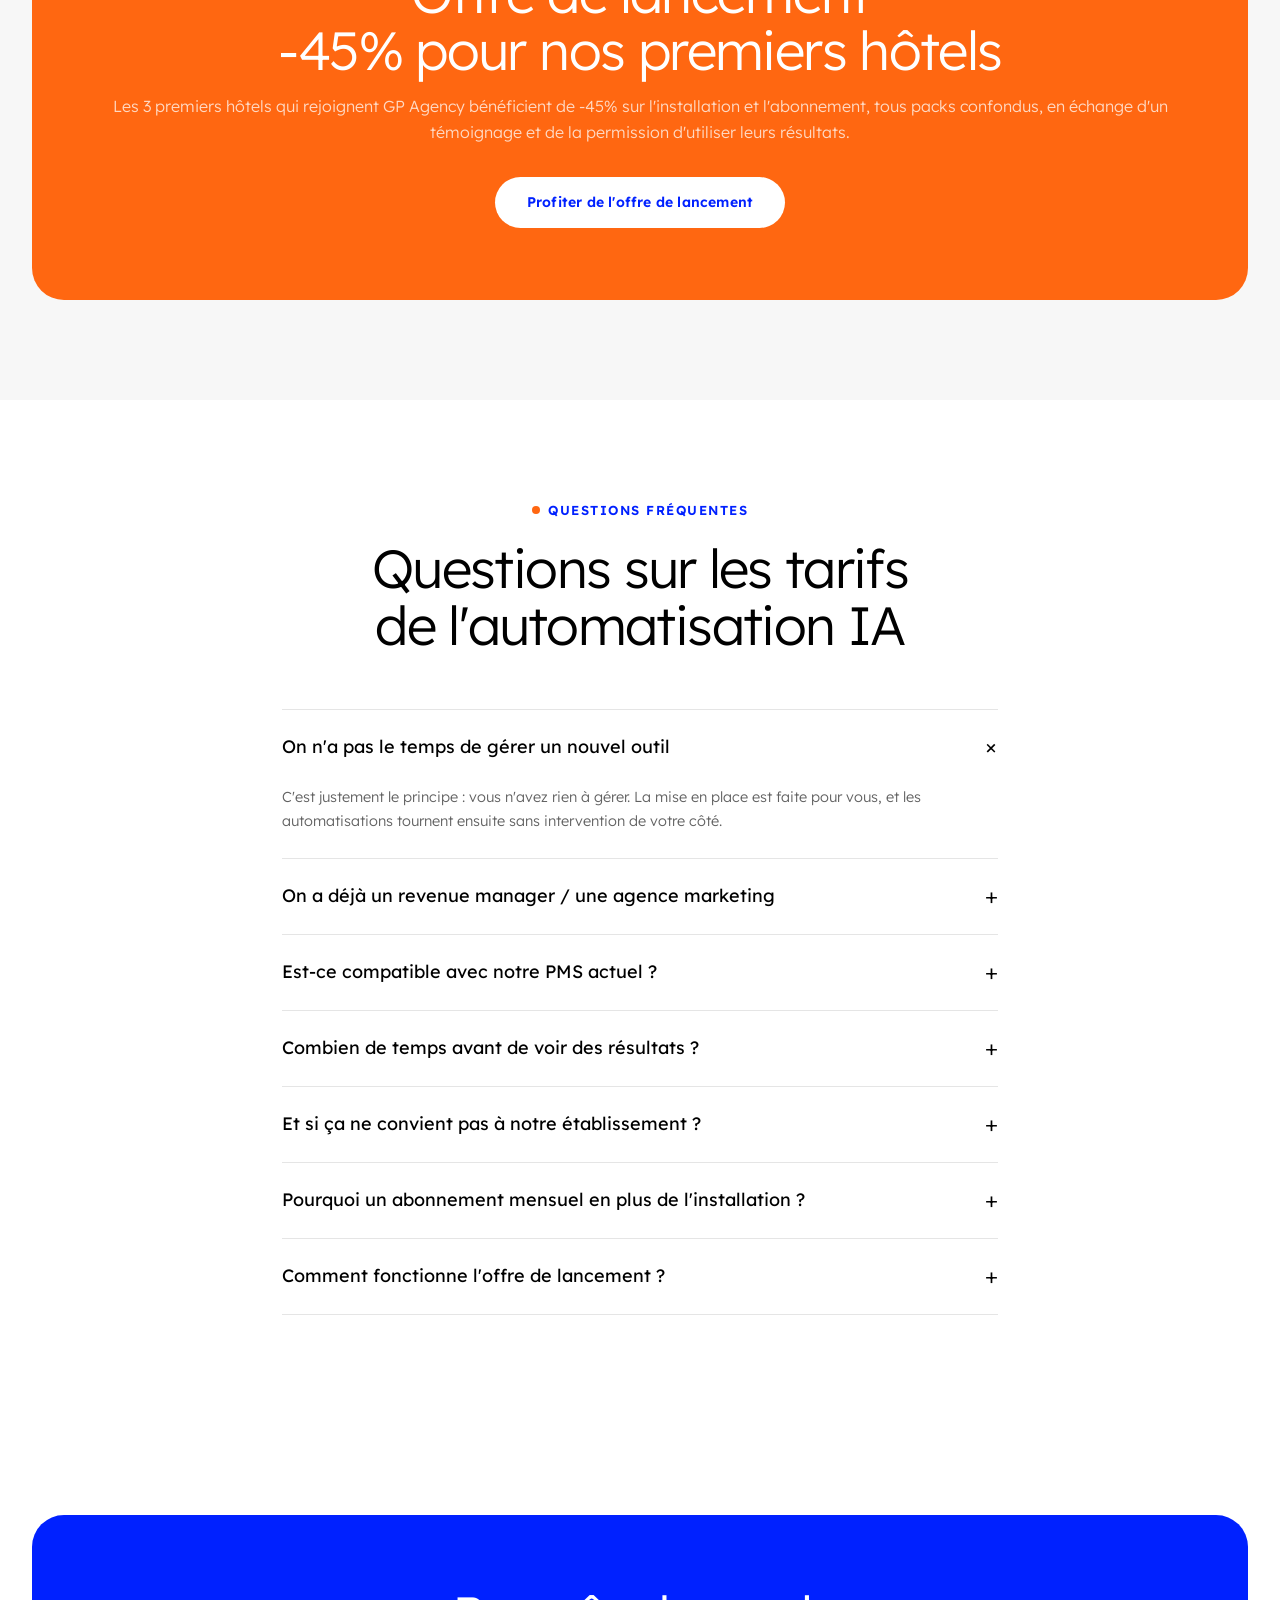
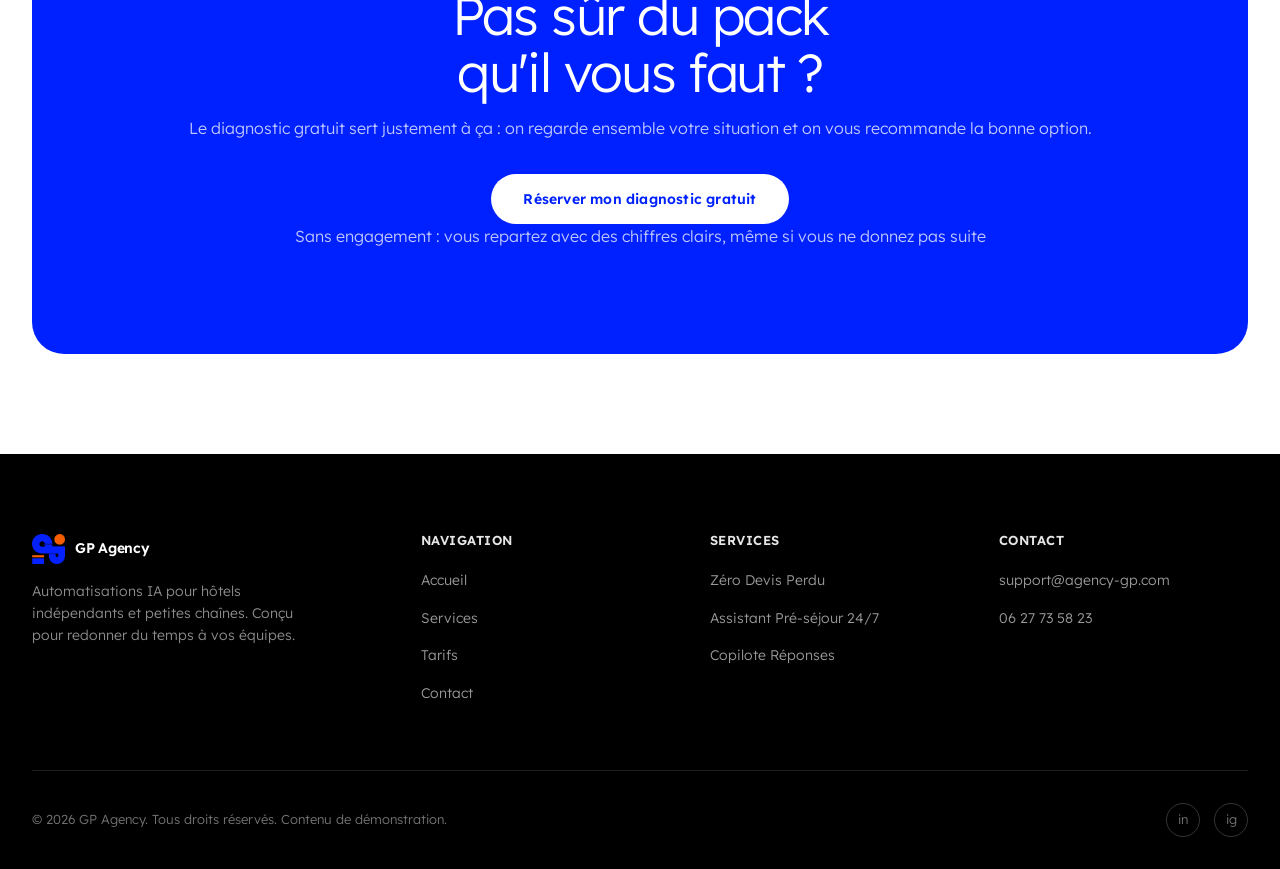
<file: tarifs.html>
<!DOCTYPE html>
<html lang="fr">
<head>
<meta charset="UTF-8">
<meta name="viewport" content="width=device-width, initial-scale=1.0">
<title>Tarifs | GP Agency</title>
<meta name="description" content="Trois packs d'automatisation IA pour l'hôtellerie : Starter dès 1 500€, Pro dès 2 500€, Signature dès 3 500€. Offre de lancement -45% pour les premiers hôtels.">
<link rel="icon" type="image/png" href="assets/logo.png">
<link rel="stylesheet" href="css/style.css">
</head>
<body>

<a href="offre-lancement.html" class="marquee">
  <div class="marquee-track">
    <span>-45% pour nos premiers hôtels</span>
    <span>Mise en route en moins de 30 jours</span>
    <span>Diagnostic gratuit sous 48h</span>
    <span>Zéro effort de gestion pour vos équipes</span>
  </div>
</a>

<header class="site">
  <nav class="container nav">
    <a href="accueil.html" class="logo"><img src="assets/logo.png" alt="GP Agency" class="logo-mark">GP Agency</a>
    <div class="nav-links" id="nav-links">
      <a href="accueil.html">Accueil</a>
      <a href="services.html">Services</a>
      <a href="tarifs.html" class="active">Tarifs</a>
      <a href="contact.html">Contact</a>
      <div class="nav-links-cta">
        <a href="tarifs.html" class="btn btn-orange">Voir les tarifs</a>
        <a href="contact.html" class="btn btn-primary">Diagnostic gratuit</a>
      </div>
    </div>
    <div class="nav-cta">
      <a href="tarifs.html" class="btn btn-orange btn-sm">Voir les tarifs</a>
      <a href="contact.html" class="btn btn-primary btn-sm">Diagnostic gratuit</a>
    </div>
    <button class="nav-toggle" aria-label="Ouvrir le menu"><span></span><span></span><span></span></button>
  </nav>
</header>

<main>

  <section class="hero" style="padding-bottom: 20px;">
    <div class="container">
      <div class="eyebrow">Tarifs</div>
      <h1 style="font-size:clamp(38px,5vw,64px);">Tarifs de l'automatisation IA<br><em>pour votre hôtel</em></h1>
      <p class="lead">Trois packs, du plus simple au plus complet. Le diagnostic gratuit permet de définir ensemble lequel est le plus adapté à votre établissement. Pas besoin de deviner.</p>
    </div>
  </section>

  <!-- PACKS DÉTAIL -->
  <section class="section">
    <div class="container">
      <div class="pack-stack">

        <div class="pack-stack-item" id="pack-starter">
          <div class="pricing-card">
            <div class="plan-name">Starter</div>
            <div class="price">1 500&nbsp;€<span>+ 300&nbsp;€/mois</span></div>
            <p class="desc">Le point d'entrée pour tester une automatisation sans tout changer d'un coup : un module au choix, actif en moins de 30 jours.</p>
            <ul>
              <li><span><strong>1 module au choix</strong> : Zéro Devis Perdu, Assistant Pré-séjour 24/7 ou Copilote Réponses.</span></li>
              <li><span><strong>Reporting standard</strong> : suivi mensuel de l'activité du module.</span></li>
            </ul>
            <a href="contact.html" class="btn btn-outline">Réserver mon diagnostic</a>
          </div>
        </div>

        <div class="pack-stack-item" id="pack-pro">
          <div class="pricing-card featured">
            <div class="plan-name">Pro · le plus choisi ★</div>
            <div class="price">2 500&nbsp;€<span>+ 450&nbsp;€/mois</span></div>
            <p class="desc">L'équilibre le plus demandé : deux modules qui couvrent l'essentiel de vos devis perdus et de votre temps admin.</p>
            <ul>
              <li><span><strong>2 modules au choix</strong> parmi les trois automatisations.</span></li>
              <li><span><strong>Reporting standard</strong> : suivi mensuel de l'activité des modules.</span></li>
            </ul>
            <a href="contact.html" class="btn btn-orange">Réserver mon diagnostic</a>
          </div>
        </div>

        <div class="pack-stack-item" id="pack-signature">
          <div class="pricing-card">
            <div class="plan-name">Signature</div>
            <div class="price">3 500&nbsp;€<span>+ 600&nbsp;€/mois</span></div>
            <p class="desc">Le système complet : les trois modules actifs en même temps, avec un reporting détaillé et un suivi premium.</p>
            <ul>
              <li><span><strong>Les 3 modules inclus</strong> : Zéro Devis Perdu, Assistant Pré-séjour 24/7, Copilote Réponses.</span></li>
              <li><span><strong>Reporting détaillé</strong> : vue complète sur chaque module.</span></li>
              <li><span><strong>Suivi premium</strong> : optimisation continue avec votre chargé de compte.</span></li>
            </ul>
            <a href="contact.html" class="btn btn-outline">Réserver mon diagnostic</a>
          </div>
        </div>

      </div>
    </div>
  </section>

  <!-- TABLEAU COMPARATIF -->
  <section class="section section-light">
    <div class="container">
      <div class="section-head center" style="margin-left:auto;margin-right:auto;">
        <div class="eyebrow" style="justify-content:center;display:flex;">En détail</div>
        <h2>Ce qui est inclus dans<br>chaque pack</h2>
      </div>

      <div class="compare-table-wrap">
        <table class="compare-table">
          <thead>
            <tr>
              <th></th>
              <th>Starter</th>
              <th class="col-business">Pro</th>
              <th>Signature</th>
            </tr>
          </thead>
          <tbody>
            <tr>
              <th>Modules inclus</th>
              <td>1 au choix</td>
              <td class="col-business">2 au choix</td>
              <td>Les 3 modules</td>
            </tr>
            <tr>
              <th>Reporting</th>
              <td>Standard</td>
              <td class="col-business">Standard</td>
              <td>Détaillé</td>
            </tr>
            <tr>
              <th>Suivi premium</th>
              <td class="no">—</td>
              <td class="col-business no">—</td>
              <td>✓</td>
            </tr>
            <tr>
              <th>Engagement</th>
              <td>Mensuel, résiliable</td>
              <td class="col-business">Mensuel, résiliable</td>
              <td>Mensuel, résiliable</td>
            </tr>
            <tr>
              <th>Installation</th>
              <td>1 500&nbsp;€</td>
              <td class="col-business">2 500&nbsp;€</td>
              <td>3 500&nbsp;€</td>
            </tr>
            <tr>
              <th>Abonnement mensuel</th>
              <td>300&nbsp;€/mois</td>
              <td class="col-business">450&nbsp;€/mois</td>
              <td>600&nbsp;€/mois</td>
            </tr>
          </tbody>
        </table>
      </div>
    </div>
  </section>

  <!-- OPTIONS -->
  <section class="section">
    <div class="container">
      <div class="section-head center" style="margin-left:auto;margin-right:auto;">
        <div class="eyebrow" style="justify-content:center;display:flex;">Sur mesure</div>
        <h2>Des options pour<br>aller plus loin</h2>
        <p class="lead" style="margin-top:16px;">Quel que soit le pack choisi, ces options s'ajoutent à la carte selon vos besoins.</p>
      </div>

      <div class="compare-table-wrap" style="max-width:640px;margin:0 auto;">
        <table class="compare-table">
          <thead>
            <tr>
              <th>Option</th>
              <th>Tarif</th>
            </tr>
          </thead>
          <tbody>
            <tr><th>Intégration WhatsApp</th><td>+300&nbsp;€</td></tr>
            <tr><th>Intégration PMS / CRM</th><td>Sur devis</td></tr>
            <tr><th>Langue supplémentaire</th><td>+100&nbsp;€</td></tr>
            <tr><th>Formation équipe (1h)</th><td>+130&nbsp;€</td></tr>
            <tr><th>Rapport ROI en visio</th><td>+100&nbsp;€/mois</td></tr>
          </tbody>
        </table>
      </div>
    </div>
  </section>

  <!-- OFFRE DE LANCEMENT -->
  <section class="section section-light">
    <div class="container">
      <div class="cta-banner" style="background: var(--orange);">
        <h2>Offre de lancement<br>-45% pour nos premiers hôtels</h2>
        <p>Les 3 premiers hôtels qui rejoignent GP Agency bénéficient de -45% sur l'installation et l'abonnement, tous packs confondus, en échange d'un témoignage et de la permission d'utiliser leurs résultats.</p>
        <a href="offre-lancement.html" class="btn btn-primary">Profiter de l'offre de lancement</a>
      </div>
    </div>
  </section>

  <!-- FAQ -->
  <section class="section">
    <div class="container" style="max-width: 780px;">
      <div class="section-head center" style="margin-left:auto;margin-right:auto;">
        <div class="eyebrow" style="justify-content:center;display:flex;">Questions fréquentes</div>
        <h2>Questions sur les tarifs<br>de l'automatisation IA</h2>
      </div>

      <div class="faq-list">
        <div class="faq-item open">
          <h3 class="faq-q-heading"><button class="faq-q"><span>On n'a pas le temps de gérer un nouvel outil</span><span class="plus">+</span></button></h3>
          <div class="faq-a"><p>C'est justement le principe : vous n'avez rien à gérer. La mise en place est faite pour vous, et les automatisations tournent ensuite sans intervention de votre côté.</p></div>
        </div>
        <div class="faq-item">
          <h3 class="faq-q-heading"><button class="faq-q"><span>On a déjà un revenue manager / une agence marketing</span><span class="plus">+</span></button></h3>
          <div class="faq-a"><p>Ces automatisations ne remplacent pas un revenue manager ni un chargé de clientèle, elles les déchargent des tâches répétitives (relances de devis, réponses aux questions clients, rédaction des réponses aux avis) pour qu'ils se concentrent sur ce qui compte vraiment.</p></div>
        </div>
        <div class="faq-item">
          <h3 class="faq-q-heading"><button class="faq-q"><span>Est-ce compatible avec notre PMS actuel ?</span><span class="plus">+</span></button></h3>
          <div class="faq-a"><p>Les automatisations sont conçues pour se connecter aux outils déjà en place (PMS, messagerie, plateformes d'avis). Le diagnostic gratuit permet de vérifier la compatibilité avant tout engagement.</p></div>
        </div>
        <div class="faq-item">
          <h3 class="faq-q-heading"><button class="faq-q"><span>Combien de temps avant de voir des résultats ?</span><span class="plus">+</span></button></h3>
          <div class="faq-a"><p>La mise en place complète prend généralement moins de 30 jours. Les premiers résultats des relances et des réponses automatisées sont visibles dès la première semaine de fonctionnement.</p></div>
        </div>
        <div class="faq-item">
          <h3 class="faq-q-heading"><button class="faq-q"><span>Et si ça ne convient pas à notre établissement ?</span><span class="plus">+</span></button></h3>
          <div class="faq-a"><p>Le diagnostic initial est gratuit et sans engagement. Il permet de vérifier, avant toute chose, que les automatisations sont pertinentes pour votre volume de réservations et votre organisation.</p></div>
        </div>
        <div class="faq-item">
          <h3 class="faq-q-heading"><button class="faq-q"><span>Pourquoi un abonnement mensuel en plus de l'installation ?</span><span class="plus">+</span></button></h3>
          <div class="faq-a"><p>L'abonnement couvre le suivi, l'optimisation continue des modules actifs et leur maintenance technique, quel que soit le pack choisi, pas seulement la mise en place initiale.</p></div>
        </div>
        <div class="faq-item">
          <h3 class="faq-q-heading"><button class="faq-q"><span>Comment fonctionne l'offre de lancement ?</span><span class="plus">+</span></button></h3>
          <div class="faq-a"><p>Elle s'adresse aux 3 premiers hôtels qui signent avec GP Agency. En échange d'un tarif à -45% sur l'installation et l'abonnement, vous acceptez de partager un retour d'expérience et d'autoriser GP Agency à utiliser vos résultats en cas de succès.</p></div>
        </div>
      </div>
    </div>
  </section>

  <section class="section">
    <div class="container">
      <div class="cta-banner">
        <h2>Pas sûr du pack<br>qu'il vous faut ?</h2>
        <p>Le diagnostic gratuit sert justement à ça : on regarde ensemble votre situation et on vous recommande la bonne option.</p>
        <a href="contact.html" class="btn btn-primary">Réserver mon diagnostic gratuit</a>
        <p class="cta-note">Sans engagement : vous repartez avec des chiffres clairs, même si vous ne donnez pas suite</p>
      </div>
    </div>
  </section>

</main>

<footer class="site">
  <div class="container">
    <div class="footer-top">
      <div>
        <a href="accueil.html" class="logo" style="color:#fff;"><img src="assets/logo.png" alt="GP Agency" class="logo-mark">GP Agency</a>
        <p>Automatisations IA pour hôtels indépendants et petites chaînes. Conçu pour redonner du temps à vos équipes.</p>
      </div>
      <div>
        <h4>Navigation</h4>
        <ul>
          <li><a href="accueil.html">Accueil</a></li>
          <li><a href="services.html">Services</a></li>
          <li><a href="tarifs.html">Tarifs</a></li>
          <li><a href="contact.html">Contact</a></li>
        </ul>
      </div>
      <div>
        <h4>Services</h4>
        <ul>
          <li><a href="services.html">Zéro Devis Perdu</a></li>
          <li><a href="services.html">Assistant Pré-séjour 24/7</a></li>
          <li><a href="services.html">Copilote Réponses</a></li>
        </ul>
      </div>
      <div>
        <h4>Contact</h4>
        <ul>
          <li><a href="mailto:support@agency-gp.com">support@agency-gp.com</a></li>
          <li><a href="tel:+33627735823">06 27 73 58 23</a></li>
        </ul>
      </div>
    </div>
    <div class="footer-bottom">
      <span>© 2026 GP Agency. Tous droits réservés. Contenu de démonstration.</span>
      <div class="socials">
        <a href="#" aria-label="LinkedIn">in</a>
        <a href="#" aria-label="Instagram">ig</a>
      </div>
    </div>
  </div>
</footer>

<div class="launch-sticky" id="launch-sticky">
  <button type="button" class="launch-sticky-close" aria-label="Fermer le rappel de l'offre de lancement">&times;</button>
  <a href="offre-lancement.html" class="launch-sticky-link">
    <span class="launch-sticky-badge">-45%</span>
    <span class="launch-sticky-text"><strong>Offre de lancement</strong>3 hôtels fondateurs seulement</span>
  </a>
</div>

<script src="js/main.js"></script>
</body>
</html>
</file>
<file: css/style.css>
/* ==========================================================================
   GP Agency — Automatisations IA pour l'hôtellerie
   Style de référence : thefinch.design (palette + typo extraites en direct)
   ========================================================================== */

@import url('https://fonts.googleapis.com/css2?family=Lexend:wght@300;400;500;600;700&display=swap');
@import url('https://api.fontshare.com/v2/css?f[]=general-sans@300,400,500,600,700&display=swap');

:root {
  /* Palette extraite de thefinch.design */
  --blue: #0021ff;
  --blue-dark: #0018c2;
  --orange: #ff6711;
  --ink: #000000;
  --ink-90: rgba(0, 0, 0, 0.9);
  --paper: #ffffff;
  --light: #f7f7f7;
  --pastel-green: #e4f3f0;
  --pastel-pink: #f7d3dd;
  --pastel-purple: #e3cffb;
  --pastel-blue: #d0d4f2;
  --pastel-sky: #edf4ff;

  --font-display: 'General Sans', 'Lexend', sans-serif;
  --font-body: 'Lexend', sans-serif;

  --radius-pill: 999px;
  --radius-md: 20px;
  --radius-lg: 32px;

  --container: 1400px;
  --nav-h: 84px;

  /* Courbes d'accélération : décélération naturelle, jamais de rebond */
  --ease-out-quart: cubic-bezier(0.25, 1, 0.5, 1);
  --ease-out-quint: cubic-bezier(0.22, 1, 0.36, 1);
  --ease-out-expo: cubic-bezier(0.16, 1, 0.3, 1);
}

* , *::before, *::after { box-sizing: border-box; margin: 0; padding: 0; }

html { scroll-behavior: smooth; }

body {
  font-family: var(--font-body);
  font-weight: 300;
  font-size: 16px;
  line-height: 1.6;
  color: var(--ink);
  background: var(--paper);
  -webkit-font-smoothing: antialiased;
}

img, svg { display: block; max-width: 100%; }
a { color: inherit; text-decoration: none; }
ul { list-style: none; }
button { font: inherit; cursor: pointer; border: none; background: none; color: inherit; }

.container {
  width: 100%;
  max-width: var(--container);
  margin: 0 auto;
  padding: 0 32px;
}

.eyebrow {
  display: inline-flex;
  align-items: center;
  gap: 8px;
  font-size: 13px;
  font-weight: 600;
  letter-spacing: 1.5px;
  text-transform: uppercase;
  color: var(--blue);
  margin-bottom: 20px;
}
.eyebrow::before { content: ''; width: 8px; height: 8px; border-radius: 50%; background: var(--orange); }

h1, h2, h3, h4 {
  font-family: var(--font-display);
  font-weight: 300;
  letter-spacing: -0.03em;
  line-height: 1.05;
}

h1 { font-size: clamp(42px, 6vw, 88px); letter-spacing: -0.04em; }
h2 { font-size: clamp(32px, 4.2vw, 56px); }
h3 { font-size: 22px; font-weight: 500; letter-spacing: -0.01em; }

.nowrap-line { display: inline-block; white-space: nowrap; }

em {
  font-style: italic;
  font-weight: 700;
}

p { color: rgba(0,0,0,0.62); }
p.lead { font-size: clamp(17px, 1.6vw, 20px); color: rgba(0,0,0,0.68); }

.section { padding: 100px 0; }
.section-tight { padding: 60px 0; }
.section-dark { background: var(--ink); color: var(--paper); }
.section-dark p { color: rgba(255,255,255,0.65); }
.section-dark .eyebrow { color: var(--orange); }
.section-light { background: var(--light); }

.section-head { max-width: 640px; margin-bottom: 56px; }
.section-head.center { margin-left: auto; margin-right: auto; text-align: center; }

/* ---- Buttons ---- */
.btn {
  position: relative;
  overflow: hidden;
  display: inline-flex;
  align-items: center;
  justify-content: center;
  gap: 8px;
  padding: 16px 32px;
  border-radius: var(--radius-pill);
  font-size: 14px;
  font-weight: 600;
  letter-spacing: 0.2px;
  white-space: nowrap;
  transition: background .25s ease, color .25s ease, transform .15s var(--ease-out-quart);
}
.btn:active { transform: scale(0.96); transition-duration: .12s; }

/* Effet rouleau : au survol, chaque lettre bascule vers le haut pendant qu'une copie
   identique entre par le bas, avec un léger décalage lettre à lettre (comme si
   le mot pivotait sur lui-même). */
.btn-label {
  display: inline-flex;
  align-items: center;
}
.btn-char {
  display: inline-block;
  position: relative;
  overflow: hidden;
  height: 1.3em;
  line-height: 1.3em;
}
.char-top,
.char-bot {
  display: block;
  white-space: pre;
  transition: transform .45s var(--ease-out-quart);
}
.char-bot {
  position: absolute;
  top: 0;
  left: 0;
  transform: translateY(100%);
}
.btn:hover .char-top { transform: translateY(-100%); }
.btn:hover .char-bot { transform: translateY(0); }

.btn-primary { background: var(--blue); color: #fff; }
.btn-primary:hover { background: var(--blue-dark); }

.btn-orange { background: #F45E00; color: #fff; border: 1.5px solid #F45E00; }
.btn-orange:hover { background: #d35000; border-color: #d35000; }

.btn-dark { background: var(--ink); color: #fff; }
.btn-dark:hover { background: #222; }

.btn-outline { background: transparent; border: 1.5px solid rgba(0,0,0,0.2); color: var(--ink); }
.btn-outline:hover { border-color: var(--ink); }

.btn-outline-light { background: transparent; border: 1.5px solid rgba(255,255,255,0.35); color: #fff; }
.btn-outline-light:hover { border-color: #fff; }

.btn-sm { padding: 10px 22px; font-size: 13px; }

/* ---- Marquee ticker ---- */
.marquee {
  display: block;
  background: var(--blue);
  color: #fff;
  overflow: hidden;
  white-space: nowrap;
  font-size: 12px;
  font-weight: 600;
  letter-spacing: 0.5px;
  text-transform: uppercase;
  text-decoration: none;
  cursor: pointer;
}
.marquee-track {
  display: inline-flex;
  align-items: center;
  gap: 40px;
  padding: 10px 0;
  animation: scroll-left 26s linear infinite;
}
.marquee-track span { display: inline-flex; align-items: center; gap: 40px; }
.marquee-track span::after { content: '●'; color: var(--orange); font-size: 8px; margin-left: 40px; }
@keyframes scroll-left {
  from { transform: translateX(0); }
  to { transform: translateX(-50%); }
}

/* ---- Header / nav ---- */
header.site {
  position: sticky;
  top: 0;
  z-index: 100;
  background: rgba(255,255,255,0.85);
  backdrop-filter: blur(10px);
  border-bottom: 1px solid rgba(0,0,0,0.06);
}
.nav {
  height: var(--nav-h);
  display: flex;
  align-items: center;
  justify-content: space-between;
}
.logo {
  display: flex;
  align-items: center;
  gap: 10px;
  font-family: var(--font-display);
  font-size: 20px;
  font-weight: 600;
  letter-spacing: -0.02em;
}
.logo .dot { width: 12px; height: 12px; border-radius: 4px; background: var(--blue); }
.logo .dot.o { background: var(--orange); border-radius: 50%; }
.logo-mark {
  height: 30px;
  width: auto;
  display: block;
  transition: transform .5s var(--ease-out-expo);
}
.logo:hover .logo-mark,
.logo:focus-visible .logo-mark { transform: rotate(180deg); }

.nav-links {
  display: flex;
  align-items: center;
  gap: 36px;
  font-size: 15px;
  font-weight: 400;
}
.nav-links a { color: rgba(0,0,0,0.7); transition: color .2s ease; }
.nav-links a:hover, .nav-links a.active { color: var(--ink); font-weight: 600; }

.nav-cta { display: flex; align-items: center; gap: 16px; }

.nav-links-cta { display: none; }

.nav-toggle {
  display: none;
  flex-direction: column;
  justify-content: center;
  gap: 5px;
  width: 44px;
  height: 44px;
  margin-right: -10px;
  position: relative;
  z-index: 210;
}
.nav-toggle span {
  width: 24px;
  height: 2px;
  background: var(--ink);
  margin: 0 auto;
  transition: transform .35s var(--ease-out-quart), opacity .35s var(--ease-out-quart);
}
.nav-toggle.open span:nth-child(1) { transform: translateY(7px) rotate(45deg); }
.nav-toggle.open span:nth-child(2) { opacity: 0; }
.nav-toggle.open span:nth-child(3) { transform: translateY(-7px) rotate(-45deg); }

/* ---- Hero ---- */
.hero { padding: 80px 0 60px; text-align: center; }
.hero .container { max-width: 1200px; }
.hero h1 { margin-bottom: 24px; }
.hero p.lead { max-width: 620px; margin: 0 auto 40px; }
.hero-actions { display: flex; align-items: center; justify-content: center; gap: 16px; flex-wrap: wrap; }
.hero-reassurance { font-size: 13px; color: rgba(0,0,0,0.45); margin: 18px 0 64px; }

.hero-stats {
  display: flex;
  justify-content: center;
  align-items: center;
  gap: 48px;
  flex-wrap: wrap;
}
.stat { display: flex; align-items: center; gap: 12px; text-align: left; }
.stat .badge {
  width: 44px; height: 44px; border-radius: 50%;
  background: var(--pastel-sky);
  display: flex; align-items: center; justify-content: center;
  font-size: 13px; font-weight: 700; color: var(--blue);
  flex-shrink: 0;
  transition: transform .3s var(--ease-out-quint);
}
.stat .label { font-size: 13px; line-height: 1.3; color: rgba(0,0,0,0.6); }
.stat .label strong { display: block; color: var(--ink); font-size: 14px; }
a.stat { color: inherit; text-decoration: none; }
a.stat.stat-link .label strong { text-decoration: underline; text-decoration-color: rgba(0,0,0,0.25); }
a.stat.stat-link:hover .badge { transform: scale(1.08); }
a.stat.stat-link:hover .label strong { text-decoration-color: var(--ink); }

.hero-visual {
  margin-top: 64px;
  border-radius: var(--radius-lg);
  background: linear-gradient(135deg, var(--pastel-sky) 0%, var(--pastel-purple) 50%, var(--pastel-pink) 100%);
  aspect-ratio: 16/7;
  position: relative;
  overflow: hidden;
  display: flex;
  align-items: center;
  justify-content: center;
  gap: 32px;
}
.hero-visual::before {
  content: '';
  position: absolute; inset: 0;
  background-image: radial-gradient(circle, rgba(0,0,0,0.06) 1px, transparent 1px);
  background-size: 22px 22px;
}

/* Mockups flottants illustrant l'automatisation (chat pré-séjour + relance devis) */
.hero-mock {
  position: relative;
  z-index: 1;
  width: 270px;
  background: var(--paper);
  border-radius: var(--radius-md);
  box-shadow: 0 30px 70px -24px rgba(0,0,0,0.28);
  padding: 20px 22px;
  text-align: left;
}
.hero-mock-chat { transform: rotate(-2.5deg); }
.hero-mock-mail { transform: rotate(2deg); margin-top: 64px; }

.hero-mock-head {
  display: flex;
  align-items: center;
  gap: 8px;
  font-size: 12px;
  font-weight: 600;
  color: rgba(0,0,0,0.55);
  margin-bottom: 14px;
}
.hero-mock-dot { width: 8px; height: 8px; border-radius: 50%; background: var(--blue); flex-shrink: 0; }
.hero-mock-dot.orange { background: var(--orange); }
.hero-mock-time { margin-left: auto; font-weight: 400; color: rgba(0,0,0,0.35); }

.hero-mock-bubble {
  font-size: 13.5px;
  line-height: 1.4;
  padding: 10px 14px;
  border-radius: 14px;
  margin-bottom: 8px;
  max-width: 92%;
}
.hero-mock-bubble.guest { background: var(--light); color: var(--ink); border-bottom-left-radius: 4px; }
.hero-mock-bubble.ai { background: var(--blue); color: #fff; margin: 0 0 0 auto; border-bottom-right-radius: 4px; }
.hero-mock-bubble.ai .hero-mock-tag { display: block; margin-top: 6px; color: rgba(255,255,255,0.85); }

.hero-mock-mail-line { font-size: 13.5px; color: rgba(0,0,0,0.7); font-style: italic; margin: 0 0 14px; }
.hero-mock-tag { font-size: 11px; font-weight: 600; }
.hero-mock-mail .hero-mock-tag.orange {
  display: inline-block;
  background: rgba(255,103,17,0.12);
  color: var(--orange);
  padding: 5px 10px;
  border-radius: var(--radius-pill);
}

/* ---- Logo strip ---- */
.logo-strip { padding: 40px 0; border-top: 1px solid rgba(0,0,0,0.06); border-bottom: 1px solid rgba(0,0,0,0.06); overflow: hidden; }
.logo-strip .container { display: flex; align-items: center; gap: 32px; }
.logo-strip .caption { font-size: 12px; text-transform: uppercase; letter-spacing: 1px; color: rgba(0,0,0,0.4); white-space: nowrap; flex-shrink: 0; }

/* Bandeau défilant des types d'établissements, même logique que la marquee
   du bandeau bleu en haut de page : une piste dupliquée en JS qui boucle en
   continu, avec un fondu aux bords pour masquer la coupe. */
.logo-strip .marks {
  flex: 1;
  min-width: 0;
  overflow: hidden;
  -webkit-mask-image: linear-gradient(90deg, transparent 0, #000 40px, #000 calc(100% - 40px), transparent 100%);
  mask-image: linear-gradient(90deg, transparent 0, #000 40px, #000 calc(100% - 40px), transparent 100%);
}
.marks-track {
  display: inline-flex;
  align-items: center;
  gap: 56px;
  white-space: nowrap;
  opacity: 0.5;
  font-family: var(--font-display);
  font-weight: 600;
  font-size: 18px;
  animation: scroll-left 22s linear infinite;
}
.marks-track span { flex-shrink: 0; }

/* ---- Cards / grids ---- */
.grid { display: grid; gap: 24px; }
.grid-3 { grid-template-columns: repeat(3, 1fr); }
.grid-4 { grid-template-columns: repeat(4, 1fr); }
.grid-2 { grid-template-columns: repeat(2, 1fr); }

.card {
  background: var(--paper);
  border: 1px solid rgba(0,0,0,0.08);
  border-radius: var(--radius-md);
  padding: 36px;
  box-shadow: 0 4px 20px rgba(0,0,0,0.06);
  transition: transform .4s var(--ease-out-quint), box-shadow .4s var(--ease-out-quint), border-color .4s var(--ease-out-quint);
}
.card:hover { transform: translateY(-6px); box-shadow: 0 26px 48px rgba(0,0,0,0.14); border-color: rgba(0,0,0,0.14); }
.card .icon {
  width: 52px; height: 52px; border-radius: 14px;
  display: flex; align-items: center; justify-content: center;
  margin-bottom: 24px;
  background: var(--paper);
  transition: transform .4s var(--ease-out-quint);
}
.card:hover .icon { transform: scale(1.1) rotate(-6deg); }
.card .icon svg { width: 24px; height: 24px; stroke: var(--blue); }
.card h3 { margin-bottom: 12px; }
.card p { font-size: 14.5px; }
.tag {
  display: inline-block;
  font-size: 12px; font-weight: 600; letter-spacing: 0.3px;
  padding: 6px 14px; border-radius: var(--radius-pill);
}
.card .tag { margin-top: 20px; transition: transform .3s var(--ease-out-quint); }
.card:hover .tag { transform: translateX(3px); }
.card.c1 .icon { background: var(--pastel-sky); }
.card.c2 .icon { background: var(--pastel-purple); }
.card.c3 .icon { background: var(--pastel-green); }
.card.c4 .icon { background: var(--pastel-pink); }

/* ---- Process steps ---- */
.steps { counter-reset: step; }
.step {
  display: flex; gap: 28px;
  padding: 32px 0;
  border-top: 1px solid rgba(0,0,0,0.08);
}
.step:last-child { border-bottom: 1px solid rgba(0,0,0,0.08); }
.step .num {
  font-family: var(--font-display);
  font-size: 44px; font-weight: 300; color: rgba(0,0,0,0.18);
  min-width: 70px;
}
.step h3 { margin-bottom: 8px; }
.step p { max-width: 520px; }

/* ---- Détail des modules (services.html) ---- */
.module-detail {
  display: grid;
  grid-template-columns: 320px 1fr;
  gap: 40px;
  padding: 48px 0;
  border-top: 1px solid rgba(0,0,0,0.1);
}
.module-detail:last-child { border-bottom: 1px solid rgba(0,0,0,0.1); }
.module-detail-head { display: flex; gap: 16px; align-items: flex-start; }
.module-detail-num {
  font-family: var(--font-display);
  font-size: 14px;
  font-weight: 600;
  color: rgba(0,0,0,0.3);
  padding-top: 4px;
  flex-shrink: 0;
}
.module-detail-head h3 { margin-bottom: 12px; }
.module-detail-body p { max-width: 620px; margin-bottom: 20px; }
.module-detail-body .check-list { margin: 0; gap: 12px; }
.module-detail-body .check-list li { font-size: 14px; }
.module-detail-1 .module-detail-num { color: var(--blue); }
.module-detail-2 .module-detail-num { color: #5b21b6; }
.module-detail-3 .module-detail-num { color: #166534; }
.module-detail-1 .check-list li::before { color: var(--blue); }
.module-detail-2 .check-list li::before { color: #5b21b6; }
.module-detail-3 .check-list li::before { color: #166534; }

/* ---- Testimonials ---- */
.testimonial {
  background: var(--ink);
  color: #fff;
  border-radius: var(--radius-lg);
  padding: 56px;
}
.testimonial p.quote {
  font-family: var(--font-display);
  font-size: clamp(20px, 2.2vw, 28px);
  font-weight: 300;
  letter-spacing: -0.01em;
  line-height: 1.35;
  color: #fff;
  margin-bottom: 32px;
}
.testimonial .author { display: flex; align-items: center; gap: 14px; }
.testimonial .avatar { width: 44px; height: 44px; border-radius: 50%; background: var(--blue); }
.testimonial .who strong { display: block; font-size: 14px; }
.testimonial .who span { font-size: 13px; color: rgba(255,255,255,0.55); }

/* ---- Pricing ---- */
.pricing-card {
  border: 1.5px solid rgba(0,0,0,0.1);
  border-radius: var(--radius-lg);
  padding: 40px;
  display: flex;
  flex-direction: column;
  height: 100%;
  transition: transform .45s var(--ease-out-quint), box-shadow .45s var(--ease-out-quint), border-color .45s var(--ease-out-quint);
}
.pricing-card:hover {
  transform: translateY(-10px);
  border-color: var(--blue);
  box-shadow: 0 30px 56px -16px rgba(0,33,255,0.22);
}
.pricing-card.featured {
  background: linear-gradient(135deg, var(--blue) 0%, #000d66 100%);
  color: #fff;
  border-color: transparent;
}
.pricing-card.featured:hover {
  border-color: var(--orange);
  box-shadow: 0 30px 60px -14px rgba(255,103,17,0.5), 0 0 0 1px rgba(255,103,17,0.35);
}
.pricing-card.featured p { color: rgba(255,255,255,0.6); }
.pricing-card .plan-name { font-size: 13px; font-weight: 600; text-transform: uppercase; letter-spacing: 1px; color: var(--blue); margin-bottom: 12px; }
.pricing-card.featured .plan-name { color: #fff; }
.pricing-card .price {
  font-family: var(--font-display);
  font-size: 44px;
  font-weight: 300;
  letter-spacing: -0.02em;
  margin-bottom: 4px;
  transform-origin: left center;
  transition: transform .45s var(--ease-out-quint);
}
.pricing-card:hover .price { transform: scale(1.05); }
.pricing-card .price span { font-size: 15px; font-weight: 400; color: rgba(0,0,0,0.5); }
.pricing-card.featured .price span { color: rgba(255,255,255,0.5); }
.pricing-card .desc { margin-bottom: 28px; font-size: 14px; }
.pricing-card ul { display: flex; flex-direction: column; gap: 14px; margin-bottom: 32px; flex-grow: 1; }
.pricing-card li { display: flex; align-items: flex-start; gap: 10px; font-size: 14px; }
.pricing-card li::before { content: '✓'; color: var(--blue); font-weight: 700; }
.pricing-card.featured li::before { color: #fff; }

/* ---- Pack stack (scroll empilé, page tarifs) ---- */
.pack-stack {
  display: flex;
  flex-direction: column;
  gap: 40px;
  max-width: 600px;
  margin: 0 auto;
}
.pack-stack-item {
  position: sticky;
  top: calc(var(--nav-h) + 24px);
  scroll-margin-top: calc(var(--nav-h) + 24px);
}
.pack-stack-item .pricing-card {
  height: auto;
  box-shadow: 0 30px 70px -24px rgba(0,0,0,0.28);
}
.pack-stack-item .pricing-card:not(.featured) { background: var(--paper); }
.pack-stack-item .pricing-card.featured { box-shadow: 0 30px 70px -20px rgba(0,33,255,0.3); }
.pack-stack-item:nth-child(1) { z-index: 1; }
.pack-stack-item:nth-child(2) { z-index: 2; }
.pack-stack-item:nth-child(3) { z-index: 3; }

/* Le scroll empilé n'a de sens que sur les écrans où l'on scrolle
   "en hauteur" section par section (mobile/tablette). Sur desktop, la
   page est assez large pour tout montrer d'un coup : on revient aux
   3 cartes classiques côte à côte. */
@media (min-width: 981px) {
  .pack-stack {
    display: grid;
    grid-template-columns: repeat(3, 1fr);
    gap: 24px;
    max-width: none;
  }
  .pack-stack-item {
    position: static;
    top: auto;
    z-index: auto;
  }
  .pack-stack-item .pricing-card {
    height: 100%;
    box-shadow: none;
  }
  .pack-stack-item .pricing-card:not(.featured) { background: none; }
}

/* ---- Offer stack (teaser scroll empilé, page d'accueil) ---- */
.offer-stack {
  display: flex;
  flex-direction: column;
  gap: 32px;
  max-width: 480px;
  margin: 0 auto;
}
.offer-stack-item {
  position: sticky;
  top: calc(var(--nav-h) + 24px);
}
.offer-stack-item:nth-child(1) { z-index: 1; }
.offer-stack-item:nth-child(2) { z-index: 2; }
.offer-stack-item:nth-child(3) { z-index: 3; }
.offer-item {
  background: var(--paper);
  border: 1.5px solid rgba(0,0,0,0.1);
  border-radius: var(--radius-lg);
  padding: 32px 36px;
  display: flex;
  flex-direction: column;
  align-items: center;
  gap: 8px;
  text-align: center;
  box-shadow: 0 30px 70px -24px rgba(0,0,0,0.28);
  transition: transform .45s var(--ease-out-quint), box-shadow .45s var(--ease-out-quint), border-color .45s var(--ease-out-quint);
  color: inherit;
  text-decoration: none;
  cursor: pointer;
}
.offer-item:hover {
  transform: translateY(-10px);
  border-color: var(--blue);
  box-shadow: 0 30px 56px -16px rgba(0,33,255,0.22);
}
.offer-item.featured { background: linear-gradient(135deg, var(--blue) 0%, #000d66 100%); color: #fff; border-color: transparent; box-shadow: 0 30px 70px -20px rgba(0,33,255,0.3); }
.offer-item.featured:hover { border-color: var(--orange); box-shadow: 0 30px 60px -14px rgba(255,103,17,0.5), 0 0 0 1px rgba(255,103,17,0.35); }
.offer-name { font-size: 13px; font-weight: 600; text-transform: uppercase; letter-spacing: 1px; color: var(--blue); }
.offer-item.featured .offer-name { color: #fff; }
.offer-price { font-family: var(--font-display); font-size: 28px; font-weight: 500; letter-spacing: -0.01em; transform-origin: center; transition: transform .45s var(--ease-out-quint); }
.offer-item:hover .offer-price { transform: scale(1.05); }
.offer-price small { font-size: 14px; font-weight: 400; color: rgba(0,0,0,0.5); }
.offer-item.featured .offer-price small { color: rgba(255,255,255,0.55); }
.offer-hint { font-size: 13.5px; color: rgba(0,0,0,0.55); margin-top: 4px; }
.offer-item.featured .offer-hint { color: rgba(255,255,255,0.65); }

/* ---- Deal (offre-lancement.html) : steps + mini-cartes tarifs à -45% ---- */
.deal-grid {
  display: grid;
  grid-template-columns: 1.5fr 1fr;
  gap: 24px 56px;
  align-items: start;
}
.deal-cards {
  display: flex;
  flex-direction: column;
  gap: 14px;
}
.offer-item.compact {
  padding: 20px 24px;
  gap: 4px;
  box-shadow: 0 20px 40px -18px rgba(0,0,0,0.2);
}
.offer-item.compact.featured { box-shadow: 0 20px 44px -16px rgba(0,33,255,0.32); }
.offer-item.compact .offer-price { font-size: 21px; }
.offer-item.compact .offer-price s { font-size: 14px; font-weight: 400; opacity: 0.55; margin-right: 4px; text-decoration-thickness: 1px; }
.offer-item.compact .offer-price small { display: block; margin-top: 2px; }
@media (max-width: 980px) {
  .deal-grid { grid-template-columns: 1fr; }
}

/* Même logique que le pack-stack de tarifs.html : le scroll empilé reste
   sur mobile/tablette, desktop revient aux 3 cartes côte à côte. */
@media (min-width: 981px) {
  .offer-stack {
    display: grid;
    grid-template-columns: repeat(3, 1fr);
    gap: 24px;
    max-width: none;
  }
  .offer-stack-item {
    position: static;
    top: auto;
    z-index: auto;
  }
  .offer-item { height: 100%; }
}

/* ---- FAQ ---- */
.faq-item { border-top: 1px solid rgba(0,0,0,0.1); }
.faq-item:last-child { border-bottom: 1px solid rgba(0,0,0,0.1); }
.faq-q {
  width: 100%;
  display: flex; align-items: center; justify-content: space-between;
  padding: 26px 0;
  font-family: var(--font-display);
  font-size: 18px; font-weight: 400; text-align: left;
}
.faq-q .plus { font-size: 22px; font-weight: 300; transition: transform .25s ease; }
.faq-item.open .faq-q .plus { transform: rotate(45deg); }
.faq-a { max-height: 0; overflow: hidden; transition: max-height .3s ease; }
.faq-item.open .faq-a { max-height: 240px; }
.faq-a p { padding-bottom: 26px; max-width: 640px; font-size: 14.5px; }

/* ---- CTA banner ---- */
.cta-banner {
  background: var(--blue);
  border-radius: var(--radius-lg);
  padding: 72px;
  text-align: center;
  color: #fff;
}
.cta-banner h2 { color: #fff; margin-bottom: 16px; }
.cta-banner p { color: rgba(255,255,255,0.75); margin-bottom: 32px; }
.cta-banner .btn-primary { background: #fff; color: var(--blue); }
.cta-banner .btn-primary:hover { background: var(--light); }
.cta-banner .check-list {
  flex-direction: row;
  flex-wrap: wrap;
  justify-content: center;
  gap: 10px 28px;
  margin: 28px 0 0;
}
.cta-banner .check-list li { color: rgba(255,255,255,0.85); font-size: 13.5px; }
.cta-banner .check-list li::before { color: #fff; }

/* ---- Symptom list (section Problème) ---- */
.symptom-list {
  display: grid;
  grid-template-columns: repeat(3, 1fr);
  gap: 16px 24px;
  margin: 40px 0;
}
.symptom-list li {
  display: flex;
  align-items: flex-start;
  gap: 12px;
  background: var(--light);
  border-radius: 14px;
  padding: 18px 20px;
  font-size: 14.5px;
  color: rgba(0,0,0,0.68);
}
.symptom-list li::before {
  content: '✕';
  color: #F45E00;
  font-weight: 700;
  flex-shrink: 0;
}
.check-list { display: flex; flex-direction: column; gap: 16px; margin: 32px 0; }
.check-list li { display: flex; align-items: flex-start; gap: 12px; font-size: 15px; color: rgba(0,0,0,0.7); }
.check-list li::before { content: '✓'; color: var(--blue); font-weight: 700; flex-shrink: 0; }
.transition-line {
  text-align: center;
  font-family: var(--font-display);
  font-size: clamp(18px, 1.8vw, 22px);
  font-weight: 400;
  color: var(--ink);
  max-width: 620px;
  margin: 0 auto;
}

/* ---- Cost of inaction callout ---- */
.cost-grid { display: grid; grid-template-columns: 1.15fr 1fr; gap: 56px; align-items: center; }
.cost-callout {
  background: linear-gradient(135deg, var(--orange) 0%, #661f00 100%);
  color: #fff;
  border-radius: var(--radius-lg);
  padding: 48px;
  text-align: center;
}
.cost-callout-figure {
  display: block;
  font-family: var(--font-display);
  font-size: clamp(44px, 5.5vw, 68px);
  font-weight: 300;
  letter-spacing: -0.02em;
  color: #fff;
  margin-bottom: 12px;
}
.cost-callout-label { font-size: 13px; color: rgba(255,255,255,0.6); line-height: 1.5; }

/* ---- Comparison table (packs) ---- */
.compare-table { width: 100%; border-collapse: collapse; }
.compare-table th, .compare-table td {
  text-align: left;
  padding: 18px 16px;
  border-bottom: 1px solid rgba(0,0,0,0.1);
  font-size: 14.5px;
}
.compare-table thead th {
  font-family: var(--font-display);
  font-size: 13px;
  text-transform: uppercase;
  letter-spacing: 0.5px;
  color: rgba(0,0,0,0.5);
  font-weight: 600;
  text-align: center;
}
.compare-table thead th:first-child { text-align: left; }
.compare-table tbody th { font-weight: 400; color: rgba(0,0,0,0.75); }
.compare-table td { text-align: center; color: rgba(0,0,0,0.75); }
.compare-table td.no { color: rgba(0,0,0,0.25); }
.compare-table .col-business { color: var(--blue); font-weight: 600; }
.compare-table-wrap { overflow-x: auto; }

/* ---- Founder / à propos ---- */
.founder {
  display: flex;
  gap: 40px;
  align-items: center;
  background: var(--light);
  border-radius: var(--radius-lg);
  padding: 48px;
}
.founder-avatar {
  width: 120px; height: 120px; border-radius: 50%;
  background: var(--paper);
  flex-shrink: 0;
  object-fit: cover;
  object-position: 50% 15%;
}
.founder h3 { margin-bottom: 12px; }
.founder p { font-size: 14.5px; }

/* ---- Contact form ---- */
.contact-grid { display: grid; grid-template-columns: 1fr 1fr; gap: 72px; align-items: start; }
.form-field { margin-bottom: 20px; }
.form-field label { display: block; font-size: 13px; font-weight: 600; margin-bottom: 8px; }
.form-field input, .form-field textarea, .form-field select {
  width: 100%;
  padding: 14px 18px;
  border: 1.5px solid rgba(0,0,0,0.14);
  border-radius: 14px;
  font-family: var(--font-body);
  font-size: 14.5px;
  background: var(--light);
  transition: border-color .2s ease;
}
.form-field input:focus, .form-field textarea:focus, .form-field select:focus {
  outline: none; border-color: var(--blue);
}
.form-field textarea { resize: vertical; min-height: 130px; }
.form-note { font-size: 12.5px; color: rgba(0,0,0,0.45); margin-top: 8px; }

.contact-info-item { display: flex; gap: 16px; padding: 22px 0; border-top: 1px solid rgba(0,0,0,0.08); }
.contact-info-item:last-child { border-bottom: 1px solid rgba(0,0,0,0.08); }
.contact-info-item .icon-wrap {
  width: 44px; height: 44px; border-radius: 12px; background: var(--pastel-sky);
  display: flex; align-items: center; justify-content: center; flex-shrink: 0;
}
.contact-info-item .icon-wrap svg { width: 20px; height: 20px; stroke: var(--blue); }
.contact-info-item strong { display: block; margin-bottom: 4px; }
.contact-info-item span { font-size: 14px; color: rgba(0,0,0,0.6); }

/* ---- Footer ---- */
footer.site { background: var(--ink); color: #fff; padding: 80px 0 32px; }
.footer-top { display: grid; grid-template-columns: 1.4fr 1fr 1fr 1fr; gap: 40px; margin-bottom: 64px; }
.footer-top p { color: rgba(255,255,255,0.55); font-size: 14px; margin-top: 16px; max-width: 280px; }
.footer-top h4 { font-size: 13px; font-weight: 600; text-transform: uppercase; letter-spacing: 0.5px; margin-bottom: 20px; color: rgba(255,255,255,0.9); }
.footer-top ul { display: flex; flex-direction: column; gap: 12px; }
.footer-top a { font-size: 14px; color: rgba(255,255,255,0.6); transition: color .2s ease; }
.footer-top a:hover { color: #fff; }
.footer-bottom {
  display: flex; justify-content: space-between; align-items: center;
  padding-top: 32px; border-top: 1px solid rgba(255,255,255,0.12);
  font-size: 13px; color: rgba(255,255,255,0.45); flex-wrap: wrap; gap: 16px;
}
.footer-bottom .socials { display: flex; gap: 14px; }
.footer-bottom .socials a {
  width: 34px; height: 34px; border-radius: 50%;
  border: 1px solid rgba(255,255,255,0.2);
  display: flex; align-items: center; justify-content: center;
}

/* ---- Utilities ---- */
.text-center { text-align: center; }
.mt-64 { margin-top: 64px; }
.flex-center { display: flex; align-items: center; justify-content: center; }

/* ---- Responsive ---- */
@media (max-width: 980px) {
  .grid-4 { grid-template-columns: repeat(2, 1fr); }
  .grid-3 { grid-template-columns: repeat(2, 1fr); }
  .footer-top { grid-template-columns: 1fr 1fr; }
  .contact-grid { grid-template-columns: 1fr; gap: 48px; }
  .cost-grid { grid-template-columns: 1fr; gap: 32px; }
  .module-detail { grid-template-columns: 1fr; gap: 20px; }
}

@media (max-width: 760px) {
  .nav-cta { display: none; }
  .nav-toggle { display: flex; }
  .logo { position: relative; z-index: 210; }

  /* position: fixed avec top/bottom simples se casse ici : header.site a un
     backdrop-filter, ce qui en fait le containing block des descendants fixed
     (au lieu du viewport). On ancre donc en top:0/height:100vh (le header est
     lui-même collé en haut sur toute la largeur, donc ses bords coïncident
     avec ceux du viewport) et on pousse le contenu sous le header via padding. */
  .nav-links {
    display: flex;
    flex-direction: column;
    align-items: stretch;
    justify-content: center;
    gap: 2px;
    position: fixed;
    top: 0;
    left: 0;
    right: 0;
    height: 100vh;
    height: 100dvh;
    z-index: 90;
    padding: calc(var(--nav-h) + 8px) 32px 40px;
    background: var(--paper);
    overflow-y: auto;
    opacity: 0;
    visibility: hidden;
    transform: translateY(-16px);
    transition: opacity .4s var(--ease-out-quart), transform .4s var(--ease-out-quart), visibility 0s linear .4s;
  }
  .nav-links.open {
    opacity: 1;
    visibility: visible;
    transform: translateY(0);
    transition: opacity .4s var(--ease-out-quart), transform .4s var(--ease-out-quart), visibility 0s;
  }
  .nav-links a {
    font-family: var(--font-display);
    font-size: clamp(26px, 8vw, 36px);
    font-weight: 500;
    letter-spacing: -0.02em;
    color: var(--ink);
    text-align: center;
    padding: 16px 0;
    border-bottom: 1px solid rgba(0,0,0,0.08);
  }
  .nav-links a.active { color: var(--blue); }

  .nav-links-cta {
    display: flex;
    flex-direction: column;
    gap: 12px;
    margin-top: 28px;
    flex-shrink: 0;
  }
  .nav-links-cta .btn { width: 100%; padding: 18px 24px; font-size: 15px; color: #fff; }
  .nav-links-cta .btn:hover,
  .nav-links-cta .btn:focus-visible { color: #fff; }

  body.menu-open { overflow: hidden; }

  .grid-3, .grid-4, .grid-2 { grid-template-columns: 1fr; }
  .section { padding: 64px 0; }
  .cta-banner { padding: 48px 28px; }
  .cta-banner .check-list { flex-direction: column; align-items: flex-start; gap: 12px; text-align: left; }
  .testimonial { padding: 32px; }
  .footer-top { grid-template-columns: 1fr; gap: 32px; }
  .footer-bottom { flex-direction: column; align-items: flex-start; }
  .nowrap-line { white-space: normal; }
  .symptom-list { grid-template-columns: 1fr; }
  .founder { flex-direction: column; text-align: center; padding: 36px 28px; }
  .compare-table th, .compare-table td { padding: 14px 10px; font-size: 13px; }

  /* Les 3 bulles de stats sous le hero : chacune se centrait indépendamment
     selon la largeur de son propre libellé, ce qui décalait les badges les
     uns des autres une fois empilés. On leur donne une largeur commune pour
     que badges et textes démarrent tous à la même position. */
  .hero-stats { flex-direction: column; align-items: center; gap: 22px; }
  .stat { width: 100%; max-width: 300px; }

  .hero-visual { aspect-ratio: auto; flex-direction: column; padding: 36px 20px; gap: 20px; }
  .hero-mock { width: 100%; max-width: 300px; transform: none; }
  .hero-mock-mail { margin-top: 0; }

  .logo-strip .container { flex-direction: column; align-items: flex-start; gap: 16px; }
  .logo-strip .marks { width: 100%; }
}

/* ---- Rappel sticky de l'offre de lancement (bas droite) ---- */
.launch-sticky {
  position: fixed;
  right: 24px;
  bottom: 24px;
  z-index: 80;
  display: flex;
  align-items: center;
  background: var(--paper);
  border: 1.5px solid var(--blue);
  border-radius: 999px;
  box-shadow: 0 20px 44px -14px rgba(0,33,255,0.28);
  opacity: 0;
  transform: translateY(16px) scale(0.94);
  pointer-events: none;
  transition: opacity .35s var(--ease-out-quint), transform .35s var(--ease-out-quint);
}
.launch-sticky.visible { opacity: 1; transform: none; pointer-events: auto; }
.launch-sticky.closed { display: none !important; }
.launch-sticky-link {
  display: flex;
  align-items: center;
  gap: 12px;
  padding: 8px 20px 8px 8px;
  color: var(--ink);
  text-decoration: none;
}
.launch-sticky-badge {
  background: linear-gradient(135deg, var(--blue) 0%, #000d66 100%);
  color: #fff;
  font-family: var(--font-display);
  font-weight: 600;
  font-size: 14px;
  border-radius: 999px;
  padding: 9px 14px;
  flex-shrink: 0;
}
.launch-sticky-text { font-size: 12.5px; line-height: 1.3; color: rgba(0,0,0,0.55); white-space: nowrap; }
.launch-sticky-text strong { display: block; color: var(--ink); font-size: 13.5px; }
.launch-sticky-close {
  position: absolute;
  top: -8px;
  right: -8px;
  width: 22px;
  height: 22px;
  border-radius: 50%;
  background: #fff;
  color: var(--ink);
  border: 1px solid rgba(0,0,0,0.12);
  font-size: 14px;
  line-height: 1;
  cursor: pointer;
  display: flex;
  align-items: center;
  justify-content: center;
}
.launch-sticky-close:hover { background: var(--orange); color: #fff; }
@media (max-width: 600px) {
  .launch-sticky { right: 14px; bottom: 14px; }
  .launch-sticky-text { display: none; }
  .launch-sticky-link { padding: 8px; }
}

/* Point bleu qui suit le curseur */
.cursor-dot {
  position: fixed;
  top: 0;
  left: 0;
  width: 10px;
  height: 10px;
  border-radius: 50%;
  background: var(--blue);
  border: 1.5px solid transparent;
  pointer-events: none;
  z-index: 9999;
  opacity: 0;
  transition: opacity 0.25s ease, width 0.3s var(--ease-out-quart), height 0.3s var(--ease-out-quart), background 0.25s ease, border-color 0.25s ease;
}

.cursor-dot.visible { opacity: 1; }

.cursor-dot.active {
  width: 18px;
  height: 18px;
  background: var(--orange);
}

/* Sur un CTA : le point devient un anneau, plus grand, contour fin noir, intérieur transparent */
.cursor-dot.on-cta {
  width: 46px;
  height: 46px;
  background: transparent;
  border-color: var(--ink);
}

@media (pointer: coarse) {
  .cursor-dot { display: none; }
}

/* ---- Mouvement réduit ---- */
@media (prefers-reduced-motion: reduce) {
  html { scroll-behavior: auto; }
  *, *::before, *::after {
    animation-duration: 0.01ms !important;
    animation-iteration-count: 1 !important;
    transition-duration: 0.01ms !important;
    scroll-behavior: auto !important;
  }
}
</file>
